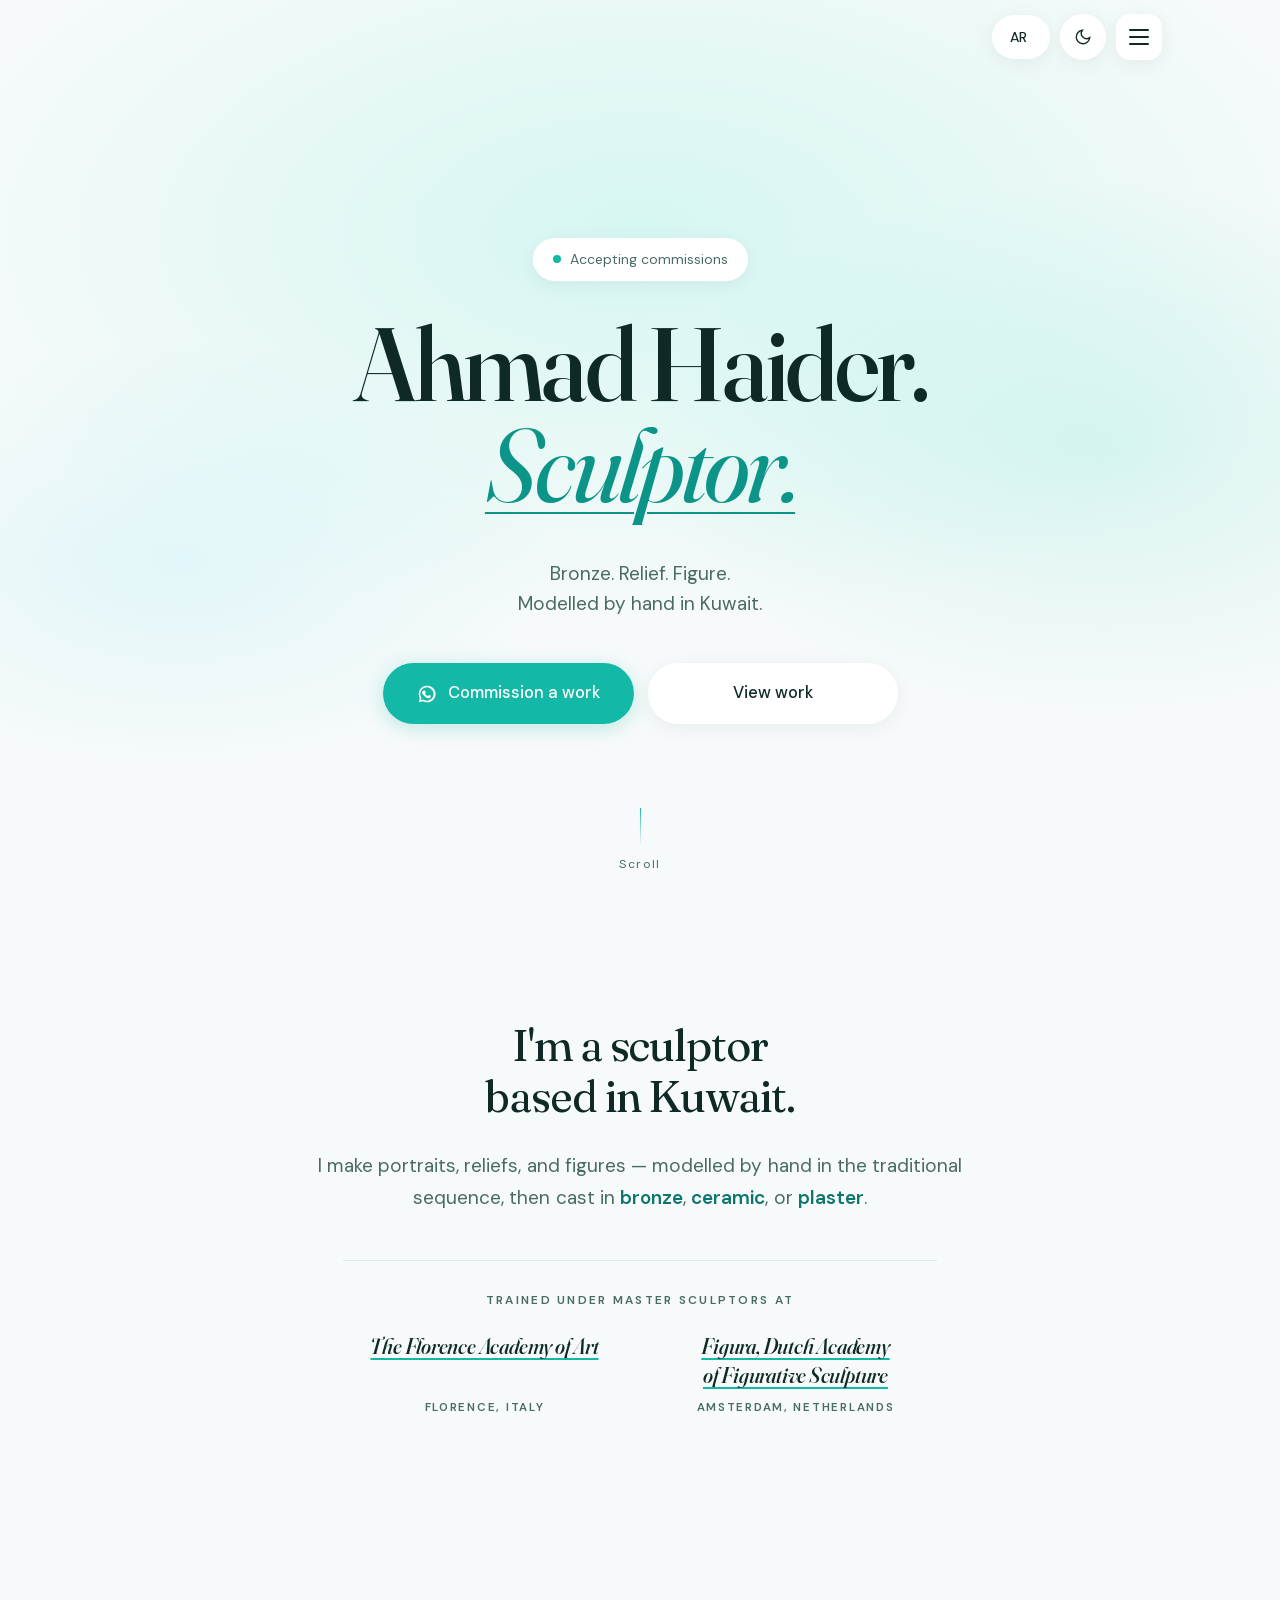
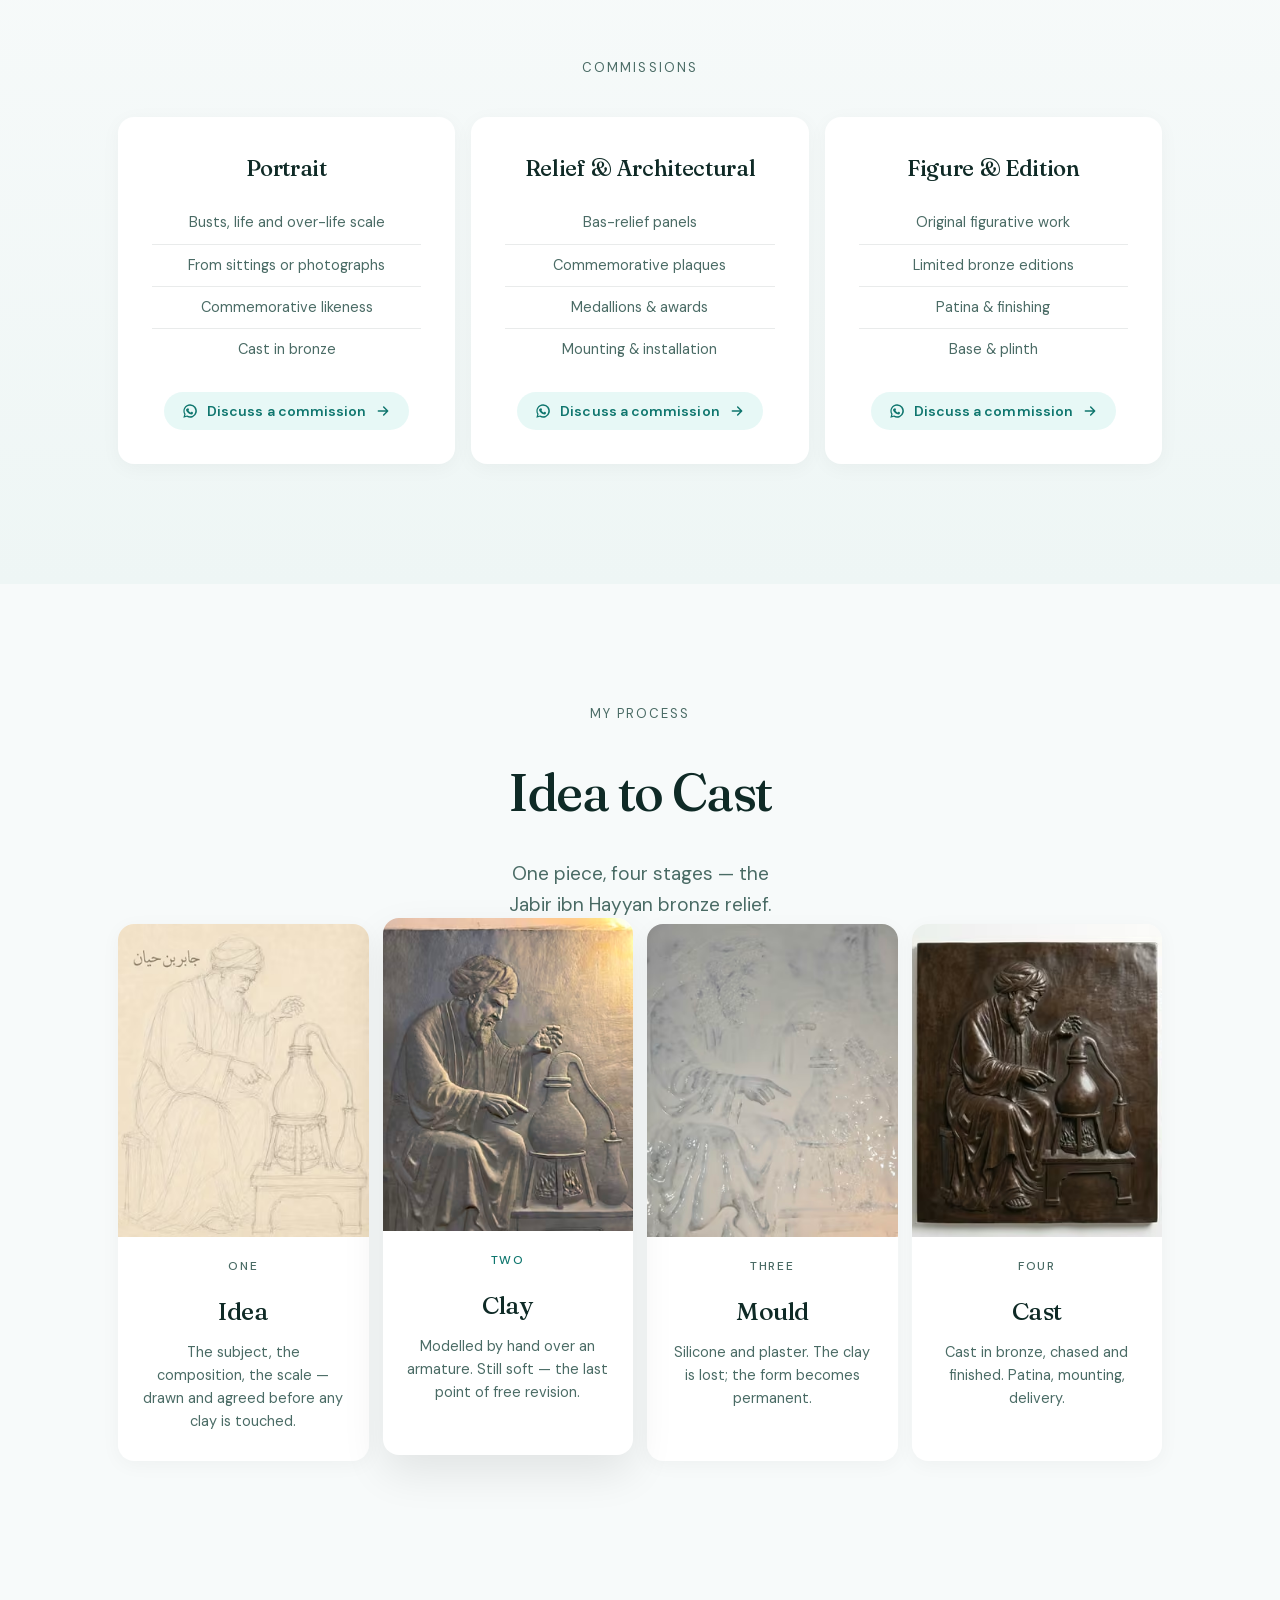
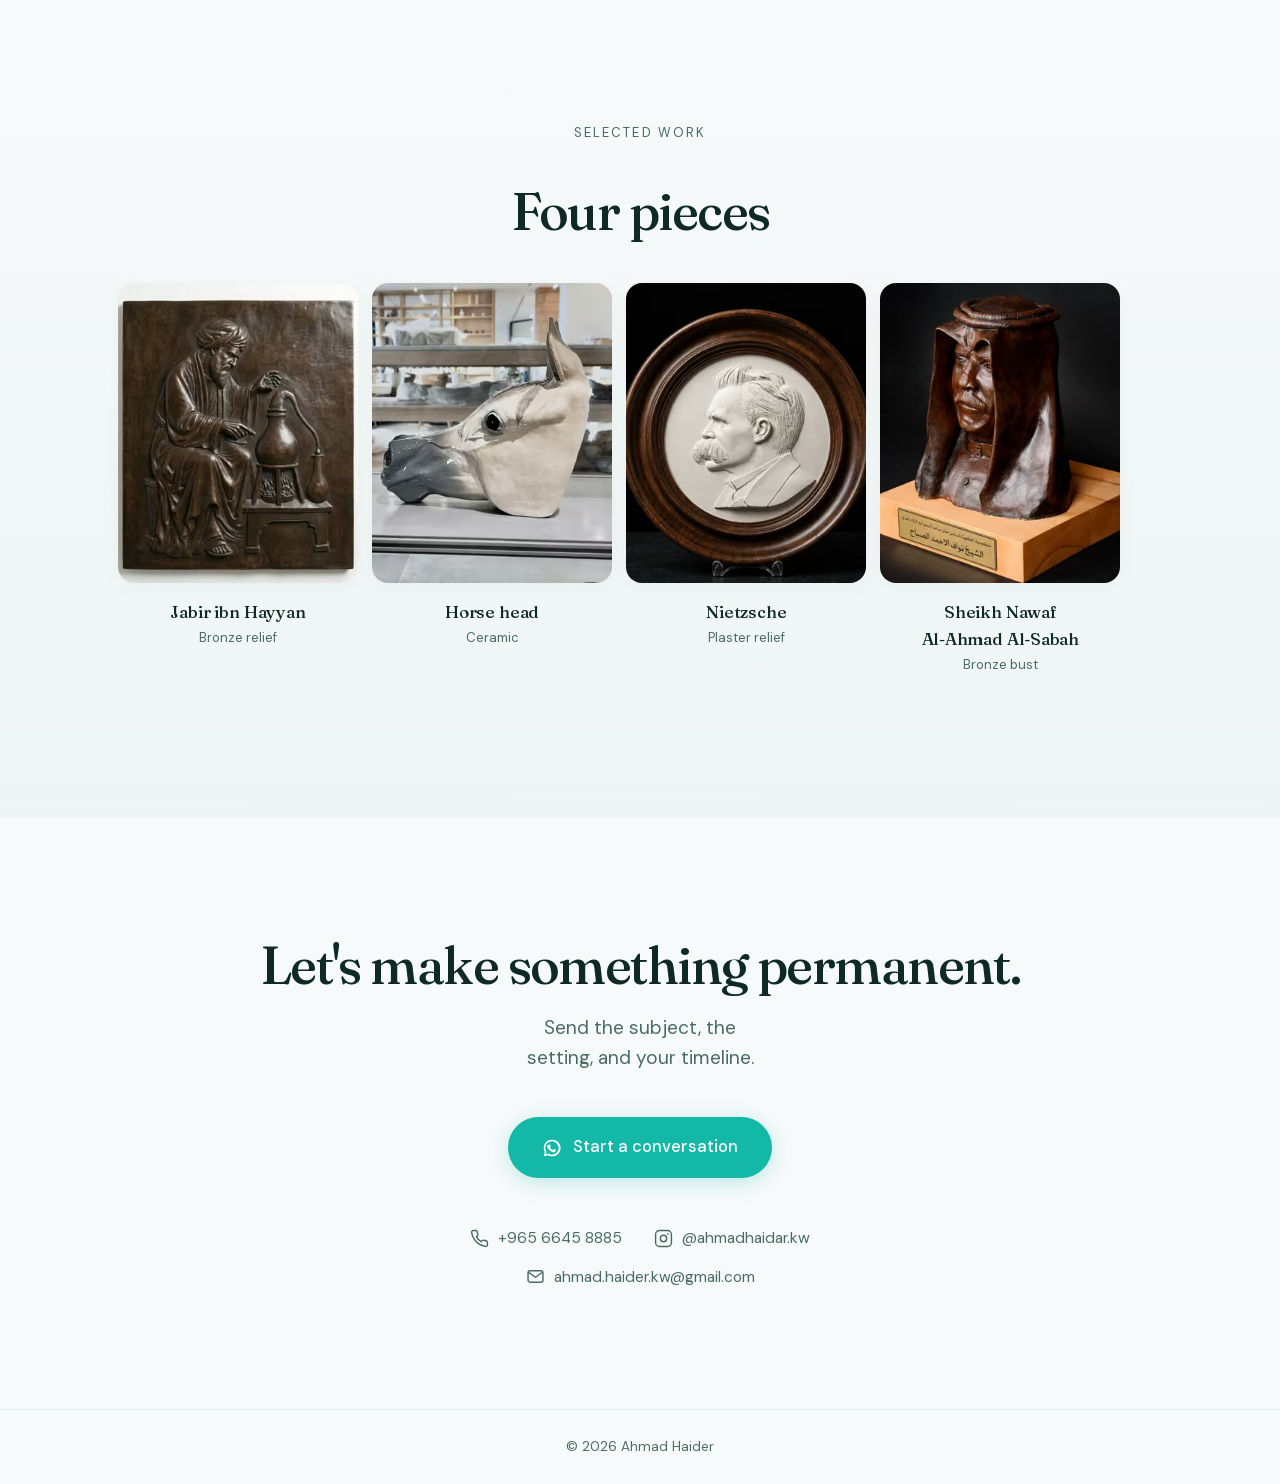
<file: index.html>
<!-- GENERATED FILE - do not edit.
     Source: src/index.html   Build: python3 build.py
     Edits made here are lost on the next build. -->
<!DOCTYPE html>

<html dir="ltr" lang="en">
<head>
<script>if(location.search.indexOf('lang=ar')>-1)location.replace('/ar/');</script>
<meta charset="utf-8"/>
<meta content="width=device-width,initial-scale=1,viewport-fit=cover" name="viewport"/>
<script>(function(){try{var t=localStorage.getItem('theme');if(t==='dark'||t==='light')document.documentElement.setAttribute('data-theme',t)}catch(e){}})();</script>
<title>Ahmad Haider — Sculptor | أحمد حيدر نحات الكويت</title>
<meta content="Ahmad Haider (أحمد حيدر) — sculptor in Kuwait. Commissioned portrait busts, reliefs and figures, cast in bronze, ceramic or plaster. نحات كويتي: بورتريه، نحت بارز، تماثيل برونزية." name="description"/>
<meta content="Ahmad Haider" name="author"/>
<link href="https://ahmadhaider.com/" rel="canonical"/><link href="https://ahmadhaider.com/" hreflang="x-default" rel="alternate"/><link href="https://ahmadhaider.com/ar/" hreflang="ar" rel="alternate"/><link href="https://ahmadhaider.com/" hreflang="en" rel="alternate"/>



<meta content="index,follow,max-image-preview:large" name="robots"/>
<meta content="KW" name="geo.region"/>
<meta content="Kuwait" name="geo.placename"/>
<meta content="#14b8a6" name="theme-color"/>
<meta content="profile" property="og:type"/>
<meta content="Ahmad Haider — Sculptor | أحمد حيدر نحات" property="og:title"/>
<meta content="Sculptor in Kuwait. Commissioned portrait busts, reliefs and figures, cast in bronze, ceramic or plaster." property="og:description"/>
<meta content="https://ahmadhaider.com/" property="og:url"/>
<meta content="https://ahmadhaider.com/og-image.jpg" property="og:image"/>
<meta content="1200" property="og:image:width"/>
<meta content="630" property="og:image:height"/>
<meta content="Ahmad Haider — figurative sculptor, Kuwait" property="og:image:alt"/>
<meta content="en_US" property="og:locale"/>
<meta content="ar_KW" property="og:locale:alternate"/>
<meta content="summary_large_image" name="twitter:card"/>
<meta content="https://ahmadhaider.com/og-image.jpg" name="twitter:image"/>
<link href="/favicon.ico" rel="icon" sizes="any"/>
<link href="/apple-touch-icon.png" rel="apple-touch-icon"/>
<link href="/site.webmanifest" rel="manifest"/>
<link as="font" crossorigin="" href="/fonts/fraunces-normal.woff2" rel="preload" type="font/woff2"/>
<link as="font" crossorigin="" href="/fonts/fraunces-italic.woff2" rel="preload" type="font/woff2"/>
<link as="font" crossorigin="" href="/fonts/dmsans-normal.woff2" rel="preload" type="font/woff2"/>
<style>
@font-face{font-family:'Fraunces';font-style:normal;font-weight:100 900;font-display:swap;src:url('/fonts/fraunces-normal.woff2') format('woff2')}
@font-face{font-family:'Fraunces';font-style:italic;font-weight:100 900;font-display:swap;src:url('/fonts/fraunces-italic.woff2') format('woff2')}
@font-face{font-family:'DM Sans';font-style:normal;font-weight:100 1000;font-display:swap;src:url('/fonts/dmsans-normal.woff2') format('woff2')}

/* ============================================================
   Ahmad Haider — Sculptor
   styles.css
   Palette, type and chrome carried over from the original build.
   ============================================================ */

:root{
  --teal-300:#5eead4;
  --teal-400:#2dd4bf;
  --teal-500:#14b8a6;
  --teal-600:#0d9488;

  --bg:#f7fafa;
  --bg-subtle:#eef6f5;
  --bg-elevated:#fff;
  --white:#fff;

  --text:#0f2a26;
  --text-secondary:#4a6b65;
  --accent:var(--teal-500);
  /* teal-500 as TEXT is 2.4:1 on --bg. These two pass AA; --accent stays for fills. */
  --accent-text:#0f766e;    /* 5.2:1 — small text */
  --accent-strong:#0d9488;  /* 3.6:1 — large text */
  --accent-light:rgba(20,184,166,.1);
  --line:rgba(15,42,38,.09);

  --font-display:'Fraunces',Georgia,serif;
  --font-body:'DM Sans',-apple-system,BlinkMacSystemFont,'Segoe UI',sans-serif;
  --font-arabic:'Noto Naskh Arabic',Georgia,serif;

  --ease-out:cubic-bezier(.16,1,.3,1);
  --ease-smooth:cubic-bezier(.4,0,.2,1);
  --gut:clamp(22px,6vw,48px);

  /* live values written by script.js */
  --mx:50%;
  --my:30%;
}

@media (prefers-color-scheme:dark){
  :root:not([data-theme="light"]){
    --bg:#0b1a18;--bg-subtle:#10221f;--bg-elevated:#152b27;--white:#152b27;
    --text:#e9f2f0;--text-secondary:#93b0ab;
    --line:rgba(233,242,240,.12);--accent:var(--teal-400);--accent-text:var(--teal-400);--accent-strong:var(--teal-400);
  }
}
:root[data-theme="dark"]{
  --bg:#0b1a18;--bg-subtle:#10221f;--bg-elevated:#152b27;--white:#152b27;
  --text:#e9f2f0;--text-secondary:#93b0ab;
  --line:rgba(233,242,240,.12);--accent:var(--teal-400);--accent-text:var(--teal-400);--accent-strong:var(--teal-400);
}

*,*::before,*::after{box-sizing:border-box}
html{-webkit-text-size-adjust:100%;scroll-behavior:smooth}
body{
  margin:0;background:var(--bg);color:var(--text);
  font-family:var(--font-body);font-size:16px;line-height:1.6;
  -webkit-font-smoothing:antialiased;overflow-x:hidden;
}
a{color:inherit}
:focus-visible{outline:2px solid var(--accent-text);outline-offset:3px;border-radius:6px}
html[dir="rtl"] body,
html[dir="rtl"] body,html[dir="rtl"] h1,html[dir="rtl"] h2,html[dir="rtl"] h3,
html[dir="rtl"] p,html[dir="rtl"] li,html[dir="rtl"] span,html[dir="rtl"] a,
html[dir="rtl"] button,html[dir="rtl"] figcaption{font-family:var(--font-arabic)}
/* the address, the number and the handle stay Latin wherever they appear */
html[dir="rtl"] [dir="ltr"]{font-family:var(--font-body)}

.wrap{width:100%;max-width:1140px;margin:0 auto;padding-inline:var(--gut)}
/* left:-9999px pushed the page 10,000px wide in RTL, where a negative left
   sits outside the RIGHT edge. Clip instead: costs no scroll width either way. */
.skip{position:absolute;width:1px;height:1px;margin:-1px;padding:0;border:0;
  overflow:hidden;clip:rect(0 0 0 0);clip-path:inset(50%);white-space:nowrap}
.skip:focus{position:fixed;width:auto;height:auto;margin:0;overflow:visible;
  clip:auto;clip-path:none;inset-inline-start:12px;top:12px;z-index:99;
  background:var(--white);color:var(--text);padding:10px 16px;border-radius:12px;
  box-shadow:0 10px 28px rgba(0,0,0,.16)}

/* ============ 01 · scroll progress hairline ============ */
.progress{
  position:fixed;top:0;left:0;height:2px;width:100%;z-index:60;transform-origin:0 50%;
  transform:scaleX(var(--p,0));
  background:linear-gradient(90deg,var(--teal-400),var(--teal-500));
  transition:transform .12s linear;pointer-events:none;
}
/* Arabic sets taller than Latin: hamza (أ) and shadda (ّ) rise above the
   Latin ascender. h1's reveal mask (overflow:hidden) was slicing them off,
   and the tight Latin leading elsewhere left no room for the marks. */
html[dir="rtl"] h1{line-height:1.55;letter-spacing:0}
html[dir="rtl"] h1 em{padding-bottom:.16em}
html[dir="rtl"] h2{line-height:1.38;letter-spacing:0}
html[dir="rtl"] .about-lead{line-height:1.55;letter-spacing:0}
html[dir="rtl"] .about-body{line-height:1.95}
html[dir="rtl"] .sub{line-height:1.85}
html[dir="rtl"] .training-label{line-height:1.9}
html[dir="rtl"] .school{line-height:1.62}
html[dir="rtl"] .step h3,html[dir="rtl"] .card h3{line-height:1.45;letter-spacing:0}
html[dir="rtl"] .eyebrow{line-height:1.8}
html[dir="rtl"] .progress{transform-origin:100% 50%}

/* ============ header ============ */
.hdr{
  position:fixed;top:0;left:0;right:0;z-index:50;padding:14px 0;
  transition:background .35s var(--ease-smooth),box-shadow .35s,transform .45s var(--ease-out);
}
.hdr.stuck{
  background:color-mix(in srgb,var(--bg) 86%,transparent);
  backdrop-filter:blur(16px);-webkit-backdrop-filter:blur(16px);
  box-shadow:0 2px 8px rgba(0,0,0,.04);
}
.hdr.hide{transform:translateY(-110%)}
.hdr-in{display:flex;align-items:center;justify-content:flex-end;gap:12px;
  max-width:1140px;margin:0 auto;padding-inline:var(--gut)}
/* keep the controls pinned to the right in both directions (flex-end is direction-aware, so RTL needs flex-start) */
html[dir="rtl"] .hdr-in{justify-content:flex-start}


.hdr-r{display:flex;align-items:center;gap:10px}
.pill{
  background:var(--white);border:0;border-radius:50px;color:var(--text);
  box-shadow:0 4px 20px rgba(0,0,0,.06);
  font-family:var(--font-body);font-size:14px;font-weight:500;cursor:pointer;
  padding:11px 18px;position:relative;overflow:hidden;
  transition:transform .35s var(--ease-out),box-shadow .35s var(--ease-out);
}
.pill:hover{box-shadow:0 8px 30px rgba(0,0,0,.08);transform:translateY(-1px)}
.pill:active{transform:scale(.94)}
#lang{min-width:58px}
#lang span{display:inline-block;transition:transform .32s var(--ease-out),opacity .2s}
#lang.flip span{transform:translateY(-110%);opacity:0}

.theme-toggle{width:46px;height:46px;padding:0;display:grid;place-content:center;border-radius:50%}
.theme-toggle svg{transition:opacity .25s var(--ease-out),transform .25s var(--ease-out)}
.theme-toggle .icon-sun,.theme-toggle .icon-moon{display:none}
.theme-toggle .icon-moon{display:block}
@media (prefers-color-scheme:dark){
  :root:not([data-theme="light"]) .theme-toggle .icon-moon{display:none}
  :root:not([data-theme="light"]) .theme-toggle .icon-sun{display:block}
}
:root[data-theme="dark"] .theme-toggle .icon-moon{display:none}
:root[data-theme="dark"] .theme-toggle .icon-sun{display:block}
:root[data-theme="light"] .theme-toggle .icon-moon{display:block}
:root[data-theme="light"] .theme-toggle .icon-sun{display:none}

.burger{width:46px;height:46px;padding:0;display:grid;place-content:center;gap:5px;border-radius:14px}
.burger i{display:block;width:20px;height:2.2px;background:var(--text);border-radius:2px;
  transition:transform .4s var(--ease-out),opacity .2s}
.burger.open i:nth-child(1){transform:translateY(7.2px) rotate(45deg)}
.burger.open i:nth-child(2){opacity:0;transform:scaleX(.2)}
.burger.open i:nth-child(3){transform:translateY(-7.2px) rotate(-45deg)}

/* ============ 02 · menu with staggered links ============ */
.menu{
  position:fixed;inset:0;z-index:45;background:var(--bg);
  display:grid;place-items:center;opacity:0;visibility:hidden;
  transition:opacity .4s var(--ease-out),visibility .4s;
}
.menu.open{opacity:1;visibility:visible}
.menu nav{display:grid;gap:6px;text-align:center}
.menu a{
  font-family:var(--font-display);font-size:clamp(30px,8vw,46px);font-weight:400;
  text-decoration:none;letter-spacing:-.025em;padding:6px 0;position:relative;
  opacity:0;transform:translateY(18px);
  transition:opacity .5s var(--ease-out),transform .5s var(--ease-out),color .25s;
}
.menu.open a{opacity:1;transform:none}
.menu.open a:nth-child(1){transition-delay:.06s}
.menu.open a:nth-child(2){transition-delay:.12s}
.menu.open a:nth-child(3){transition-delay:.18s}
.menu.open a:nth-child(4){transition-delay:.24s}
.menu.open a:nth-child(5){transition-delay:.30s}
.menu a::after{
  content:"";position:absolute;left:50%;bottom:4px;height:1.5px;width:0;
  background:var(--accent);transform:translateX(-50%);
  transition:width .4s var(--ease-out);
}
.menu a:hover{color:var(--accent-text)}
.menu a:hover::after{width:100%}

/* ============ hero ============ */
.hero{position:relative;min-height:100svh;display:grid;place-items:center;text-align:center;
  padding:110px 0 76px;overflow:hidden}
/* 03 · gradient field follows the pointer */
.hero::before{
  content:"";position:absolute;inset:-10%;pointer-events:none;
  background:
    radial-gradient(ellipse 80% 60% at var(--mx) var(--my),rgba(94,234,212,.22) 0%,transparent 60%),
    radial-gradient(ellipse 60% 50% at 80% 50%,rgba(45,212,191,.15) 0%,transparent 50%),
    radial-gradient(ellipse 50% 40% at 20% 60%,rgba(34,211,238,.10) 0%,transparent 50%);
  transition:background-position .6s var(--ease-out);
}
.hero .wrap{position:relative}

.badge{
  display:inline-flex;align-items:center;gap:9px;background:var(--white);border-radius:50px;
  padding:10px 20px;font-size:14px;color:var(--text-secondary);
  box-shadow:0 4px 20px rgba(0,0,0,.06);margin-bottom:clamp(30px,8vw,46px);
}
.dot{width:8px;height:8px;border-radius:50%;background:var(--accent);flex:none;
  box-shadow:0 0 0 0 rgba(20,184,166,.3);animation:pulse 2.4s var(--ease-out) infinite}
@keyframes pulse{50%{box-shadow:0 0 0 7px rgba(20,184,166,0)}}

h1{font-family:var(--font-display);font-weight:500;
  font-size:clamp(52px,15vw,104px);line-height:.98;letter-spacing:-.035em;margin:0}
/* 04 · masked line-by-line hero reveal */
h1 span,h1 em{display:block;overflow:hidden}
h1 span>i,h1 em>i{display:block;font-style:inherit;transform:translateY(105%);
  animation:lineUp 1.05s var(--ease-out) forwards}
h1 span>i{animation-delay:.12s}
h1 em>i{animation-delay:.24s}
h1 em{font-style:italic;font-weight:400;color:var(--accent-strong);padding-bottom:.08em}
h1 em>i{text-decoration:underline;text-decoration-thickness:2px;text-underline-offset:.1em}
@keyframes lineUp{to{transform:none}}

.sub{color:var(--text-secondary);font-size:clamp(16px,4.2vw,19px);line-height:1.6;
  max-width:30ch;margin:20px auto 0;text-align:center;text-wrap:balance}

.btns{display:grid;gap:14px;margin-top:clamp(32px,8vw,44px);justify-content:center}
@media(min-width:620px){.btns{grid-auto-flow:column}}

/* 05 · magnetic buttons */
.btn{
  display:inline-flex;align-items:center;justify-content:center;gap:11px;
  border-radius:60px;padding:17px 34px;font-size:16.5px;font-weight:500;
  text-decoration:none;min-width:250px;position:relative;overflow:hidden;
  transform:translate3d(var(--tx,0),var(--ty,0),0);
  transition:transform .5s var(--ease-out),box-shadow .4s var(--ease-out);
}
.btn>*{position:relative;z-index:1}
.btn-a{background:var(--accent);color:#fff;box-shadow:0 4px 20px rgba(20,184,166,.25)}
.btn-a:hover{box-shadow:0 14px 38px rgba(20,184,166,.38)}
.btn-b{background:var(--white);color:var(--text);box-shadow:0 4px 20px rgba(0,0,0,.06)}
.btn-b:hover{box-shadow:0 10px 32px rgba(0,0,0,.09)}
.btn:active{transform:translate3d(var(--tx,0),var(--ty,0),0) scale(.975)}
/* sheen that sweeps once on hover */
.btn::after{
  content:"";position:absolute;inset:0;z-index:0;
  background:linear-gradient(105deg,transparent 35%,rgba(255,255,255,.28) 50%,transparent 65%);
  transform:translateX(-120%);
}
.btn:hover::after{transform:translateX(120%);transition:transform .85s var(--ease-smooth)}
.btn svg{transition:transform .45s var(--ease-out)}
.btn-a:hover svg{transform:scale(1.14) rotate(-6deg)}

.scroll-c{position:absolute;bottom:26px;left:50%;transform:translateX(-50%);
  font-size:12px;letter-spacing:.14em;color:var(--text-secondary);
  display:grid;gap:9px;justify-items:center;opacity:0;animation:fadeIn .8s .9s forwards}
.scroll-c i{display:block;width:1px;height:38px;
  background:linear-gradient(to bottom,var(--accent),transparent);
  transform-origin:top;animation:drip 2.4s var(--ease-smooth) infinite}
@keyframes drip{0%{transform:scaleY(0);opacity:0}35%{opacity:1}100%{transform:scaleY(1);opacity:0}}
@keyframes fadeIn{to{opacity:1}}

/* ============ sections ============ */
section{scroll-margin-top:72px}
.band{padding-block:clamp(64px,14vw,120px)}
.band-s{background:linear-gradient(180deg,var(--bg) 0%,var(--bg-subtle) 100%)}
/* the commissions eyebrow IS that section's heading; keep it looking like the others */
h2.eyebrow{font-family:var(--font-body);font-weight:400;line-height:1.5}
.eyebrow{text-align:center;font-size:13px;letter-spacing:.16em;color:var(--text-secondary);
  margin:0 0 clamp(26px,6vw,40px)}
h2{font-family:var(--font-display);font-weight:500;font-size:clamp(32px,8vw,52px);
  line-height:1.05;letter-spacing:-.03em;margin:0 0 clamp(26px,6vw,40px);text-align:center}

/* ============ about — three tiers of hierarchy ============ */
.about-lead{font-family:var(--font-display);font-weight:400;
  font-size:clamp(29px,6.8vw,44px);line-height:1.16;letter-spacing:-.025em;
  text-align:center;max-width:17ch;margin:0 auto clamp(20px,4.4vw,28px);
  text-wrap:balance}

.about-body{font-family:var(--font-body);font-weight:400;
  font-size:clamp(16.5px,3.5vw,19px);line-height:1.68;letter-spacing:.002em;
  color:var(--text-secondary);text-align:center;max-width:52ch;margin:0 auto;
  text-wrap:pretty}
.about-body b{font-weight:600;color:var(--accent-text)}

.training{max-width:54ch;margin:clamp(32px,6.5vw,46px) auto 0;
  padding-top:clamp(22px,4.8vw,30px);border-top:1px solid var(--line)}
.training-label{font-family:var(--font-body);font-size:12px;font-weight:600;
  letter-spacing:.19em;text-transform:uppercase;color:var(--text-secondary);
  text-align:center;margin:0 0 clamp(16px,3.4vw,22px)}
.training-list{list-style:none;margin:0;padding:0;display:grid;gap:20px;align-items:stretch}
@media(min-width:720px){.training-list{grid-template-columns:1fr 1fr;gap:28px}}
.training-list li{display:flex;flex-direction:column;gap:8px;text-align:center}
.training-list .where{margin-top:auto;padding-top:2px}
.about b{font-weight:400;color:var(--accent-text)}

/* academies — display optical size, italic cut, accent rule beneath */
.school{
  font-family:var(--font-display);font-style:italic;font-weight:500;
  font-variation-settings:'opsz' 144;
  font-size:clamp(18.5px,4.1vw,22px);line-height:1.3;
  letter-spacing:-.01em;color:var(--text);
  text-decoration:underline;
  text-decoration-color:var(--accent);
  text-decoration-thickness:2px;
  text-underline-offset:.2em;
  text-decoration-skip-ink:none;
  text-wrap:balance;
}
.where{
  font-family:var(--font-body);font-style:normal;font-weight:600;
  font-size:11.5px;letter-spacing:.15em;text-transform:uppercase;
  color:var(--text-secondary);
}
[dir="rtl"] .school{font-style:normal;font-weight:700;font-family:var(--font-arabic);letter-spacing:0}
[dir="rtl"] .where{font-family:var(--font-arabic);letter-spacing:0}

/* 06 · scroll reveal */
.rv{opacity:0;transform:translateY(20px);
  transition:opacity .85s var(--ease-out),transform .85s var(--ease-out)}
.rv.in{opacity:1;transform:none}
.rv.d1{transition-delay:.08s}.rv.d2{transition-delay:.16s}.rv.d3{transition-delay:.24s}
.hero .rv{transform:translateY(14px)}

/* ============ cards ============ */
.cards{display:grid;gap:16px}
@media(min-width:800px){.cards{grid-template-columns:repeat(3,1fr)}}
.card{
  background:var(--bg-elevated);border-radius:16px;padding:clamp(26px,6vw,34px);
  box-shadow:0 4px 20px rgba(0,0,0,.04);text-align:center;position:relative;overflow:hidden;
  transition:transform .5s var(--ease-out),box-shadow .5s var(--ease-out);
}
@media(hover:hover){
  .card:hover{transform:translateY(-6px);box-shadow:0 18px 44px rgba(0,0,0,.09)}
  .card:hover h3{color:var(--accent-text)}
}
.card::before{
  content:"";position:absolute;left:0;right:0;top:0;height:2px;background:var(--accent);
  transform:scaleX(0);transform-origin:left;transition:transform .55s var(--ease-out);
}
.card:hover::before{transform:scaleX(1)}
.card h3{font-family:var(--font-display);font-weight:500;font-size:22px;
  margin:0 0 16px;letter-spacing:-.015em;transition:color .35s}
.card ul{list-style:none;margin:0;padding:0}
.card li{font-size:14.5px;color:var(--text-secondary);padding:9px 0;border-top:1px solid var(--line)}
.card li:first-child{border-top:0}


/* card CTA — pre-filled WhatsApp enquiry */
.card-cta{display:inline-flex;align-items:center;gap:9px;
  margin-top:clamp(18px,3.6vw,22px);padding:11px 18px;border-radius:50px;
  background:var(--accent-light);color:var(--accent-text);
  font-family:var(--font-body);font-size:14px;font-weight:600;
  letter-spacing:.005em;text-decoration:none;line-height:1;
  transition:background .35s var(--ease-smooth),color .35s var(--ease-smooth),
             box-shadow .4s var(--ease-out),transform .35s var(--ease-out)}
.card-cta svg{width:16px;height:16px;flex:0 0 auto}
.card-cta .arw{transition:transform .35s var(--ease-out)}
.card-cta:focus-visible{outline:2px solid var(--accent-text);outline-offset:3px}
@media(hover:hover){
  .card-cta:hover{background:var(--accent);color:#fff;
    box-shadow:0 10px 26px rgba(20,184,166,.3);transform:translateY(-1px)}
  .card-cta:hover .arw{transform:translateX(3px)}
}
[dir="rtl"] .card-cta{font-family:var(--font-arabic)}
[dir="rtl"] .card-cta .arw{transform:scaleX(-1)}
@media(hover:hover){[dir="rtl"] .card-cta:hover .arw{transform:scaleX(-1) translateX(3px)}}

/* ============ rails ============ */
.rail-wrap{position:relative}
.rail{
  display:flex;gap:14px;overflow-x:auto;scroll-snap-type:x mandatory;
  padding:4px var(--gut) 22px;margin-inline:calc(-1*var(--gut));
  -webkit-overflow-scrolling:touch;scrollbar-width:none;cursor:grab;
}
.rail::-webkit-scrollbar{display:none}
.rail.dragging{cursor:grabbing;scroll-snap-type:none;scroll-behavior:auto}
.rail.dragging *{pointer-events:none}

/* 07 · rail progress bar */
.step{
  flex:0 0 76%;max-width:290px;scroll-snap-align:center;
  background:var(--bg-elevated);border-radius:16px;padding:28px 24px;
  box-shadow:0 4px 20px rgba(0,0,0,.04);text-align:center;
  transition:transform .55s var(--ease-out),box-shadow .55s var(--ease-out),opacity .45s;
}
/* 08 · active step lifts as it centres */
.step.active{transform:translateY(-6px);box-shadow:0 18px 44px rgba(0,0,0,.09)}
.step.active b{color:var(--accent-text)}
.step-img{display:block;margin:-28px -24px 20px;border-radius:16px 16px 0 0;
  overflow:hidden;background:var(--bg-subtle)}
.step-img img{display:block;width:100%;height:auto;aspect-ratio:4/5;object-fit:cover;
  transition:transform .7s var(--ease-out)}
@media(hover:hover){.step:hover .step-img img{transform:scale(1.03)}}
@media(prefers-reduced-motion:reduce){.step-img img{transition:none}
  @media(hover:hover){.step:hover .step-img img{transform:none}}}
.step b{display:block;font-size:12px;letter-spacing:.14em;color:var(--text-secondary);
  margin-bottom:14px;font-weight:500;transition:color .35s}
.step h3{font-family:var(--font-display);font-weight:500;font-size:25px;margin:0 0 10px;letter-spacing:-.02em}
.step p{margin:0;font-size:14.5px;color:var(--text-secondary)}
@media(min-width:960px){
  .rail.steps{display:grid;grid-template-columns:repeat(4,1fr);overflow:visible;
    padding-inline:0;margin-inline:0;cursor:default}
  .rail.steps .step{flex:none;max-width:none}
}

/* ============ work plates ============ */
.work{flex:0 0 64%;max-width:250px;scroll-snap-align:center;margin:0;perspective:900px}
@media(min-width:1000px){.work{flex-basis:23%}}
/* 09 · plate tilts toward the pointer */
.plate{
  aspect-ratio:4/5;border-radius:16px;display:grid;place-items:center;overflow:hidden;
  box-shadow:0 4px 20px rgba(0,0,0,.04);
  background:linear-gradient(145deg,var(--bg-subtle),var(--bg));
  transform:rotateX(var(--rx,0deg)) rotateY(var(--ry,0deg));
  transition:transform .6s var(--ease-out),box-shadow .5s var(--ease-out);
}
.plate img{width:100%;height:100%;object-fit:cover;display:block}
@media(hover:hover){.work:hover .plate{box-shadow:0 20px 48px rgba(0,0,0,.12)}}
.work h3{font-family:var(--font-display);font-weight:500;font-size:17px;
  margin:15px 0 3px;text-align:center;letter-spacing:-.01em;text-wrap:balance}
.work p{margin:0;text-align:center;font-size:13px;color:var(--text-secondary)}

/* ============ contact ============ */
.contact{text-align:center}
.contact h2{margin-bottom:14px}
.links{display:flex;flex-wrap:wrap;gap:12px 32px;justify-content:center;
  margin-top:clamp(34px,8vw,48px);font-size:15.5px;color:var(--text-secondary)}
.links a,.links button{
  background:none;border:0;padding:0;font:inherit;color:inherit;cursor:pointer;
  text-decoration:none;display:inline-flex;align-items:center;gap:9px;position:relative;
  transition:color .3s;
}
.links a:hover,.links button:hover{color:var(--accent-text)}
a.pill{text-decoration:none}
.links .mail-row{flex:0 0 100%;display:flex;justify-content:center;margin-top:2px}
.links svg{width:19px;height:19px;flex:none;transition:transform .45s var(--ease-out)}
.links a:hover svg,.links button:hover svg{transform:scale(1.15)}
/* 10 · copy-to-clipboard confirmation */
.copied::after{
  content:attr(data-copied);position:absolute;left:50%;top:-30px;transform:translate(-50%,6px);
  background:var(--text);color:var(--bg);font-size:12px;padding:5px 11px;border-radius:50px;
  opacity:0;pointer-events:none;white-space:nowrap;
  transition:opacity .3s,transform .3s var(--ease-out);
}
.copied.show::after{opacity:1;transform:translate(-50%,0)}

footer{border-top:1px solid var(--line);padding:26px 0;text-align:center;
  font-size:13.5px;color:var(--text-secondary)}

/* 11 · FAB appears once the hero is behind you */
.fab{
  position:fixed;right:18px;bottom:18px;z-index:44;width:58px;height:58px;border-radius:50%;
  background:#25d366;display:grid;place-items:center;
  box-shadow:0 4px 20px rgba(37,211,102,.3);
  opacity:0;transform:translateY(20px) scale(.8);pointer-events:none;
  transition:opacity .45s var(--ease-out),transform .45s var(--ease-out),box-shadow .35s;
}
html[dir="rtl"] .fab{right:auto;left:18px}
.fab.show{opacity:1;transform:none;pointer-events:auto}
.fab:hover{box-shadow:0 14px 38px rgba(37,211,102,.42)}
.fab:active{transform:scale(.92)}
.fab svg{width:30px;height:30px;fill:#fff}


/* ============ reduced motion ============ */
@media (prefers-reduced-motion:reduce){
  html{scroll-behavior:auto}
  *,*::before,*::after{
    animation-duration:.001ms!important;animation-iteration-count:1!important;
    transition-duration:.001ms!important}
  h1 span>i,h1 em>i{transform:none}
  .rv{opacity:1;transform:none}
  .scroll-c{opacity:1}
  .fab{opacity:1;transform:none;pointer-events:auto}
}
</style>
<script type="application/ld+json">{"@context":"https://schema.org","@graph":[{"@type":"Person","@id":"https://ahmadhaider.com/#p","name":"Ahmad Haider","alternateName":["أحمد حيدر","احمد حيدر","Ahmad Haidar","أحمد حيدر النحات"],"jobTitle":"Sculptor","url":"https://ahmadhaider.com/","telephone":"+96566458885","email":"ahmad.haider.kw@gmail.com","description":"Sculptor in Kuwait. Commissioned portrait busts, reliefs and figures, cast in bronze, ceramic or plaster.","knowsLanguage":["ar","en"],"knowsAbout":["Sculpture","النحت","Portrait sculpture","Bas-relief","النحت البارز","Bronze casting","Figurative sculpture","تماثيل برونزية"],"address":{"@type":"PostalAddress","addressCountry":"KW","addressLocality":"Kuwait"},"sameAs":["https://instagram.com/ahmadhaidar.kw"],"alumniOf":[{"@type":"EducationalOrganization","name":"The Florence Academy of Art","sameAs":"https://www.florenceacademyofart.edu/"},{"@type":"EducationalOrganization","name":"Figura, Dutch Academy of Figurative Sculpture","sameAs":"https://www.figura-sculpture.com/"}]},{"@type":"ProfessionalService","name":"Ahmad Haider — Sculpture Studio","alternateName":"أحمد حيدر للنحت","founder":{"@id":"https://ahmadhaider.com/#p"},"url":"https://ahmadhaider.com/","telephone":"+96566458885","email":"ahmad.haider.kw@gmail.com","areaServed":["KW","GCC"],"address":{"@type":"PostalAddress","addressCountry":"KW"},"hasOfferCatalog":{"@type":"OfferCatalog","name":"Commissions","itemListElement":[{"@type":"Offer","itemOffered":{"@type":"Service","name":"Portrait — commissioned busts"}},{"@type":"Offer","itemOffered":{"@type":"Service","name":"Relief & Architectural"}},{"@type":"Offer","itemOffered":{"@type":"Service","name":"Figure & Edition"}}]}},{"@type":"VisualArtwork","@id":"https://ahmadhaider.com/#jabir","name":"Jabir ibn Hayyan","alternateName":"جابر بن حيان","creator":{"@id":"https://ahmadhaider.com/#p"},"artform":"Relief","artMedium":"Bronze","artworkSurface":"Bronze","image":"https://ahmadhaider.com/works/jabir-520.jpg","isFamilyFriendly":true},{"@type":"VisualArtwork","@id":"https://ahmadhaider.com/#horse","name":"Horse head","alternateName":"رأس حصان","creator":{"@id":"https://ahmadhaider.com/#p"},"artform":"Sculpture","artMedium":"Ceramic","artworkSurface":"Ceramic","image":"https://ahmadhaider.com/works/horse-520.jpg","isFamilyFriendly":true},{"@type":"VisualArtwork","@id":"https://ahmadhaider.com/#nietzsche","name":"Nietzsche","alternateName":"نيتشه","creator":{"@id":"https://ahmadhaider.com/#p"},"artform":"Relief","artMedium":"Plaster","artworkSurface":"Plaster","image":"https://ahmadhaider.com/works/nietzsche-520.jpg","isFamilyFriendly":true},{"@type":"VisualArtwork","@id":"https://ahmadhaider.com/#nawaf","name":"Sheikh Nawaf Al-Ahmad Al-Sabah","alternateName":"الشيخ نواف الأحمد الصباح","creator":{"@id":"https://ahmadhaider.com/#p"},"artform":"Bust","artMedium":"Bronze","artworkSurface":"Bronze","image":"https://ahmadhaider.com/works/nawaf-520.jpg","isFamilyFriendly":true},{"@type":"WebPage","@id":"https://ahmadhaider.com/#page","url":"https://ahmadhaider.com/","name":"Ahmad Haider — Sculptor","inLanguage":"en","description":"Sculptor in Kuwait. Commissioned portrait busts, reliefs and figures, cast in bronze, ceramic or plaster.","about":{"@id":"https://ahmadhaider.com/#p"},"isPartOf":{"@id":"https://ahmadhaider.com/#site"}}]}</script>
</head>
<body>
<a class="skip" href="#main">Skip to content</a>
<div class="progress" id="progress"></div>
<header class="hdr" id="hdr">
<div class="hdr-in">
<div class="hdr-r">
<a aria-label="عرض الصفحة بالعربية" class="pill" href="/ar/" hreflang="ar" id="lang" lang="ar"><span dir="ltr" id="langLabel">AR</span></a>
<button aria-label="Toggle dark mode" class="pill theme-toggle" id="themeToggle">
<svg aria-hidden="true" class="icon-sun" fill="none" height="18" stroke="currentColor" stroke-width="1.8" viewbox="0 0 24 24" width="18"><circle cx="12" cy="12" r="4"></circle><path d="M12 2v2M12 20v2M4.93 4.93l1.41 1.41M17.66 17.66l1.41 1.41M2 12h2M20 12h2M4.93 19.07l1.41-1.41M17.66 6.34l1.41-1.41"></path></svg>
<svg aria-hidden="true" class="icon-moon" fill="none" height="18" stroke="currentColor" stroke-width="1.8" viewbox="0 0 24 24" width="18"><path d="M21 12.79A9 9 0 1111.21 3 7 7 0 0021 12.79z"></path></svg>
</button>
<button aria-expanded="false" aria-label="Menu" class="pill burger" id="burger"><i></i><i></i><i></i></button>
</div>
</div>
</header>
<div class="menu" id="menu">
<nav>
<a href="#about">About</a>
<a href="#commissions">Commissions</a>
<a href="#process">Process</a>
<a href="#work">Work</a>
<a href="#contact">Contact</a>
</nav>
</div>
<main id="main">
<!-- ================= HERO ================= -->
<section class="hero" id="top">
<div class="wrap">
<div class="badge rv"><span class="dot"></span><span>Accepting commissions</span></div>
<h1>
<span><i>Ahmad Haider.</i></span>
<em><i>Sculptor.</i></em>
</h1>
<p class="sub rv d1">Bronze. Relief. Figure. Modelled by hand in Kuwait.</p>
<div class="btns rv d2">
<a class="btn btn-a" href="https://wa.me/96566458885">
<svg aria-hidden="true" fill="currentColor" height="20" viewbox="0 0 24 24" width="20"><path d="M12 2a10 10 0 00-8.6 15L2 22l5.2-1.4A10 10 0 1012 2zm0 18a8 8 0 01-4.1-1.1l-.3-.2-3 .8.8-2.9-.2-.3A8 8 0 1112 20zm4.4-6c-.2-.1-1.4-.7-1.7-.8s-.4-.1-.5.1-.6.8-.7 1-.3.2-.5.1a6.6 6.6 0 01-3.2-2.8c-.2-.4.2-.4.6-1.2.1-.2 0-.3 0-.5l-.7-1.6c-.2-.4-.4-.4-.5-.4h-.5a1 1 0 00-.7.3A2.9 2.9 0 006 10a5 5 0 001.1 2.7 11.5 11.5 0 004.4 3.9c1.6.6 2.2.7 3 .6a2.6 2.6 0 001.7-1.2 2.1 2.1 0 00.1-1.2z"></path></svg>
<span>Commission a work</span></a>
<a class="btn btn-b" href="#work">View work</a>
</div>
</div>
<div class="scroll-c"><i></i><span>Scroll</span></div>
</section>
<!-- ================= ABOUT ================= -->
<section class="band" id="about">
<div class="wrap">
<h2 class="about-lead rv">I'm a sculptor based in Kuwait.</h2>
<p class="about-body rv d1">I make portraits, reliefs, and figures — modelled by hand in the traditional sequence, then cast in <b>bronze</b>, <b>ceramic</b>, or <b>plaster</b>.</p>
<div class="training rv d2">
<p class="training-label">Trained under master sculptors at</p>
<ul class="training-list">
<li>
<span class="school">The Florence Academy of Art</span>
<span class="where">Florence, Italy</span>
</li>
<li>
<span class="school">Figura, Dutch Academy of Figurative Sculpture</span>
<span class="where">Amsterdam, Netherlands</span>
</li>
</ul>
</div>
</div>
</section>
<!-- ================= COMMISSIONS ================= -->
<section class="band band-s" id="commissions">
<div class="wrap">
<h2 class="eyebrow rv">COMMISSIONS</h2>
<div class="cards">
<div class="card rv">
<h3>Portrait</h3>
<ul>
<li>Busts, life and over-life scale</li>
<li>From sittings or photographs</li>
<li>Commemorative likeness</li>
<li>Cast in bronze</li>
</ul>
<a aria-label="Discuss a commission on WhatsApp" class="card-cta" href="https://wa.me/96566458885?text=Hi%20Ahmad%20%E2%80%94%20I%27d%20like%20to%20discuss%20a%20commissioned%20portrait."><svg aria-hidden="true" fill="currentColor" viewbox="0 0 24 24"><path d="M12 2a10 10 0 00-8.6 15L2 22l5.2-1.4A10 10 0 1012 2zm0 18a8 8 0 01-4.1-1.1l-.3-.2-3 .8.8-2.9-.2-.3A8 8 0 1112 20zm4.4-6c-.2-.1-1.4-.7-1.7-.8s-.4-.1-.5.1-.6.8-.7 1-.3.2-.5.1a6.6 6.6 0 01-3.2-2.8c-.2-.4.2-.4.6-1.2.1-.2 0-.3 0-.5l-.7-1.6c-.2-.4-.4-.4-.5-.4h-.5a1 1 0 00-.7.3A2.9 2.9 0 006 10a5 5 0 001.1 2.7 11.5 11.5 0 004.4 3.9c1.6.6 2.2.7 3 .6a2.6 2.6 0 001.7-1.2 2.1 2.1 0 00.1-1.2z"></path></svg><span>Discuss a commission</span><svg aria-hidden="true" class="arw" fill="none" stroke="currentColor" stroke-linecap="round" stroke-linejoin="round" stroke-width="2.2" viewbox="0 0 24 24"><path d="M5 12h13M13 6l6 6-6 6"></path></svg></a>
</div>
<div class="card rv d1">
<h3>Relief &amp; Architectural</h3>
<ul>
<li>Bas-relief panels</li>
<li>Commemorative plaques</li>
<li>Medallions &amp; awards</li>
<li>Mounting &amp; installation</li>
</ul>
<a aria-label="Discuss a commission on WhatsApp" class="card-cta" href="https://wa.me/96566458885?text=Hi%20Ahmad%20%E2%80%94%20I%27d%20like%20to%20discuss%20a%20commissioned%20relief."><svg aria-hidden="true" fill="currentColor" viewbox="0 0 24 24"><path d="M12 2a10 10 0 00-8.6 15L2 22l5.2-1.4A10 10 0 1012 2zm0 18a8 8 0 01-4.1-1.1l-.3-.2-3 .8.8-2.9-.2-.3A8 8 0 1112 20zm4.4-6c-.2-.1-1.4-.7-1.7-.8s-.4-.1-.5.1-.6.8-.7 1-.3.2-.5.1a6.6 6.6 0 01-3.2-2.8c-.2-.4.2-.4.6-1.2.1-.2 0-.3 0-.5l-.7-1.6c-.2-.4-.4-.4-.5-.4h-.5a1 1 0 00-.7.3A2.9 2.9 0 006 10a5 5 0 001.1 2.7 11.5 11.5 0 004.4 3.9c1.6.6 2.2.7 3 .6a2.6 2.6 0 001.7-1.2 2.1 2.1 0 00.1-1.2z"></path></svg><span>Discuss a commission</span><svg aria-hidden="true" class="arw" fill="none" stroke="currentColor" stroke-linecap="round" stroke-linejoin="round" stroke-width="2.2" viewbox="0 0 24 24"><path d="M5 12h13M13 6l6 6-6 6"></path></svg></a>
</div>
<div class="card rv d2">
<h3>Figure &amp; Edition</h3>
<ul>
<li>Original figurative work</li>
<li>Limited bronze editions</li>
<li>Patina &amp; finishing</li>
<li>Base &amp; plinth</li>
</ul>
<a aria-label="Discuss a commission on WhatsApp" class="card-cta" href="https://wa.me/96566458885?text=Hi%20Ahmad%20%E2%80%94%20I%27d%20like%20to%20discuss%20a%20commissioned%20figure."><svg aria-hidden="true" fill="currentColor" viewbox="0 0 24 24"><path d="M12 2a10 10 0 00-8.6 15L2 22l5.2-1.4A10 10 0 1012 2zm0 18a8 8 0 01-4.1-1.1l-.3-.2-3 .8.8-2.9-.2-.3A8 8 0 1112 20zm4.4-6c-.2-.1-1.4-.7-1.7-.8s-.4-.1-.5.1-.6.8-.7 1-.3.2-.5.1a6.6 6.6 0 01-3.2-2.8c-.2-.4.2-.4.6-1.2.1-.2 0-.3 0-.5l-.7-1.6c-.2-.4-.4-.4-.5-.4h-.5a1 1 0 00-.7.3A2.9 2.9 0 006 10a5 5 0 001.1 2.7 11.5 11.5 0 004.4 3.9c1.6.6 2.2.7 3 .6a2.6 2.6 0 001.7-1.2 2.1 2.1 0 00.1-1.2z"></path></svg><span>Discuss a commission</span><svg aria-hidden="true" class="arw" fill="none" stroke="currentColor" stroke-linecap="round" stroke-linejoin="round" stroke-width="2.2" viewbox="0 0 24 24"><path d="M5 12h13M13 6l6 6-6 6"></path></svg></a>
</div>
</div>
</div>
</section>
<!-- ================= PROCESS ================= -->
<section class="band" id="process">
<div class="wrap">
<p class="eyebrow rv">MY PROCESS</p>
<h2 class="rv">Idea to Cast</h2>
<p class="sub rv d1">One piece, four stages — the Jabir ibn Hayyan bronze relief.</p>
<div class="rail-wrap rv">
<div class="rail steps">
<div class="step">
<picture class="step-img">
<source sizes="(min-width:960px) 250px, min(76vw, 290px)" srcset="/process/idea-320.avif 320w, /process/idea-600.avif 600w, /process/idea-900.avif 900w" type="image/avif"/>
<source sizes="(min-width:960px) 250px, min(76vw, 290px)" srcset="/process/idea-320.webp 320w, /process/idea-600.webp 600w, /process/idea-900.webp 900w" type="image/webp"/>
<img alt="Preparatory drawing for the Jabir ibn Hayyan relief" decoding="async" height="750" loading="lazy" src="/process/idea-600.jpg" width="600"/>
</picture>
<b>ONE</b>
<h3>Idea</h3>
<p>The subject, the composition, the scale — drawn and agreed before any clay is touched.</p></div>
<div class="step">
<picture class="step-img">
<source sizes="(min-width:960px) 250px, min(76vw, 290px)" srcset="/process/clay-320.avif 320w, /process/clay-600.avif 600w, /process/clay-900.avif 900w" type="image/avif"/>
<source sizes="(min-width:960px) 250px, min(76vw, 290px)" srcset="/process/clay-320.webp 320w, /process/clay-600.webp 600w, /process/clay-900.webp 900w" type="image/webp"/>
<img alt="The relief modelled in clay in the studio" decoding="async" height="750" loading="lazy" src="/process/clay-600.jpg" width="600"/>
</picture>
<b>TWO</b>
<h3>Clay</h3>
<p>Modelled by hand over an armature. Still soft — the last point of free revision.</p></div>
<div class="step">
<picture class="step-img">
<source sizes="(min-width:960px) 250px, min(76vw, 290px)" srcset="/process/mould-320.avif 320w, /process/mould-600.avif 600w, /process/mould-900.avif 900w" type="image/avif"/>
<source sizes="(min-width:960px) 250px, min(76vw, 290px)" srcset="/process/mould-320.webp 320w, /process/mould-600.webp 600w, /process/mould-900.webp 900w" type="image/webp"/>
<img alt="Silicone mould taken from the finished clay" decoding="async" height="750" loading="lazy" src="/process/mould-600.jpg" width="600"/>
</picture>
<b>THREE</b>
<h3>Mould</h3>
<p>Silicone and plaster. The clay is lost; the form becomes permanent.</p></div>
<div class="step">
<picture class="step-img">
<source sizes="(min-width:960px) 250px, min(76vw, 290px)" srcset="/process/cast-320.avif 320w, /process/cast-600.avif 600w, /process/cast-900.avif 900w" type="image/avif"/>
<source sizes="(min-width:960px) 250px, min(76vw, 290px)" srcset="/process/cast-320.webp 320w, /process/cast-600.webp 600w, /process/cast-900.webp 900w" type="image/webp"/>
<img alt="The finished relief cast in bronze" decoding="async" height="750" loading="lazy" src="/process/cast-600.jpg" width="600"/>
</picture>
<b>FOUR</b>
<h3>Cast</h3>
<p>Cast in bronze, chased and finished. Patina, mounting, delivery.</p></div>
</div>
</div>
</div>
</section>
<!-- ================= WORK ================= -->
<section class="band band-s" id="work">
<div class="wrap">
<p class="eyebrow rv">SELECTED WORK</p>
<h2 class="rv">Four pieces</h2>
<div class="rail-wrap rv">
<div class="rail">
<figure class="work">
<div class="plate">
<picture>
<source sizes="min(64vw, 250px)" srcset="/works/jabir-320.avif 320w, /works/jabir-520.avif 520w, /works/jabir-780.avif 780w" type="image/avif"/>
<source sizes="min(64vw, 250px)" srcset="/works/jabir-320.webp 320w, /works/jabir-520.webp 520w, /works/jabir-780.webp 780w" type="image/webp"/>
<img alt="Bronze relief of Jabir ibn Hayyan at his distillation apparatus" decoding="async" height="650" loading="lazy" src="/works/jabir-520.jpg" width="520"/>
</picture>
</div>
<h3>Jabir ibn Hayyan</h3>
<p>Bronze relief</p></figure>
<figure class="work">
<div class="plate">
<picture>
<source sizes="min(64vw, 250px)" srcset="/works/horse-320.avif 320w, /works/horse-520.avif 520w, /works/horse-780.avif 780w" type="image/avif"/>
<source sizes="min(64vw, 250px)" srcset="/works/horse-320.webp 320w, /works/horse-520.webp 520w, /works/horse-780.webp 780w" type="image/webp"/>
<img alt="Glazed ceramic horse head" decoding="async" height="650" loading="lazy" src="/works/horse-520.jpg" width="520"/>
</picture>
</div>
<h3>Horse head</h3>
<p>Ceramic</p></figure>
<figure class="work">
<div class="plate">
<picture>
<source sizes="min(64vw, 250px)" srcset="/works/nietzsche-320.avif 320w, /works/nietzsche-520.avif 520w, /works/nietzsche-780.avif 780w" type="image/avif"/>
<source sizes="min(64vw, 250px)" srcset="/works/nietzsche-320.webp 320w, /works/nietzsche-520.webp 520w, /works/nietzsche-780.webp 780w" type="image/webp"/>
<img alt="Plaster relief portrait of Friedrich Nietzsche in a turned wood frame" decoding="async" height="650" loading="lazy" src="/works/nietzsche-520.jpg" width="520"/>
</picture>
</div>
<h3>Nietzsche</h3>
<p>Plaster relief</p></figure>
<figure class="work">
<div class="plate">
<picture>
<source sizes="min(64vw, 250px)" srcset="/works/nawaf-320.avif 320w, /works/nawaf-520.avif 520w, /works/nawaf-780.avif 780w" type="image/avif"/>
<source sizes="min(64vw, 250px)" srcset="/works/nawaf-320.webp 320w, /works/nawaf-520.webp 520w, /works/nawaf-780.webp 780w" type="image/webp"/>
<img alt="Bronze bust of Sheikh Nawaf Al-Ahmad Al-Sabah on a wooden plinth" decoding="async" height="650" loading="lazy" src="/works/nawaf-520.jpg" width="520"/>
</picture>
</div>
<h3>Sheikh Nawaf Al‑Ahmad Al‑Sabah</h3>
<p>Bronze bust</p></figure>
</div>
</div>
</div>
</section>
<!-- ================= CONTACT ================= -->
<section class="band contact" id="contact">
<div class="wrap">
<h2 class="rv">Let's make something permanent.</h2>
<p class="sub rv d1">Send the subject, the setting, and your timeline.</p>
<div class="btns rv d2">
<a class="btn btn-a" href="https://wa.me/96566458885">
<svg aria-hidden="true" fill="currentColor" height="20" viewbox="0 0 24 24" width="20"><path d="M12 2a10 10 0 00-8.6 15L2 22l5.2-1.4A10 10 0 1012 2zm0 18a8 8 0 01-4.1-1.1l-.3-.2-3 .8.8-2.9-.2-.3A8 8 0 1112 20zm4.4-6c-.2-.1-1.4-.7-1.7-.8s-.4-.1-.5.1-.6.8-.7 1-.3.2-.5.1a6.6 6.6 0 01-3.2-2.8c-.2-.4.2-.4.6-1.2.1-.2 0-.3 0-.5l-.7-1.6c-.2-.4-.4-.4-.5-.4h-.5a1 1 0 00-.7.3A2.9 2.9 0 006 10a5 5 0 001.1 2.7 11.5 11.5 0 004.4 3.9c1.6.6 2.2.7 3 .6a2.6 2.6 0 001.7-1.2 2.1 2.1 0 00.1-1.2z"></path></svg>
<span>Start a conversation</span></a>
</div>
<div class="links rv d3">
<button class="copied" data-copied="Copied" data-tel="+96566458885" id="copyTel">
<svg aria-hidden="true" fill="none" stroke="currentColor" stroke-width="1.8" viewbox="0 0 24 24"><path d="M22 16.9v3a2 2 0 01-2.2 2 19.8 19.8 0 01-8.6-3.1 19.5 19.5 0 01-6-6A19.8 19.8 0 012.1 4.2 2 2 0 014.1 2h3a2 2 0 012 1.7c.1 1 .4 1.9.7 2.8a2 2 0 01-.5 2.1L8.1 9.9a16 16 0 006 6l1.3-1.3a2 2 0 012.1-.4c.9.3 1.8.6 2.8.7a2 2 0 011.7 2z"></path></svg>
<span dir="ltr">+965 6645 8885</span>
</button>
<a href="https://instagram.com/ahmadhaidar.kw">
<svg aria-hidden="true" fill="none" stroke="currentColor" stroke-width="1.8" viewbox="0 0 24 24"><rect height="20" rx="5" width="20" x="2" y="2"></rect><circle cx="12" cy="12" r="4"></circle><circle cx="17.5" cy="6.5" fill="currentColor" r="1" stroke="none"></circle></svg>
<span dir="ltr">@ahmadhaidar.kw</span>
</a>
<div class="mail-row"><a aria-label="Email Ahmad Haider" class="mail" href="mailto:ahmad.haider.kw@gmail.com?subject=Sculpture%20commission">
<svg aria-hidden="true" fill="none" stroke="currentColor" stroke-linecap="round" stroke-linejoin="round" stroke-width="1.8" viewbox="0 0 24 24"><rect height="14.4" rx="2.6" width="18.8" x="2.6" y="4.8"></rect><path d="M3.2 6.6 12 13l8.8-6.4"></path></svg>
<span dir="ltr">ahmad.haider.kw@gmail.com</span>
</a></div>
</div>
</div>
</section>
</main>
<footer><div class="wrap">© 2026 Ahmad Haider</div></footer>
<a aria-label="WhatsApp" class="fab" href="https://wa.me/96566458885" id="fab">
<svg aria-hidden="true" viewbox="0 0 24 24"><path d="M12 2a10 10 0 00-8.6 15L2 22l5.2-1.4A10 10 0 1012 2zm0 18a8 8 0 01-4.1-1.1l-.3-.2-3 .8.8-2.9-.2-.3A8 8 0 1112 20zm4.4-6c-.2-.1-1.4-.7-1.7-.8s-.4-.1-.5.1-.6.8-.7 1-.3.2-.5.1a6.6 6.6 0 01-3.2-2.8c-.2-.4.2-.4.6-1.2.1-.2 0-.3 0-.5l-.7-1.6c-.2-.4-.4-.4-.5-.4h-.5a1 1 0 00-.7.3A2.9 2.9 0 006 10a5 5 0 001.1 2.7 11.5 11.5 0 004.4 3.9c1.6.6 2.2.7 3 .6a2.6 2.6 0 001.7-1.2 2.1 2.1 0 00.1-1.2z"></path></svg>
</a>
<script>
/* ============================================================
   Ahmad Haider — Sculptor
   script.js  ·  vanilla, no dependencies
   ============================================================ */
(function () {
  'use strict';

  var reduced = matchMedia('(prefers-reduced-motion: reduce)').matches;
  var fine = matchMedia('(hover: hover) and (pointer: fine)').matches;
  var $ = function (s, c) { return (c || document).querySelector(s); };
  var $$ = function (s, c) { return Array.prototype.slice.call((c || document).querySelectorAll(s)); };

  /* ---------- 01 · scroll progress + header behaviour ---------- */
  var hdr = $('#hdr');
  var bar = $('#progress');
  var last = 0, ticking = false;

  var maxScroll = 0;
  function measure() { maxScroll = document.documentElement.scrollHeight - innerHeight; }
  measure();
  addEventListener('resize', measure);
  addEventListener('load', measure);

  function onScroll() {
    var y = window.scrollY;
    var max = maxScroll;
    bar.style.setProperty('--p', max > 0 ? (y / max).toFixed(4) : 0);

    hdr.classList.toggle('stuck', y > 20);
    // hide going down, reveal going up — but never over the hero
    if (y > 260 && y > last + 4) hdr.classList.add('hide');
    else if (y < last - 4 || y < 260) hdr.classList.remove('hide');
    last = y;

    $('#fab').classList.toggle('show', y > innerHeight * 0.6);
    ticking = false;
  }
  addEventListener('scroll', function () {
    if (!ticking) { ticking = true; requestAnimationFrame(onScroll); }
  }, { passive: true });
  onScroll();

  /* ---------- 02 · menu ---------- */
  var burger = $('#burger'), menu = $('#menu'), opener = null;
  function setMenu(open, restore) {
    burger.classList.toggle('open', open);
    menu.classList.toggle('open', open);
    burger.setAttribute('aria-expanded', open);
    document.body.style.overflow = open ? 'hidden' : '';
    if (open) {
      opener = document.activeElement;
      var first = menu.querySelector('a[href]');
      if (first) first.focus();
    } else if (restore && opener) {
      opener.focus();
      opener = null;
    }
  }
  burger.addEventListener('click', function () { setMenu(!menu.classList.contains('open'), true); });
  // a nav link should land you at the section, so don't drag focus back here
  menu.addEventListener('click', function (e) { if (e.target.tagName === 'A') setMenu(false, false); });
  addEventListener('keydown', function (e) { if (e.key === 'Escape') setMenu(false, true); });
  // the overlay covers the page: without this, Tab walks into what it hides
  addEventListener('keydown', function (e) {
    if (e.key !== 'Tab' || !menu.classList.contains('open')) return;
    var items = menu.querySelectorAll('a[href]');
    if (!items.length) return;
    var first = items[0], last = items[items.length - 1];
    if (e.shiftKey && document.activeElement === first) { e.preventDefault(); last.focus(); }
    else if (!e.shiftKey && document.activeElement === last) { e.preventDefault(); first.focus(); }
  });

  /* ---------- 03 · hero gradient follows the pointer ---------- */
  var hero = $('.hero');
  if (fine && !reduced && hero) {
    var hx = 50, hy = 30, tx = 50, ty = 30, raf = null;
    hero.addEventListener('pointermove', function (e) {
      var r = hero.getBoundingClientRect();
      tx = ((e.clientX - r.left) / r.width) * 100;
      ty = ((e.clientY - r.top) / r.height) * 100;
      if (!raf) raf = requestAnimationFrame(drift);
    });
    function drift() {
      hx += (tx - hx) * 0.06;
      hy += (ty - hy) * 0.06;
      hero.style.setProperty('--mx', hx.toFixed(2) + '%');
      hero.style.setProperty('--my', hy.toFixed(2) + '%');
      raf = (Math.abs(tx - hx) > 0.2 || Math.abs(ty - hy) > 0.2)
        ? requestAnimationFrame(drift) : null;
    }
  }

  /* ---------- 04 · scroll reveal ---------- */
  var targets = $$('.rv').filter(function(n){return !n.closest('.hero');});
  if (reduced || !('IntersectionObserver' in window)) {
    $$('.rv').forEach(function (n) { n.classList.add('in'); });
  } else {
    $$('.hero .rv').forEach(function (n, i) {
      setTimeout(function () { n.classList.add('in'); }, 80 + i * 90);
    });
    var io = new IntersectionObserver(function (entries) {
      entries.forEach(function (en) {
        if (en.isIntersecting) { en.target.classList.add('in'); io.unobserve(en.target); }
      });
    }, { rootMargin: '0px 0px -12% 0px', threshold: 0.15 });
    targets.forEach(function (n) { io.observe(n); });
  }

  /* ---------- 05 · magnetic buttons ---------- */
  if (fine && !reduced) {
    $$('.btn').forEach(function (b) {
      b.addEventListener('pointermove', function (e) {
        var r = b.getBoundingClientRect();
        b.style.setProperty('--tx', ((e.clientX - r.left - r.width / 2) * 0.16).toFixed(2) + 'px');
        b.style.setProperty('--ty', ((e.clientY - r.top - r.height / 2) * 0.28).toFixed(2) + 'px');
      });
      b.addEventListener('pointerleave', function () {
        b.style.setProperty('--tx', '0px'); b.style.setProperty('--ty', '0px');
      });
    });
  }

  /* ---------- 06 · plates tilt toward the pointer ---------- */
  if (fine && !reduced) {
    $$('.work').forEach(function (w) {
      var p = $('.plate', w);
      w.addEventListener('pointermove', function (e) {
        var r = w.getBoundingClientRect();
        var x = (e.clientX - r.left) / r.width - 0.5;
        var y = (e.clientY - r.top) / r.height - 0.5;
        p.style.setProperty('--ry', (x * 9).toFixed(2) + 'deg');
        p.style.setProperty('--rx', (-y * 9).toFixed(2) + 'deg');
      });
      w.addEventListener('pointerleave', function () {
        p.style.setProperty('--ry', '0deg'); p.style.setProperty('--rx', '0deg');
      });
    });
  }

  /* ---------- 07 · rails: drag to scroll, progress, active step ---------- */
  $$('.rail').forEach(function (rail) {
    var steps = $$('.step', rail);

    function update() {
      if (steps.length) {
        var mid = rail.getBoundingClientRect().left + rail.clientWidth / 2;
        var best = null, bestD = Infinity;
        steps.forEach(function (s) {
          var r = s.getBoundingClientRect();
          var d = Math.abs(r.left + r.width / 2 - mid);
          if (d < bestD) { bestD = d; best = s; }
        });
        steps.forEach(function (s) { s.classList.toggle('active', s === best); });
      }
    }
    rail.addEventListener('scroll', function () { requestAnimationFrame(update); }, { passive: true });
    addEventListener('resize', update);
    update();

    // pointer drag, desktop only — touch already scrolls natively
    if (!fine) return;
    var down = false, startX = 0, startL = 0, moved = 0;
    rail.addEventListener('pointerdown', function (e) {
      if (e.button !== 0) return;
      down = true; moved = 0; startX = e.clientX; startL = rail.scrollLeft;
      rail.classList.add('dragging');
    });
    addEventListener('pointermove', function (e) {
      if (!down) return;
      var dx = e.clientX - startX;
      moved = Math.abs(dx);
      rail.scrollLeft = startL - dx;
    });
    addEventListener('pointerup', function () {
      if (!down) return;
      down = false; rail.classList.remove('dragging');
    });
  });

  /* ---------- 08 · copy the number ---------- */
  var copyBtn = $('#copyTel');
  if (copyBtn) {
    copyBtn.addEventListener('click', function () {
      var n = copyBtn.getAttribute('data-tel');
      var done = function () {
        copyBtn.classList.add('show');
        setTimeout(function () { copyBtn.classList.remove('show'); }, 1600);
      };
      if (navigator.clipboard) navigator.clipboard.writeText(n).then(done, done);
      else done();
    });
  }

  /* ---------- 09b · theme toggle (manual override; automatic stays system-driven) ---------- */
  var themeBtn = $('#themeToggle');
  if (themeBtn) {
    themeBtn.addEventListener('click', function () {
      var current = document.documentElement.getAttribute('data-theme');
      if (current !== 'dark' && current !== 'light') {
        current = matchMedia('(prefers-color-scheme: dark)').matches ? 'dark' : 'light';
      }
      var next = current === 'dark' ? 'light' : 'dark';
      document.documentElement.setAttribute('data-theme', next);
      try { localStorage.setItem('theme', next); } catch (e) {}
    });
  }

  /* ---------- 09a · Arabic webfont, loaded on demand ---------- */

  /* ---------- 09 · rails open on the first card ---------- */
  // WebKit keeps a pixel offset from the LEFT edge, which in RTL is the last
  // card. scrollLeft = 0 is the logical start in both engines and directions.
  $$('.rail').forEach(function (r) { r.scrollLeft = 0; });
})();
</script>
<!-- Cloudflare Web Analytics --><script data-cf-beacon='{"token": "b2b15877e6084dceb1fbe29e4519a4da"}' src="https://static.cloudflareinsights.com/beacon.min.js" type="module"></script><!-- End Cloudflare Web Analytics -->
</body>
</html>
</file>
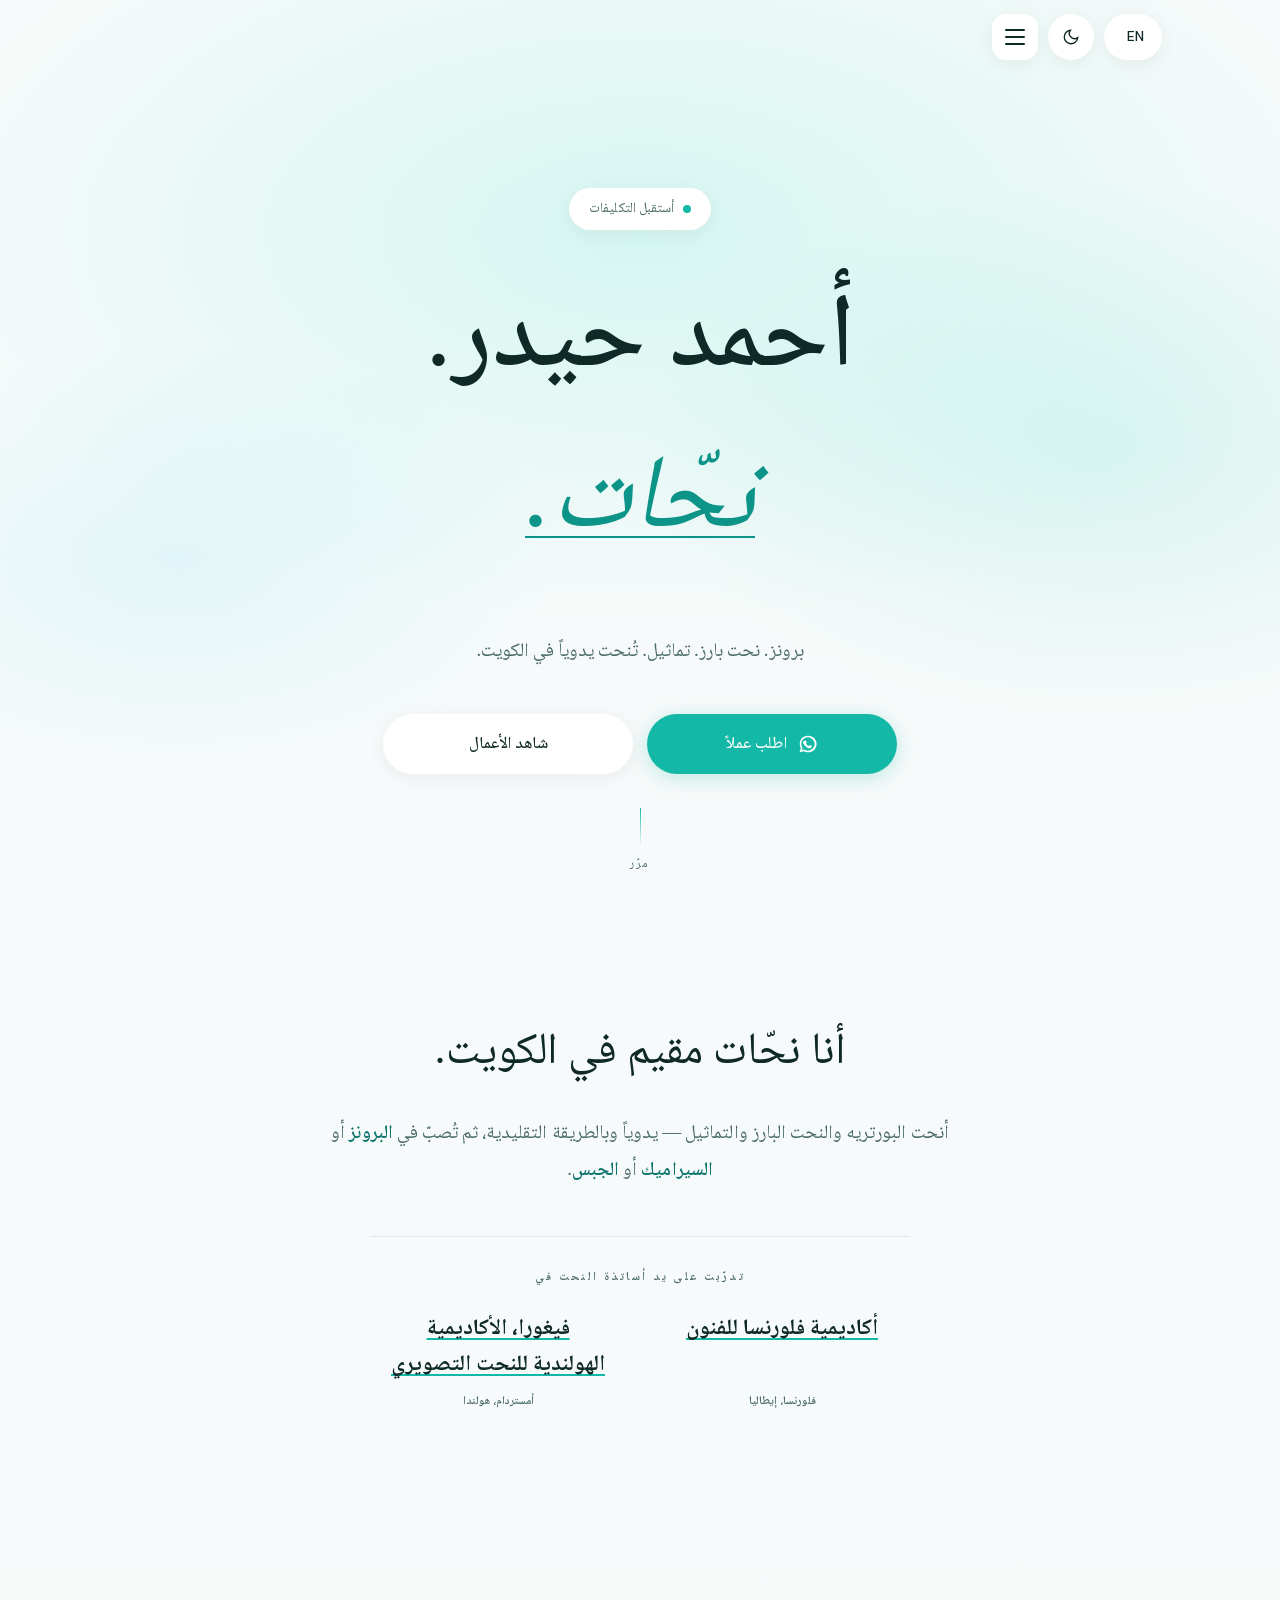
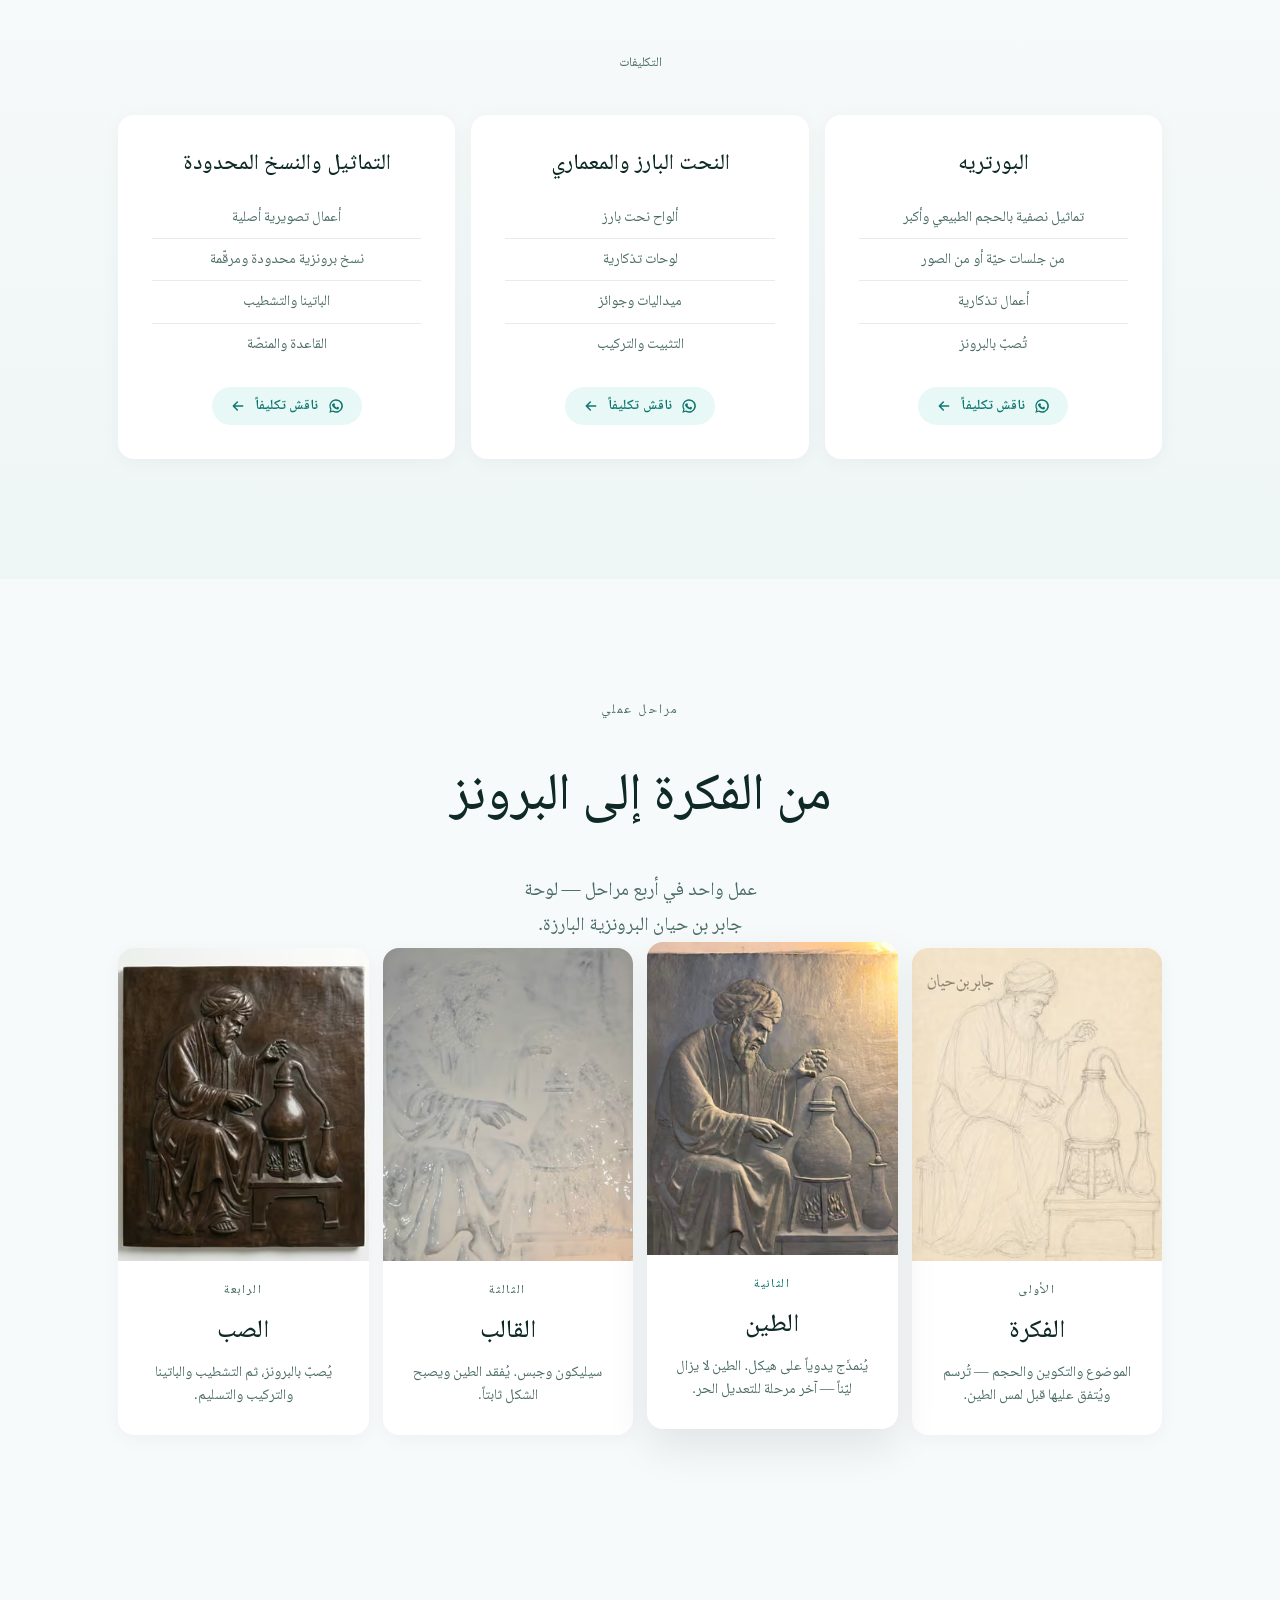
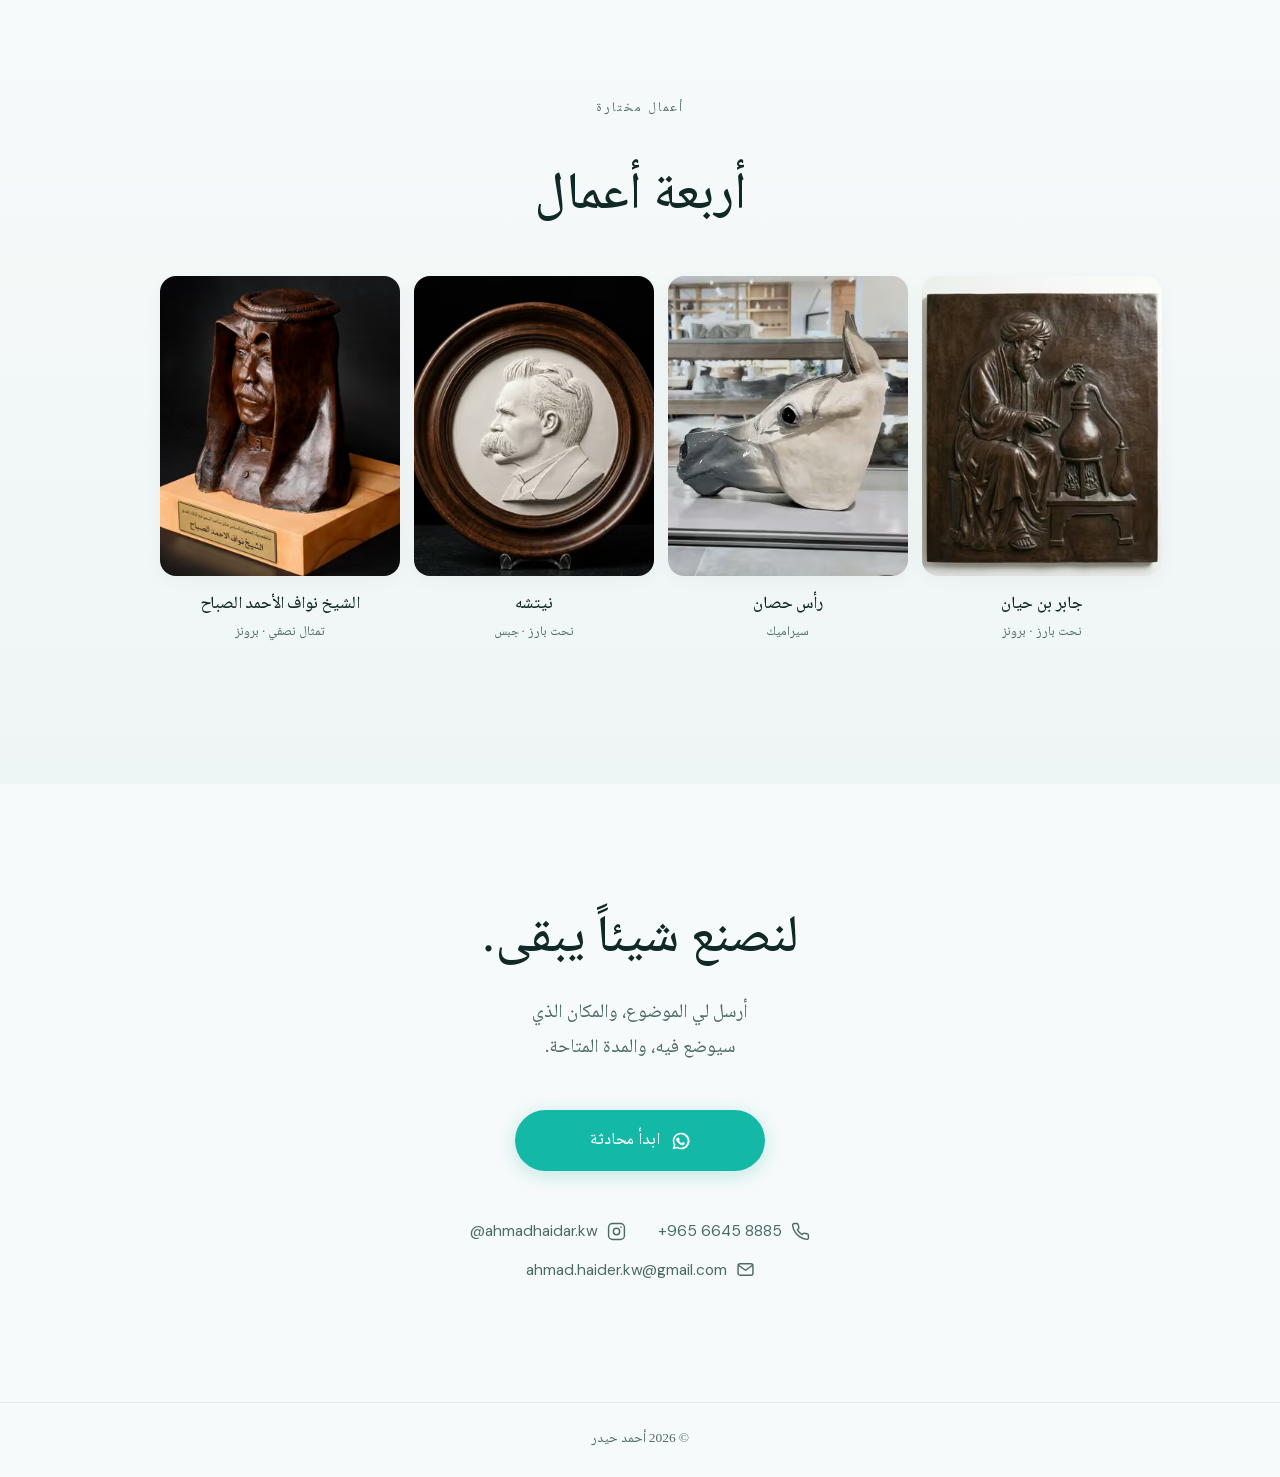
<file: ar/index.html>
<!-- GENERATED FILE - do not edit.
     Source: src/index.html   Build: python3 build.py
     Edits made here are lost on the next build. -->
<!DOCTYPE html>

<html dir="rtl" lang="ar">
<head>
<meta charset="utf-8"/>
<meta content="width=device-width,initial-scale=1,viewport-fit=cover" name="viewport"/>
<script>(function(){try{var t=localStorage.getItem('theme');if(t==='dark'||t==='light')document.documentElement.setAttribute('data-theme',t)}catch(e){}})();</script>
<title>أحمد حيدر — نحّات كويتي | Ahmad Haider, Sculptor</title>
<meta content="أحمد حيدر، نحّات مقيم في الكويت. تماثيل نصفية وبورتريه ونحت بارز ونسخ محدودة، تُصبّ بالبرونز أو السيراميك أو الجبس." name="description"/>
<meta content="Ahmad Haider" name="author"/>
<link href="https://ahmadhaider.com/ar/" rel="canonical"/><link href="https://ahmadhaider.com/" hreflang="x-default" rel="alternate"/><link href="https://ahmadhaider.com/ar/" hreflang="ar" rel="alternate"/><link href="https://ahmadhaider.com/" hreflang="en" rel="alternate"/>



<meta content="index,follow,max-image-preview:large" name="robots"/>
<meta content="KW" name="geo.region"/>
<meta content="Kuwait" name="geo.placename"/>
<meta content="#14b8a6" name="theme-color"/>
<meta content="profile" property="og:type"/>
<meta content="أحمد حيدر — نحّات كويتي" property="og:title"/>
<meta content="نحّات مقيم في الكويت. تماثيل نصفية وبورتريه ونحت بارز، تُصبّ بالبرونز أو السيراميك أو الجبس." property="og:description"/>
<meta content="https://ahmadhaider.com/ar/" property="og:url"/>
<meta content="https://ahmadhaider.com/og-image.jpg" property="og:image"/>
<meta content="1200" property="og:image:width"/>
<meta content="630" property="og:image:height"/>
<meta content="Ahmad Haider — figurative sculptor, Kuwait" property="og:image:alt"/>
<meta content="ar_KW" property="og:locale"/>
<meta content="en_US" property="og:locale:alternate"/>
<meta content="summary_large_image" name="twitter:card"/>
<meta content="https://ahmadhaider.com/og-image.jpg" name="twitter:image"/>
<link href="/favicon.ico" rel="icon" sizes="any"/>
<link href="/apple-touch-icon.png" rel="apple-touch-icon"/>
<link href="/site.webmanifest" rel="manifest"/>
<link as="font" crossorigin="" href="/fonts/naskh-arabic.woff2" rel="preload" type="font/woff2"/><link as="font" crossorigin="" href="/fonts/fraunces-normal.woff2" rel="preload" type="font/woff2"/>

<link as="font" crossorigin="" href="/fonts/dmsans-normal.woff2" rel="preload" type="font/woff2"/>
<style>
@font-face{font-family:'Noto Naskh Arabic';font-style:normal;font-weight:400 700;font-display:swap;src:url('/fonts/naskh-arabic.woff2') format('woff2')}
@font-face{font-family:'Fraunces';font-style:normal;font-weight:100 900;font-display:swap;src:url('/fonts/fraunces-normal.woff2') format('woff2')}
@font-face{font-family:'Fraunces';font-style:italic;font-weight:100 900;font-display:swap;src:url('/fonts/fraunces-italic.woff2') format('woff2')}
@font-face{font-family:'DM Sans';font-style:normal;font-weight:100 1000;font-display:swap;src:url('/fonts/dmsans-normal.woff2') format('woff2')}

/* ============================================================
   Ahmad Haider — Sculptor
   styles.css
   Palette, type and chrome carried over from the original build.
   ============================================================ */

:root{
  --teal-300:#5eead4;
  --teal-400:#2dd4bf;
  --teal-500:#14b8a6;
  --teal-600:#0d9488;

  --bg:#f7fafa;
  --bg-subtle:#eef6f5;
  --bg-elevated:#fff;
  --white:#fff;

  --text:#0f2a26;
  --text-secondary:#4a6b65;
  --accent:var(--teal-500);
  /* teal-500 as TEXT is 2.4:1 on --bg. These two pass AA; --accent stays for fills. */
  --accent-text:#0f766e;    /* 5.2:1 — small text */
  --accent-strong:#0d9488;  /* 3.6:1 — large text */
  --accent-light:rgba(20,184,166,.1);
  --line:rgba(15,42,38,.09);

  --font-display:'Fraunces',Georgia,serif;
  --font-body:'DM Sans',-apple-system,BlinkMacSystemFont,'Segoe UI',sans-serif;
  --font-arabic:'Noto Naskh Arabic',Georgia,serif;

  --ease-out:cubic-bezier(.16,1,.3,1);
  --ease-smooth:cubic-bezier(.4,0,.2,1);
  --gut:clamp(22px,6vw,48px);

  /* live values written by script.js */
  --mx:50%;
  --my:30%;
}

@media (prefers-color-scheme:dark){
  :root:not([data-theme="light"]){
    --bg:#0b1a18;--bg-subtle:#10221f;--bg-elevated:#152b27;--white:#152b27;
    --text:#e9f2f0;--text-secondary:#93b0ab;
    --line:rgba(233,242,240,.12);--accent:var(--teal-400);--accent-text:var(--teal-400);--accent-strong:var(--teal-400);
  }
}
:root[data-theme="dark"]{
  --bg:#0b1a18;--bg-subtle:#10221f;--bg-elevated:#152b27;--white:#152b27;
  --text:#e9f2f0;--text-secondary:#93b0ab;
  --line:rgba(233,242,240,.12);--accent:var(--teal-400);--accent-text:var(--teal-400);--accent-strong:var(--teal-400);
}

*,*::before,*::after{box-sizing:border-box}
html{-webkit-text-size-adjust:100%;scroll-behavior:smooth}
body{
  margin:0;background:var(--bg);color:var(--text);
  font-family:var(--font-body);font-size:16px;line-height:1.6;
  -webkit-font-smoothing:antialiased;overflow-x:hidden;
}
a{color:inherit}
:focus-visible{outline:2px solid var(--accent-text);outline-offset:3px;border-radius:6px}
html[dir="rtl"] body,
html[dir="rtl"] body,html[dir="rtl"] h1,html[dir="rtl"] h2,html[dir="rtl"] h3,
html[dir="rtl"] p,html[dir="rtl"] li,html[dir="rtl"] span,html[dir="rtl"] a,
html[dir="rtl"] button,html[dir="rtl"] figcaption{font-family:var(--font-arabic)}
/* the address, the number and the handle stay Latin wherever they appear */
html[dir="rtl"] [dir="ltr"]{font-family:var(--font-body)}

.wrap{width:100%;max-width:1140px;margin:0 auto;padding-inline:var(--gut)}
/* left:-9999px pushed the page 10,000px wide in RTL, where a negative left
   sits outside the RIGHT edge. Clip instead: costs no scroll width either way. */
.skip{position:absolute;width:1px;height:1px;margin:-1px;padding:0;border:0;
  overflow:hidden;clip:rect(0 0 0 0);clip-path:inset(50%);white-space:nowrap}
.skip:focus{position:fixed;width:auto;height:auto;margin:0;overflow:visible;
  clip:auto;clip-path:none;inset-inline-start:12px;top:12px;z-index:99;
  background:var(--white);color:var(--text);padding:10px 16px;border-radius:12px;
  box-shadow:0 10px 28px rgba(0,0,0,.16)}

/* ============ 01 · scroll progress hairline ============ */
.progress{
  position:fixed;top:0;left:0;height:2px;width:100%;z-index:60;transform-origin:0 50%;
  transform:scaleX(var(--p,0));
  background:linear-gradient(90deg,var(--teal-400),var(--teal-500));
  transition:transform .12s linear;pointer-events:none;
}
/* Arabic sets taller than Latin: hamza (أ) and shadda (ّ) rise above the
   Latin ascender. h1's reveal mask (overflow:hidden) was slicing them off,
   and the tight Latin leading elsewhere left no room for the marks. */
html[dir="rtl"] h1{line-height:1.55;letter-spacing:0}
html[dir="rtl"] h1 em{padding-bottom:.16em}
html[dir="rtl"] h2{line-height:1.38;letter-spacing:0}
html[dir="rtl"] .about-lead{line-height:1.55;letter-spacing:0}
html[dir="rtl"] .about-body{line-height:1.95}
html[dir="rtl"] .sub{line-height:1.85}
html[dir="rtl"] .training-label{line-height:1.9}
html[dir="rtl"] .school{line-height:1.62}
html[dir="rtl"] .step h3,html[dir="rtl"] .card h3{line-height:1.45;letter-spacing:0}
html[dir="rtl"] .eyebrow{line-height:1.8}
html[dir="rtl"] .progress{transform-origin:100% 50%}

/* ============ header ============ */
.hdr{
  position:fixed;top:0;left:0;right:0;z-index:50;padding:14px 0;
  transition:background .35s var(--ease-smooth),box-shadow .35s,transform .45s var(--ease-out);
}
.hdr.stuck{
  background:color-mix(in srgb,var(--bg) 86%,transparent);
  backdrop-filter:blur(16px);-webkit-backdrop-filter:blur(16px);
  box-shadow:0 2px 8px rgba(0,0,0,.04);
}
.hdr.hide{transform:translateY(-110%)}
.hdr-in{display:flex;align-items:center;justify-content:flex-end;gap:12px;
  max-width:1140px;margin:0 auto;padding-inline:var(--gut)}
/* keep the controls pinned to the right in both directions (flex-end is direction-aware, so RTL needs flex-start) */
html[dir="rtl"] .hdr-in{justify-content:flex-start}


.hdr-r{display:flex;align-items:center;gap:10px}
.pill{
  background:var(--white);border:0;border-radius:50px;color:var(--text);
  box-shadow:0 4px 20px rgba(0,0,0,.06);
  font-family:var(--font-body);font-size:14px;font-weight:500;cursor:pointer;
  padding:11px 18px;position:relative;overflow:hidden;
  transition:transform .35s var(--ease-out),box-shadow .35s var(--ease-out);
}
.pill:hover{box-shadow:0 8px 30px rgba(0,0,0,.08);transform:translateY(-1px)}
.pill:active{transform:scale(.94)}
#lang{min-width:58px}
#lang span{display:inline-block;transition:transform .32s var(--ease-out),opacity .2s}
#lang.flip span{transform:translateY(-110%);opacity:0}

.theme-toggle{width:46px;height:46px;padding:0;display:grid;place-content:center;border-radius:50%}
.theme-toggle svg{transition:opacity .25s var(--ease-out),transform .25s var(--ease-out)}
.theme-toggle .icon-sun,.theme-toggle .icon-moon{display:none}
.theme-toggle .icon-moon{display:block}
@media (prefers-color-scheme:dark){
  :root:not([data-theme="light"]) .theme-toggle .icon-moon{display:none}
  :root:not([data-theme="light"]) .theme-toggle .icon-sun{display:block}
}
:root[data-theme="dark"] .theme-toggle .icon-moon{display:none}
:root[data-theme="dark"] .theme-toggle .icon-sun{display:block}
:root[data-theme="light"] .theme-toggle .icon-moon{display:block}
:root[data-theme="light"] .theme-toggle .icon-sun{display:none}

.burger{width:46px;height:46px;padding:0;display:grid;place-content:center;gap:5px;border-radius:14px}
.burger i{display:block;width:20px;height:2.2px;background:var(--text);border-radius:2px;
  transition:transform .4s var(--ease-out),opacity .2s}
.burger.open i:nth-child(1){transform:translateY(7.2px) rotate(45deg)}
.burger.open i:nth-child(2){opacity:0;transform:scaleX(.2)}
.burger.open i:nth-child(3){transform:translateY(-7.2px) rotate(-45deg)}

/* ============ 02 · menu with staggered links ============ */
.menu{
  position:fixed;inset:0;z-index:45;background:var(--bg);
  display:grid;place-items:center;opacity:0;visibility:hidden;
  transition:opacity .4s var(--ease-out),visibility .4s;
}
.menu.open{opacity:1;visibility:visible}
.menu nav{display:grid;gap:6px;text-align:center}
.menu a{
  font-family:var(--font-display);font-size:clamp(30px,8vw,46px);font-weight:400;
  text-decoration:none;letter-spacing:-.025em;padding:6px 0;position:relative;
  opacity:0;transform:translateY(18px);
  transition:opacity .5s var(--ease-out),transform .5s var(--ease-out),color .25s;
}
.menu.open a{opacity:1;transform:none}
.menu.open a:nth-child(1){transition-delay:.06s}
.menu.open a:nth-child(2){transition-delay:.12s}
.menu.open a:nth-child(3){transition-delay:.18s}
.menu.open a:nth-child(4){transition-delay:.24s}
.menu.open a:nth-child(5){transition-delay:.30s}
.menu a::after{
  content:"";position:absolute;left:50%;bottom:4px;height:1.5px;width:0;
  background:var(--accent);transform:translateX(-50%);
  transition:width .4s var(--ease-out);
}
.menu a:hover{color:var(--accent-text)}
.menu a:hover::after{width:100%}

/* ============ hero ============ */
.hero{position:relative;min-height:100svh;display:grid;place-items:center;text-align:center;
  padding:110px 0 76px;overflow:hidden}
/* 03 · gradient field follows the pointer */
.hero::before{
  content:"";position:absolute;inset:-10%;pointer-events:none;
  background:
    radial-gradient(ellipse 80% 60% at var(--mx) var(--my),rgba(94,234,212,.22) 0%,transparent 60%),
    radial-gradient(ellipse 60% 50% at 80% 50%,rgba(45,212,191,.15) 0%,transparent 50%),
    radial-gradient(ellipse 50% 40% at 20% 60%,rgba(34,211,238,.10) 0%,transparent 50%);
  transition:background-position .6s var(--ease-out);
}
.hero .wrap{position:relative}

.badge{
  display:inline-flex;align-items:center;gap:9px;background:var(--white);border-radius:50px;
  padding:10px 20px;font-size:14px;color:var(--text-secondary);
  box-shadow:0 4px 20px rgba(0,0,0,.06);margin-bottom:clamp(30px,8vw,46px);
}
.dot{width:8px;height:8px;border-radius:50%;background:var(--accent);flex:none;
  box-shadow:0 0 0 0 rgba(20,184,166,.3);animation:pulse 2.4s var(--ease-out) infinite}
@keyframes pulse{50%{box-shadow:0 0 0 7px rgba(20,184,166,0)}}

h1{font-family:var(--font-display);font-weight:500;
  font-size:clamp(52px,15vw,104px);line-height:.98;letter-spacing:-.035em;margin:0}
/* 04 · masked line-by-line hero reveal */
h1 span,h1 em{display:block;overflow:hidden}
h1 span>i,h1 em>i{display:block;font-style:inherit;transform:translateY(105%);
  animation:lineUp 1.05s var(--ease-out) forwards}
h1 span>i{animation-delay:.12s}
h1 em>i{animation-delay:.24s}
h1 em{font-style:italic;font-weight:400;color:var(--accent-strong);padding-bottom:.08em}
h1 em>i{text-decoration:underline;text-decoration-thickness:2px;text-underline-offset:.1em}
@keyframes lineUp{to{transform:none}}

.sub{color:var(--text-secondary);font-size:clamp(16px,4.2vw,19px);line-height:1.6;
  max-width:30ch;margin:20px auto 0;text-align:center;text-wrap:balance}

.btns{display:grid;gap:14px;margin-top:clamp(32px,8vw,44px);justify-content:center}
@media(min-width:620px){.btns{grid-auto-flow:column}}

/* 05 · magnetic buttons */
.btn{
  display:inline-flex;align-items:center;justify-content:center;gap:11px;
  border-radius:60px;padding:17px 34px;font-size:16.5px;font-weight:500;
  text-decoration:none;min-width:250px;position:relative;overflow:hidden;
  transform:translate3d(var(--tx,0),var(--ty,0),0);
  transition:transform .5s var(--ease-out),box-shadow .4s var(--ease-out);
}
.btn>*{position:relative;z-index:1}
.btn-a{background:var(--accent);color:#fff;box-shadow:0 4px 20px rgba(20,184,166,.25)}
.btn-a:hover{box-shadow:0 14px 38px rgba(20,184,166,.38)}
.btn-b{background:var(--white);color:var(--text);box-shadow:0 4px 20px rgba(0,0,0,.06)}
.btn-b:hover{box-shadow:0 10px 32px rgba(0,0,0,.09)}
.btn:active{transform:translate3d(var(--tx,0),var(--ty,0),0) scale(.975)}
/* sheen that sweeps once on hover */
.btn::after{
  content:"";position:absolute;inset:0;z-index:0;
  background:linear-gradient(105deg,transparent 35%,rgba(255,255,255,.28) 50%,transparent 65%);
  transform:translateX(-120%);
}
.btn:hover::after{transform:translateX(120%);transition:transform .85s var(--ease-smooth)}
.btn svg{transition:transform .45s var(--ease-out)}
.btn-a:hover svg{transform:scale(1.14) rotate(-6deg)}

.scroll-c{position:absolute;bottom:26px;left:50%;transform:translateX(-50%);
  font-size:12px;letter-spacing:.14em;color:var(--text-secondary);
  display:grid;gap:9px;justify-items:center;opacity:0;animation:fadeIn .8s .9s forwards}
.scroll-c i{display:block;width:1px;height:38px;
  background:linear-gradient(to bottom,var(--accent),transparent);
  transform-origin:top;animation:drip 2.4s var(--ease-smooth) infinite}
@keyframes drip{0%{transform:scaleY(0);opacity:0}35%{opacity:1}100%{transform:scaleY(1);opacity:0}}
@keyframes fadeIn{to{opacity:1}}

/* ============ sections ============ */
section{scroll-margin-top:72px}
.band{padding-block:clamp(64px,14vw,120px)}
.band-s{background:linear-gradient(180deg,var(--bg) 0%,var(--bg-subtle) 100%)}
/* the commissions eyebrow IS that section's heading; keep it looking like the others */
h2.eyebrow{font-family:var(--font-body);font-weight:400;line-height:1.5}
.eyebrow{text-align:center;font-size:13px;letter-spacing:.16em;color:var(--text-secondary);
  margin:0 0 clamp(26px,6vw,40px)}
h2{font-family:var(--font-display);font-weight:500;font-size:clamp(32px,8vw,52px);
  line-height:1.05;letter-spacing:-.03em;margin:0 0 clamp(26px,6vw,40px);text-align:center}

/* ============ about — three tiers of hierarchy ============ */
.about-lead{font-family:var(--font-display);font-weight:400;
  font-size:clamp(29px,6.8vw,44px);line-height:1.16;letter-spacing:-.025em;
  text-align:center;max-width:17ch;margin:0 auto clamp(20px,4.4vw,28px);
  text-wrap:balance}

.about-body{font-family:var(--font-body);font-weight:400;
  font-size:clamp(16.5px,3.5vw,19px);line-height:1.68;letter-spacing:.002em;
  color:var(--text-secondary);text-align:center;max-width:52ch;margin:0 auto;
  text-wrap:pretty}
.about-body b{font-weight:600;color:var(--accent-text)}

.training{max-width:54ch;margin:clamp(32px,6.5vw,46px) auto 0;
  padding-top:clamp(22px,4.8vw,30px);border-top:1px solid var(--line)}
.training-label{font-family:var(--font-body);font-size:12px;font-weight:600;
  letter-spacing:.19em;text-transform:uppercase;color:var(--text-secondary);
  text-align:center;margin:0 0 clamp(16px,3.4vw,22px)}
.training-list{list-style:none;margin:0;padding:0;display:grid;gap:20px;align-items:stretch}
@media(min-width:720px){.training-list{grid-template-columns:1fr 1fr;gap:28px}}
.training-list li{display:flex;flex-direction:column;gap:8px;text-align:center}
.training-list .where{margin-top:auto;padding-top:2px}
.about b{font-weight:400;color:var(--accent-text)}

/* academies — display optical size, italic cut, accent rule beneath */
.school{
  font-family:var(--font-display);font-style:italic;font-weight:500;
  font-variation-settings:'opsz' 144;
  font-size:clamp(18.5px,4.1vw,22px);line-height:1.3;
  letter-spacing:-.01em;color:var(--text);
  text-decoration:underline;
  text-decoration-color:var(--accent);
  text-decoration-thickness:2px;
  text-underline-offset:.2em;
  text-decoration-skip-ink:none;
  text-wrap:balance;
}
.where{
  font-family:var(--font-body);font-style:normal;font-weight:600;
  font-size:11.5px;letter-spacing:.15em;text-transform:uppercase;
  color:var(--text-secondary);
}
[dir="rtl"] .school{font-style:normal;font-weight:700;font-family:var(--font-arabic);letter-spacing:0}
[dir="rtl"] .where{font-family:var(--font-arabic);letter-spacing:0}

/* 06 · scroll reveal */
.rv{opacity:0;transform:translateY(20px);
  transition:opacity .85s var(--ease-out),transform .85s var(--ease-out)}
.rv.in{opacity:1;transform:none}
.rv.d1{transition-delay:.08s}.rv.d2{transition-delay:.16s}.rv.d3{transition-delay:.24s}
.hero .rv{transform:translateY(14px)}

/* ============ cards ============ */
.cards{display:grid;gap:16px}
@media(min-width:800px){.cards{grid-template-columns:repeat(3,1fr)}}
.card{
  background:var(--bg-elevated);border-radius:16px;padding:clamp(26px,6vw,34px);
  box-shadow:0 4px 20px rgba(0,0,0,.04);text-align:center;position:relative;overflow:hidden;
  transition:transform .5s var(--ease-out),box-shadow .5s var(--ease-out);
}
@media(hover:hover){
  .card:hover{transform:translateY(-6px);box-shadow:0 18px 44px rgba(0,0,0,.09)}
  .card:hover h3{color:var(--accent-text)}
}
.card::before{
  content:"";position:absolute;left:0;right:0;top:0;height:2px;background:var(--accent);
  transform:scaleX(0);transform-origin:left;transition:transform .55s var(--ease-out);
}
.card:hover::before{transform:scaleX(1)}
.card h3{font-family:var(--font-display);font-weight:500;font-size:22px;
  margin:0 0 16px;letter-spacing:-.015em;transition:color .35s}
.card ul{list-style:none;margin:0;padding:0}
.card li{font-size:14.5px;color:var(--text-secondary);padding:9px 0;border-top:1px solid var(--line)}
.card li:first-child{border-top:0}


/* card CTA — pre-filled WhatsApp enquiry */
.card-cta{display:inline-flex;align-items:center;gap:9px;
  margin-top:clamp(18px,3.6vw,22px);padding:11px 18px;border-radius:50px;
  background:var(--accent-light);color:var(--accent-text);
  font-family:var(--font-body);font-size:14px;font-weight:600;
  letter-spacing:.005em;text-decoration:none;line-height:1;
  transition:background .35s var(--ease-smooth),color .35s var(--ease-smooth),
             box-shadow .4s var(--ease-out),transform .35s var(--ease-out)}
.card-cta svg{width:16px;height:16px;flex:0 0 auto}
.card-cta .arw{transition:transform .35s var(--ease-out)}
.card-cta:focus-visible{outline:2px solid var(--accent-text);outline-offset:3px}
@media(hover:hover){
  .card-cta:hover{background:var(--accent);color:#fff;
    box-shadow:0 10px 26px rgba(20,184,166,.3);transform:translateY(-1px)}
  .card-cta:hover .arw{transform:translateX(3px)}
}
[dir="rtl"] .card-cta{font-family:var(--font-arabic)}
[dir="rtl"] .card-cta .arw{transform:scaleX(-1)}
@media(hover:hover){[dir="rtl"] .card-cta:hover .arw{transform:scaleX(-1) translateX(3px)}}

/* ============ rails ============ */
.rail-wrap{position:relative}
.rail{
  display:flex;gap:14px;overflow-x:auto;scroll-snap-type:x mandatory;
  padding:4px var(--gut) 22px;margin-inline:calc(-1*var(--gut));
  -webkit-overflow-scrolling:touch;scrollbar-width:none;cursor:grab;
}
.rail::-webkit-scrollbar{display:none}
.rail.dragging{cursor:grabbing;scroll-snap-type:none;scroll-behavior:auto}
.rail.dragging *{pointer-events:none}

/* 07 · rail progress bar */
.step{
  flex:0 0 76%;max-width:290px;scroll-snap-align:center;
  background:var(--bg-elevated);border-radius:16px;padding:28px 24px;
  box-shadow:0 4px 20px rgba(0,0,0,.04);text-align:center;
  transition:transform .55s var(--ease-out),box-shadow .55s var(--ease-out),opacity .45s;
}
/* 08 · active step lifts as it centres */
.step.active{transform:translateY(-6px);box-shadow:0 18px 44px rgba(0,0,0,.09)}
.step.active b{color:var(--accent-text)}
.step-img{display:block;margin:-28px -24px 20px;border-radius:16px 16px 0 0;
  overflow:hidden;background:var(--bg-subtle)}
.step-img img{display:block;width:100%;height:auto;aspect-ratio:4/5;object-fit:cover;
  transition:transform .7s var(--ease-out)}
@media(hover:hover){.step:hover .step-img img{transform:scale(1.03)}}
@media(prefers-reduced-motion:reduce){.step-img img{transition:none}
  @media(hover:hover){.step:hover .step-img img{transform:none}}}
.step b{display:block;font-size:12px;letter-spacing:.14em;color:var(--text-secondary);
  margin-bottom:14px;font-weight:500;transition:color .35s}
.step h3{font-family:var(--font-display);font-weight:500;font-size:25px;margin:0 0 10px;letter-spacing:-.02em}
.step p{margin:0;font-size:14.5px;color:var(--text-secondary)}
@media(min-width:960px){
  .rail.steps{display:grid;grid-template-columns:repeat(4,1fr);overflow:visible;
    padding-inline:0;margin-inline:0;cursor:default}
  .rail.steps .step{flex:none;max-width:none}
}

/* ============ work plates ============ */
.work{flex:0 0 64%;max-width:250px;scroll-snap-align:center;margin:0;perspective:900px}
@media(min-width:1000px){.work{flex-basis:23%}}
/* 09 · plate tilts toward the pointer */
.plate{
  aspect-ratio:4/5;border-radius:16px;display:grid;place-items:center;overflow:hidden;
  box-shadow:0 4px 20px rgba(0,0,0,.04);
  background:linear-gradient(145deg,var(--bg-subtle),var(--bg));
  transform:rotateX(var(--rx,0deg)) rotateY(var(--ry,0deg));
  transition:transform .6s var(--ease-out),box-shadow .5s var(--ease-out);
}
.plate img{width:100%;height:100%;object-fit:cover;display:block}
@media(hover:hover){.work:hover .plate{box-shadow:0 20px 48px rgba(0,0,0,.12)}}
.work h3{font-family:var(--font-display);font-weight:500;font-size:17px;
  margin:15px 0 3px;text-align:center;letter-spacing:-.01em;text-wrap:balance}
.work p{margin:0;text-align:center;font-size:13px;color:var(--text-secondary)}

/* ============ contact ============ */
.contact{text-align:center}
.contact h2{margin-bottom:14px}
.links{display:flex;flex-wrap:wrap;gap:12px 32px;justify-content:center;
  margin-top:clamp(34px,8vw,48px);font-size:15.5px;color:var(--text-secondary)}
.links a,.links button{
  background:none;border:0;padding:0;font:inherit;color:inherit;cursor:pointer;
  text-decoration:none;display:inline-flex;align-items:center;gap:9px;position:relative;
  transition:color .3s;
}
.links a:hover,.links button:hover{color:var(--accent-text)}
a.pill{text-decoration:none}
.links .mail-row{flex:0 0 100%;display:flex;justify-content:center;margin-top:2px}
.links svg{width:19px;height:19px;flex:none;transition:transform .45s var(--ease-out)}
.links a:hover svg,.links button:hover svg{transform:scale(1.15)}
/* 10 · copy-to-clipboard confirmation */
.copied::after{
  content:attr(data-copied);position:absolute;left:50%;top:-30px;transform:translate(-50%,6px);
  background:var(--text);color:var(--bg);font-size:12px;padding:5px 11px;border-radius:50px;
  opacity:0;pointer-events:none;white-space:nowrap;
  transition:opacity .3s,transform .3s var(--ease-out);
}
.copied.show::after{opacity:1;transform:translate(-50%,0)}

footer{border-top:1px solid var(--line);padding:26px 0;text-align:center;
  font-size:13.5px;color:var(--text-secondary)}

/* 11 · FAB appears once the hero is behind you */
.fab{
  position:fixed;right:18px;bottom:18px;z-index:44;width:58px;height:58px;border-radius:50%;
  background:#25d366;display:grid;place-items:center;
  box-shadow:0 4px 20px rgba(37,211,102,.3);
  opacity:0;transform:translateY(20px) scale(.8);pointer-events:none;
  transition:opacity .45s var(--ease-out),transform .45s var(--ease-out),box-shadow .35s;
}
html[dir="rtl"] .fab{right:auto;left:18px}
.fab.show{opacity:1;transform:none;pointer-events:auto}
.fab:hover{box-shadow:0 14px 38px rgba(37,211,102,.42)}
.fab:active{transform:scale(.92)}
.fab svg{width:30px;height:30px;fill:#fff}


/* ============ reduced motion ============ */
@media (prefers-reduced-motion:reduce){
  html{scroll-behavior:auto}
  *,*::before,*::after{
    animation-duration:.001ms!important;animation-iteration-count:1!important;
    transition-duration:.001ms!important}
  h1 span>i,h1 em>i{transform:none}
  .rv{opacity:1;transform:none}
  .scroll-c{opacity:1}
  .fab{opacity:1;transform:none;pointer-events:auto}
}
</style>
<script type="application/ld+json">{"@context":"https://schema.org","@graph":[{"@type":"Person","@id":"https://ahmadhaider.com/#p","name":"Ahmad Haider","alternateName":["أحمد حيدر","احمد حيدر","Ahmad Haidar","أحمد حيدر النحات"],"jobTitle":"Sculptor","url":"https://ahmadhaider.com/","telephone":"+96566458885","email":"ahmad.haider.kw@gmail.com","description":"Sculptor in Kuwait. Commissioned portrait busts, reliefs and figures, cast in bronze, ceramic or plaster.","knowsLanguage":["ar","en"],"knowsAbout":["Sculpture","النحت","Portrait sculpture","Bas-relief","النحت البارز","Bronze casting","Figurative sculpture","تماثيل برونزية"],"address":{"@type":"PostalAddress","addressCountry":"KW","addressLocality":"Kuwait"},"sameAs":["https://instagram.com/ahmadhaidar.kw"],"alumniOf":[{"@type":"EducationalOrganization","name":"The Florence Academy of Art","sameAs":"https://www.florenceacademyofart.edu/"},{"@type":"EducationalOrganization","name":"Figura, Dutch Academy of Figurative Sculpture","sameAs":"https://www.figura-sculpture.com/"}]},{"@type":"ProfessionalService","name":"Ahmad Haider — Sculpture Studio","alternateName":"أحمد حيدر للنحت","founder":{"@id":"https://ahmadhaider.com/#p"},"url":"https://ahmadhaider.com/","telephone":"+96566458885","email":"ahmad.haider.kw@gmail.com","areaServed":["KW","GCC"],"address":{"@type":"PostalAddress","addressCountry":"KW"},"hasOfferCatalog":{"@type":"OfferCatalog","name":"Commissions","itemListElement":[{"@type":"Offer","itemOffered":{"@type":"Service","name":"Portrait — commissioned busts"}},{"@type":"Offer","itemOffered":{"@type":"Service","name":"Relief & Architectural"}},{"@type":"Offer","itemOffered":{"@type":"Service","name":"Figure & Edition"}}]}},{"@type":"VisualArtwork","@id":"https://ahmadhaider.com/#jabir","name":"Jabir ibn Hayyan","alternateName":"جابر بن حيان","creator":{"@id":"https://ahmadhaider.com/#p"},"artform":"Relief","artMedium":"Bronze","artworkSurface":"Bronze","image":"https://ahmadhaider.com/works/jabir-520.jpg","isFamilyFriendly":true},{"@type":"VisualArtwork","@id":"https://ahmadhaider.com/#horse","name":"Horse head","alternateName":"رأس حصان","creator":{"@id":"https://ahmadhaider.com/#p"},"artform":"Sculpture","artMedium":"Ceramic","artworkSurface":"Ceramic","image":"https://ahmadhaider.com/works/horse-520.jpg","isFamilyFriendly":true},{"@type":"VisualArtwork","@id":"https://ahmadhaider.com/#nietzsche","name":"Nietzsche","alternateName":"نيتشه","creator":{"@id":"https://ahmadhaider.com/#p"},"artform":"Relief","artMedium":"Plaster","artworkSurface":"Plaster","image":"https://ahmadhaider.com/works/nietzsche-520.jpg","isFamilyFriendly":true},{"@type":"VisualArtwork","@id":"https://ahmadhaider.com/#nawaf","name":"Sheikh Nawaf Al-Ahmad Al-Sabah","alternateName":"الشيخ نواف الأحمد الصباح","creator":{"@id":"https://ahmadhaider.com/#p"},"artform":"Bust","artMedium":"Bronze","artworkSurface":"Bronze","image":"https://ahmadhaider.com/works/nawaf-520.jpg","isFamilyFriendly":true},{"@type":"WebPage","@id":"https://ahmadhaider.com/ar/#page","url":"https://ahmadhaider.com/ar/","name":"أحمد حيدر — نحّات","inLanguage":"ar","description":"نحّات مقيم في الكويت. تماثيل نصفية وبورتريه ونحت بارز، تُصبّ بالبرونز أو السيراميك أو الجبس.","about":{"@id":"https://ahmadhaider.com/#p"},"isPartOf":{"@id":"https://ahmadhaider.com/#site"}}]}</script>
</head>
<body>
<a class="skip" href="#main">تخطى إلى المحتوى</a>
<div class="progress" id="progress"></div>
<header class="hdr" id="hdr">
<div class="hdr-in">
<div class="hdr-r">
<a aria-label="View this page in English" class="pill" href="/" hreflang="en" id="lang" lang="en"><span dir="ltr" id="langLabel">EN</span></a>
<button aria-label="Toggle dark mode" class="pill theme-toggle" id="themeToggle">
<svg aria-hidden="true" class="icon-sun" fill="none" height="18" stroke="currentColor" stroke-width="1.8" viewbox="0 0 24 24" width="18"><circle cx="12" cy="12" r="4"></circle><path d="M12 2v2M12 20v2M4.93 4.93l1.41 1.41M17.66 17.66l1.41 1.41M2 12h2M20 12h2M4.93 19.07l1.41-1.41M17.66 6.34l1.41-1.41"></path></svg>
<svg aria-hidden="true" class="icon-moon" fill="none" height="18" stroke="currentColor" stroke-width="1.8" viewbox="0 0 24 24" width="18"><path d="M21 12.79A9 9 0 1111.21 3 7 7 0 0021 12.79z"></path></svg>
</button>
<button aria-expanded="false" aria-label="Menu" class="pill burger" id="burger"><i></i><i></i><i></i></button>
</div>
</div>
</header>
<div class="menu" id="menu">
<nav>
<a href="#about">نبذة</a>
<a href="#commissions">التكليفات</a>
<a href="#process">المراحل</a>
<a href="#work">الأعمال</a>
<a href="#contact">تواصل</a>
</nav>
</div>
<main id="main">
<!-- ================= HERO ================= -->
<section class="hero" id="top">
<div class="wrap">
<div class="badge rv"><span class="dot"></span><span>أستقبل التكليفات</span></div>
<h1>
<span><i>أحمد حيدر.</i></span>
<em><i>نحّات.</i></em>
</h1>
<p class="sub rv d1">برونز. نحت بارز. تماثيل. تُنحت يدوياً في الكويت.</p>
<div class="btns rv d2">
<a class="btn btn-a" href="https://wa.me/96566458885">
<svg aria-hidden="true" fill="currentColor" height="20" viewbox="0 0 24 24" width="20"><path d="M12 2a10 10 0 00-8.6 15L2 22l5.2-1.4A10 10 0 1012 2zm0 18a8 8 0 01-4.1-1.1l-.3-.2-3 .8.8-2.9-.2-.3A8 8 0 1112 20zm4.4-6c-.2-.1-1.4-.7-1.7-.8s-.4-.1-.5.1-.6.8-.7 1-.3.2-.5.1a6.6 6.6 0 01-3.2-2.8c-.2-.4.2-.4.6-1.2.1-.2 0-.3 0-.5l-.7-1.6c-.2-.4-.4-.4-.5-.4h-.5a1 1 0 00-.7.3A2.9 2.9 0 006 10a5 5 0 001.1 2.7 11.5 11.5 0 004.4 3.9c1.6.6 2.2.7 3 .6a2.6 2.6 0 001.7-1.2 2.1 2.1 0 00.1-1.2z"></path></svg>
<span>اطلب عملاً</span></a>
<a class="btn btn-b" href="#work">شاهد الأعمال</a>
</div>
</div>
<div class="scroll-c"><i></i><span>مرّر</span></div>
</section>
<!-- ================= ABOUT ================= -->
<section class="band" id="about">
<div class="wrap">
<h2 class="about-lead rv">أنا نحّات مقيم في الكويت.</h2>
<p class="about-body rv d1">أنحت البورتريه والنحت البارز والتماثيل — يدوياً وبالطريقة التقليدية، ثم تُصبّ في <b>البرونز</b> أو <b>السيراميك</b> أو <b>الجبس</b>.</p>
<div class="training rv d2">
<p class="training-label">تدرّبت على يد أساتذة النحت في</p>
<ul class="training-list">
<li>
<span class="school">أكاديمية فلورنسا للفنون</span>
<span class="where">فلورنسا، إيطاليا</span>
</li>
<li>
<span class="school">فيغورا، الأكاديمية الهولندية للنحت التصويري</span>
<span class="where">أمستردام، هولندا</span>
</li>
</ul>
</div>
</div>
</section>
<!-- ================= COMMISSIONS ================= -->
<section class="band band-s" id="commissions">
<div class="wrap">
<h2 class="eyebrow rv">التكليفات</h2>
<div class="cards">
<div class="card rv">
<h3>البورتريه</h3>
<ul>
<li>تماثيل نصفية بالحجم الطبيعي وأكبر</li>
<li>من جلسات حيّة أو من الصور</li>
<li>أعمال تذكارية</li>
<li>تُصبّ بالبرونز</li>
</ul>
<a aria-label="Discuss a commission on WhatsApp" class="card-cta" href="https://wa.me/96566458885?text=%D9%85%D8%B1%D8%AD%D8%A8%D8%A7%D9%8B%20%D8%A3%D8%AD%D9%85%D8%AF%20%E2%80%94%20%D8%A3%D9%88%D8%AF%D9%91%20%D9%85%D9%86%D8%A7%D9%82%D8%B4%D8%A9%20%D8%AA%D9%83%D9%84%D9%8A%D9%81%20%D8%B9%D9%85%D9%84%20%D8%A8%D9%88%D8%B1%D8%AA%D8%B1%D9%8A%D9%87."><svg aria-hidden="true" fill="currentColor" viewbox="0 0 24 24"><path d="M12 2a10 10 0 00-8.6 15L2 22l5.2-1.4A10 10 0 1012 2zm0 18a8 8 0 01-4.1-1.1l-.3-.2-3 .8.8-2.9-.2-.3A8 8 0 1112 20zm4.4-6c-.2-.1-1.4-.7-1.7-.8s-.4-.1-.5.1-.6.8-.7 1-.3.2-.5.1a6.6 6.6 0 01-3.2-2.8c-.2-.4.2-.4.6-1.2.1-.2 0-.3 0-.5l-.7-1.6c-.2-.4-.4-.4-.5-.4h-.5a1 1 0 00-.7.3A2.9 2.9 0 006 10a5 5 0 001.1 2.7 11.5 11.5 0 004.4 3.9c1.6.6 2.2.7 3 .6a2.6 2.6 0 001.7-1.2 2.1 2.1 0 00.1-1.2z"></path></svg><span>ناقش تكليفاً</span><svg aria-hidden="true" class="arw" fill="none" stroke="currentColor" stroke-linecap="round" stroke-linejoin="round" stroke-width="2.2" viewbox="0 0 24 24"><path d="M5 12h13M13 6l6 6-6 6"></path></svg></a>
</div>
<div class="card rv d1">
<h3>النحت البارز والمعماري</h3>
<ul>
<li>ألواح نحت بارز</li>
<li>لوحات تذكارية</li>
<li>ميداليات وجوائز</li>
<li>التثبيت والتركيب</li>
</ul>
<a aria-label="Discuss a commission on WhatsApp" class="card-cta" href="https://wa.me/96566458885?text=%D9%85%D8%B1%D8%AD%D8%A8%D8%A7%D9%8B%20%D8%A3%D8%AD%D9%85%D8%AF%20%E2%80%94%20%D8%A3%D9%88%D8%AF%D9%91%20%D9%85%D9%86%D8%A7%D9%82%D8%B4%D8%A9%20%D8%AA%D9%83%D9%84%D9%8A%D9%81%20%D8%B9%D9%85%D9%84%20%D9%86%D8%AD%D8%AA%20%D8%A8%D8%A7%D8%B1%D8%B2."><svg aria-hidden="true" fill="currentColor" viewbox="0 0 24 24"><path d="M12 2a10 10 0 00-8.6 15L2 22l5.2-1.4A10 10 0 1012 2zm0 18a8 8 0 01-4.1-1.1l-.3-.2-3 .8.8-2.9-.2-.3A8 8 0 1112 20zm4.4-6c-.2-.1-1.4-.7-1.7-.8s-.4-.1-.5.1-.6.8-.7 1-.3.2-.5.1a6.6 6.6 0 01-3.2-2.8c-.2-.4.2-.4.6-1.2.1-.2 0-.3 0-.5l-.7-1.6c-.2-.4-.4-.4-.5-.4h-.5a1 1 0 00-.7.3A2.9 2.9 0 006 10a5 5 0 001.1 2.7 11.5 11.5 0 004.4 3.9c1.6.6 2.2.7 3 .6a2.6 2.6 0 001.7-1.2 2.1 2.1 0 00.1-1.2z"></path></svg><span>ناقش تكليفاً</span><svg aria-hidden="true" class="arw" fill="none" stroke="currentColor" stroke-linecap="round" stroke-linejoin="round" stroke-width="2.2" viewbox="0 0 24 24"><path d="M5 12h13M13 6l6 6-6 6"></path></svg></a>
</div>
<div class="card rv d2">
<h3>التماثيل والنسخ المحدودة</h3>
<ul>
<li>أعمال تصويرية أصلية</li>
<li>نسخ برونزية محدودة ومرقّمة</li>
<li>الباتينا والتشطيب</li>
<li>القاعدة والمنصّة</li>
</ul>
<a aria-label="Discuss a commission on WhatsApp" class="card-cta" href="https://wa.me/96566458885?text=%D9%85%D8%B1%D8%AD%D8%A8%D8%A7%D9%8B%20%D8%A3%D8%AD%D9%85%D8%AF%20%E2%80%94%20%D8%A3%D9%88%D8%AF%D9%91%20%D9%85%D9%86%D8%A7%D9%82%D8%B4%D8%A9%20%D8%AA%D9%83%D9%84%D9%8A%D9%81%20%D8%AA%D9%85%D8%AB%D8%A7%D9%84."><svg aria-hidden="true" fill="currentColor" viewbox="0 0 24 24"><path d="M12 2a10 10 0 00-8.6 15L2 22l5.2-1.4A10 10 0 1012 2zm0 18a8 8 0 01-4.1-1.1l-.3-.2-3 .8.8-2.9-.2-.3A8 8 0 1112 20zm4.4-6c-.2-.1-1.4-.7-1.7-.8s-.4-.1-.5.1-.6.8-.7 1-.3.2-.5.1a6.6 6.6 0 01-3.2-2.8c-.2-.4.2-.4.6-1.2.1-.2 0-.3 0-.5l-.7-1.6c-.2-.4-.4-.4-.5-.4h-.5a1 1 0 00-.7.3A2.9 2.9 0 006 10a5 5 0 001.1 2.7 11.5 11.5 0 004.4 3.9c1.6.6 2.2.7 3 .6a2.6 2.6 0 001.7-1.2 2.1 2.1 0 00.1-1.2z"></path></svg><span>ناقش تكليفاً</span><svg aria-hidden="true" class="arw" fill="none" stroke="currentColor" stroke-linecap="round" stroke-linejoin="round" stroke-width="2.2" viewbox="0 0 24 24"><path d="M5 12h13M13 6l6 6-6 6"></path></svg></a>
</div>
</div>
</div>
</section>
<!-- ================= PROCESS ================= -->
<section class="band" id="process">
<div class="wrap">
<p class="eyebrow rv">مراحل عملي</p>
<h2 class="rv">من الفكرة إلى البرونز</h2>
<p class="sub rv d1">عمل واحد في أربع مراحل — لوحة جابر بن حيان البرونزية البارزة.</p>
<div class="rail-wrap rv">
<div class="rail steps">
<div class="step">
<picture class="step-img">
<source sizes="(min-width:960px) 250px, min(76vw, 290px)" srcset="/process/idea-320.avif 320w, /process/idea-600.avif 600w, /process/idea-900.avif 900w" type="image/avif"/>
<source sizes="(min-width:960px) 250px, min(76vw, 290px)" srcset="/process/idea-320.webp 320w, /process/idea-600.webp 600w, /process/idea-900.webp 900w" type="image/webp"/>
<img alt="رسم تحضيري للوحة جابر بن حيان" decoding="async" height="750" loading="lazy" src="/process/idea-600.jpg" width="600"/>
</picture>
<b>الأولى</b>
<h3>الفكرة</h3>
<p>الموضوع والتكوين والحجم — تُرسم ويُتفق عليها قبل لمس الطين.</p></div>
<div class="step">
<picture class="step-img">
<source sizes="(min-width:960px) 250px, min(76vw, 290px)" srcset="/process/clay-320.avif 320w, /process/clay-600.avif 600w, /process/clay-900.avif 900w" type="image/avif"/>
<source sizes="(min-width:960px) 250px, min(76vw, 290px)" srcset="/process/clay-320.webp 320w, /process/clay-600.webp 600w, /process/clay-900.webp 900w" type="image/webp"/>
<img alt="اللوحة منمذجة بالطين في المرسم" decoding="async" height="750" loading="lazy" src="/process/clay-600.jpg" width="600"/>
</picture>
<b>الثانية</b>
<h3>الطين</h3>
<p>يُنمذَج يدوياً على هيكل. الطين لا يزال ليّناً — آخر مرحلة للتعديل الحر.</p></div>
<div class="step">
<picture class="step-img">
<source sizes="(min-width:960px) 250px, min(76vw, 290px)" srcset="/process/mould-320.avif 320w, /process/mould-600.avif 600w, /process/mould-900.avif 900w" type="image/avif"/>
<source sizes="(min-width:960px) 250px, min(76vw, 290px)" srcset="/process/mould-320.webp 320w, /process/mould-600.webp 600w, /process/mould-900.webp 900w" type="image/webp"/>
<img alt="قالب السيليكون المأخوذ من الطين" decoding="async" height="750" loading="lazy" src="/process/mould-600.jpg" width="600"/>
</picture>
<b>الثالثة</b>
<h3>القالب</h3>
<p>سيليكون وجبس. يُفقد الطين ويصبح الشكل ثابتاً.</p></div>
<div class="step">
<picture class="step-img">
<source sizes="(min-width:960px) 250px, min(76vw, 290px)" srcset="/process/cast-320.avif 320w, /process/cast-600.avif 600w, /process/cast-900.avif 900w" type="image/avif"/>
<source sizes="(min-width:960px) 250px, min(76vw, 290px)" srcset="/process/cast-320.webp 320w, /process/cast-600.webp 600w, /process/cast-900.webp 900w" type="image/webp"/>
<img alt="اللوحة النهائية مصبوبة بالبرونز" decoding="async" height="750" loading="lazy" src="/process/cast-600.jpg" width="600"/>
</picture>
<b>الرابعة</b>
<h3>الصب</h3>
<p>يُصبّ بالبرونز، ثم التشطيب والباتينا والتركيب والتسليم.</p></div>
</div>
</div>
</div>
</section>
<!-- ================= WORK ================= -->
<section class="band band-s" id="work">
<div class="wrap">
<p class="eyebrow rv">أعمال مختارة</p>
<h2 class="rv">أربعة أعمال</h2>
<div class="rail-wrap rv">
<div class="rail">
<figure class="work">
<div class="plate">
<picture>
<source sizes="min(64vw, 250px)" srcset="/works/jabir-320.avif 320w, /works/jabir-520.avif 520w, /works/jabir-780.avif 780w" type="image/avif"/>
<source sizes="min(64vw, 250px)" srcset="/works/jabir-320.webp 320w, /works/jabir-520.webp 520w, /works/jabir-780.webp 780w" type="image/webp"/>
<img alt="لوحة برونزية بارزة لجابر بن حيان أمام جهاز التقطير" decoding="async" height="650" loading="lazy" src="/works/jabir-520.jpg" width="520"/>
</picture>
</div>
<h3>جابر بن حيان</h3>
<p>نحت بارز · برونز</p></figure>
<figure class="work">
<div class="plate">
<picture>
<source sizes="min(64vw, 250px)" srcset="/works/horse-320.avif 320w, /works/horse-520.avif 520w, /works/horse-780.avif 780w" type="image/avif"/>
<source sizes="min(64vw, 250px)" srcset="/works/horse-320.webp 320w, /works/horse-520.webp 520w, /works/horse-780.webp 780w" type="image/webp"/>
<img alt="رأس حصان من السيراميك المزجّج" decoding="async" height="650" loading="lazy" src="/works/horse-520.jpg" width="520"/>
</picture>
</div>
<h3>رأس حصان</h3>
<p>سيراميك</p></figure>
<figure class="work">
<div class="plate">
<picture>
<source sizes="min(64vw, 250px)" srcset="/works/nietzsche-320.avif 320w, /works/nietzsche-520.avif 520w, /works/nietzsche-780.avif 780w" type="image/avif"/>
<source sizes="min(64vw, 250px)" srcset="/works/nietzsche-320.webp 320w, /works/nietzsche-520.webp 520w, /works/nietzsche-780.webp 780w" type="image/webp"/>
<img alt="بورتريه بارز من الجبس لفريدريش نيتشه في إطار خشبي" decoding="async" height="650" loading="lazy" src="/works/nietzsche-520.jpg" width="520"/>
</picture>
</div>
<h3>نيتشه</h3>
<p>نحت بارز · جبس</p></figure>
<figure class="work">
<div class="plate">
<picture>
<source sizes="min(64vw, 250px)" srcset="/works/nawaf-320.avif 320w, /works/nawaf-520.avif 520w, /works/nawaf-780.avif 780w" type="image/avif"/>
<source sizes="min(64vw, 250px)" srcset="/works/nawaf-320.webp 320w, /works/nawaf-520.webp 520w, /works/nawaf-780.webp 780w" type="image/webp"/>
<img alt="تمثال نصفي برونزي للشيخ نواف الأحمد الصباح على قاعدة خشبية" decoding="async" height="650" loading="lazy" src="/works/nawaf-520.jpg" width="520"/>
</picture>
</div>
<h3>الشيخ نواف الأحمد الصباح</h3>
<p>تمثال نصفي · برونز</p></figure>
</div>
</div>
</div>
</section>
<!-- ================= CONTACT ================= -->
<section class="band contact" id="contact">
<div class="wrap">
<h2 class="rv">لنصنع شيئاً يبقى.</h2>
<p class="sub rv d1">أرسل لي الموضوع، والمكان الذي سيوضع فيه، والمدة المتاحة.</p>
<div class="btns rv d2">
<a class="btn btn-a" href="https://wa.me/96566458885">
<svg aria-hidden="true" fill="currentColor" height="20" viewbox="0 0 24 24" width="20"><path d="M12 2a10 10 0 00-8.6 15L2 22l5.2-1.4A10 10 0 1012 2zm0 18a8 8 0 01-4.1-1.1l-.3-.2-3 .8.8-2.9-.2-.3A8 8 0 1112 20zm4.4-6c-.2-.1-1.4-.7-1.7-.8s-.4-.1-.5.1-.6.8-.7 1-.3.2-.5.1a6.6 6.6 0 01-3.2-2.8c-.2-.4.2-.4.6-1.2.1-.2 0-.3 0-.5l-.7-1.6c-.2-.4-.4-.4-.5-.4h-.5a1 1 0 00-.7.3A2.9 2.9 0 006 10a5 5 0 001.1 2.7 11.5 11.5 0 004.4 3.9c1.6.6 2.2.7 3 .6a2.6 2.6 0 001.7-1.2 2.1 2.1 0 00.1-1.2z"></path></svg>
<span>ابدأ محادثة</span></a>
</div>
<div class="links rv d3">
<button class="copied" data-copied="Copied" data-tel="+96566458885" id="copyTel">
<svg aria-hidden="true" fill="none" stroke="currentColor" stroke-width="1.8" viewbox="0 0 24 24"><path d="M22 16.9v3a2 2 0 01-2.2 2 19.8 19.8 0 01-8.6-3.1 19.5 19.5 0 01-6-6A19.8 19.8 0 012.1 4.2 2 2 0 014.1 2h3a2 2 0 012 1.7c.1 1 .4 1.9.7 2.8a2 2 0 01-.5 2.1L8.1 9.9a16 16 0 006 6l1.3-1.3a2 2 0 012.1-.4c.9.3 1.8.6 2.8.7a2 2 0 011.7 2z"></path></svg>
<span dir="ltr">+965 6645 8885</span>
</button>
<a href="https://instagram.com/ahmadhaidar.kw">
<svg aria-hidden="true" fill="none" stroke="currentColor" stroke-width="1.8" viewbox="0 0 24 24"><rect height="20" rx="5" width="20" x="2" y="2"></rect><circle cx="12" cy="12" r="4"></circle><circle cx="17.5" cy="6.5" fill="currentColor" r="1" stroke="none"></circle></svg>
<span dir="ltr">@ahmadhaidar.kw</span>
</a>
<div class="mail-row"><a aria-label="Email Ahmad Haider" class="mail" href="mailto:ahmad.haider.kw@gmail.com?subject=%D8%AA%D9%83%D9%84%D9%8A%D9%81%20%D8%B9%D9%85%D9%84%20%D9%86%D8%AD%D8%AA%D9%8A">
<svg aria-hidden="true" fill="none" stroke="currentColor" stroke-linecap="round" stroke-linejoin="round" stroke-width="1.8" viewbox="0 0 24 24"><rect height="14.4" rx="2.6" width="18.8" x="2.6" y="4.8"></rect><path d="M3.2 6.6 12 13l8.8-6.4"></path></svg>
<span dir="ltr">ahmad.haider.kw@gmail.com</span>
</a></div>
</div>
</div>
</section>
</main>
<footer><div class="wrap">© 2026 أحمد حيدر</div></footer>
<a aria-label="WhatsApp" class="fab" href="https://wa.me/96566458885" id="fab">
<svg aria-hidden="true" viewbox="0 0 24 24"><path d="M12 2a10 10 0 00-8.6 15L2 22l5.2-1.4A10 10 0 1012 2zm0 18a8 8 0 01-4.1-1.1l-.3-.2-3 .8.8-2.9-.2-.3A8 8 0 1112 20zm4.4-6c-.2-.1-1.4-.7-1.7-.8s-.4-.1-.5.1-.6.8-.7 1-.3.2-.5.1a6.6 6.6 0 01-3.2-2.8c-.2-.4.2-.4.6-1.2.1-.2 0-.3 0-.5l-.7-1.6c-.2-.4-.4-.4-.5-.4h-.5a1 1 0 00-.7.3A2.9 2.9 0 006 10a5 5 0 001.1 2.7 11.5 11.5 0 004.4 3.9c1.6.6 2.2.7 3 .6a2.6 2.6 0 001.7-1.2 2.1 2.1 0 00.1-1.2z"></path></svg>
</a>
<script>
/* ============================================================
   Ahmad Haider — Sculptor
   script.js  ·  vanilla, no dependencies
   ============================================================ */
(function () {
  'use strict';

  var reduced = matchMedia('(prefers-reduced-motion: reduce)').matches;
  var fine = matchMedia('(hover: hover) and (pointer: fine)').matches;
  var $ = function (s, c) { return (c || document).querySelector(s); };
  var $$ = function (s, c) { return Array.prototype.slice.call((c || document).querySelectorAll(s)); };

  /* ---------- 01 · scroll progress + header behaviour ---------- */
  var hdr = $('#hdr');
  var bar = $('#progress');
  var last = 0, ticking = false;

  var maxScroll = 0;
  function measure() { maxScroll = document.documentElement.scrollHeight - innerHeight; }
  measure();
  addEventListener('resize', measure);
  addEventListener('load', measure);

  function onScroll() {
    var y = window.scrollY;
    var max = maxScroll;
    bar.style.setProperty('--p', max > 0 ? (y / max).toFixed(4) : 0);

    hdr.classList.toggle('stuck', y > 20);
    // hide going down, reveal going up — but never over the hero
    if (y > 260 && y > last + 4) hdr.classList.add('hide');
    else if (y < last - 4 || y < 260) hdr.classList.remove('hide');
    last = y;

    $('#fab').classList.toggle('show', y > innerHeight * 0.6);
    ticking = false;
  }
  addEventListener('scroll', function () {
    if (!ticking) { ticking = true; requestAnimationFrame(onScroll); }
  }, { passive: true });
  onScroll();

  /* ---------- 02 · menu ---------- */
  var burger = $('#burger'), menu = $('#menu'), opener = null;
  function setMenu(open, restore) {
    burger.classList.toggle('open', open);
    menu.classList.toggle('open', open);
    burger.setAttribute('aria-expanded', open);
    document.body.style.overflow = open ? 'hidden' : '';
    if (open) {
      opener = document.activeElement;
      var first = menu.querySelector('a[href]');
      if (first) first.focus();
    } else if (restore && opener) {
      opener.focus();
      opener = null;
    }
  }
  burger.addEventListener('click', function () { setMenu(!menu.classList.contains('open'), true); });
  // a nav link should land you at the section, so don't drag focus back here
  menu.addEventListener('click', function (e) { if (e.target.tagName === 'A') setMenu(false, false); });
  addEventListener('keydown', function (e) { if (e.key === 'Escape') setMenu(false, true); });
  // the overlay covers the page: without this, Tab walks into what it hides
  addEventListener('keydown', function (e) {
    if (e.key !== 'Tab' || !menu.classList.contains('open')) return;
    var items = menu.querySelectorAll('a[href]');
    if (!items.length) return;
    var first = items[0], last = items[items.length - 1];
    if (e.shiftKey && document.activeElement === first) { e.preventDefault(); last.focus(); }
    else if (!e.shiftKey && document.activeElement === last) { e.preventDefault(); first.focus(); }
  });

  /* ---------- 03 · hero gradient follows the pointer ---------- */
  var hero = $('.hero');
  if (fine && !reduced && hero) {
    var hx = 50, hy = 30, tx = 50, ty = 30, raf = null;
    hero.addEventListener('pointermove', function (e) {
      var r = hero.getBoundingClientRect();
      tx = ((e.clientX - r.left) / r.width) * 100;
      ty = ((e.clientY - r.top) / r.height) * 100;
      if (!raf) raf = requestAnimationFrame(drift);
    });
    function drift() {
      hx += (tx - hx) * 0.06;
      hy += (ty - hy) * 0.06;
      hero.style.setProperty('--mx', hx.toFixed(2) + '%');
      hero.style.setProperty('--my', hy.toFixed(2) + '%');
      raf = (Math.abs(tx - hx) > 0.2 || Math.abs(ty - hy) > 0.2)
        ? requestAnimationFrame(drift) : null;
    }
  }

  /* ---------- 04 · scroll reveal ---------- */
  var targets = $$('.rv').filter(function(n){return !n.closest('.hero');});
  if (reduced || !('IntersectionObserver' in window)) {
    $$('.rv').forEach(function (n) { n.classList.add('in'); });
  } else {
    $$('.hero .rv').forEach(function (n, i) {
      setTimeout(function () { n.classList.add('in'); }, 80 + i * 90);
    });
    var io = new IntersectionObserver(function (entries) {
      entries.forEach(function (en) {
        if (en.isIntersecting) { en.target.classList.add('in'); io.unobserve(en.target); }
      });
    }, { rootMargin: '0px 0px -12% 0px', threshold: 0.15 });
    targets.forEach(function (n) { io.observe(n); });
  }

  /* ---------- 05 · magnetic buttons ---------- */
  if (fine && !reduced) {
    $$('.btn').forEach(function (b) {
      b.addEventListener('pointermove', function (e) {
        var r = b.getBoundingClientRect();
        b.style.setProperty('--tx', ((e.clientX - r.left - r.width / 2) * 0.16).toFixed(2) + 'px');
        b.style.setProperty('--ty', ((e.clientY - r.top - r.height / 2) * 0.28).toFixed(2) + 'px');
      });
      b.addEventListener('pointerleave', function () {
        b.style.setProperty('--tx', '0px'); b.style.setProperty('--ty', '0px');
      });
    });
  }

  /* ---------- 06 · plates tilt toward the pointer ---------- */
  if (fine && !reduced) {
    $$('.work').forEach(function (w) {
      var p = $('.plate', w);
      w.addEventListener('pointermove', function (e) {
        var r = w.getBoundingClientRect();
        var x = (e.clientX - r.left) / r.width - 0.5;
        var y = (e.clientY - r.top) / r.height - 0.5;
        p.style.setProperty('--ry', (x * 9).toFixed(2) + 'deg');
        p.style.setProperty('--rx', (-y * 9).toFixed(2) + 'deg');
      });
      w.addEventListener('pointerleave', function () {
        p.style.setProperty('--ry', '0deg'); p.style.setProperty('--rx', '0deg');
      });
    });
  }

  /* ---------- 07 · rails: drag to scroll, progress, active step ---------- */
  $$('.rail').forEach(function (rail) {
    var steps = $$('.step', rail);

    function update() {
      if (steps.length) {
        var mid = rail.getBoundingClientRect().left + rail.clientWidth / 2;
        var best = null, bestD = Infinity;
        steps.forEach(function (s) {
          var r = s.getBoundingClientRect();
          var d = Math.abs(r.left + r.width / 2 - mid);
          if (d < bestD) { bestD = d; best = s; }
        });
        steps.forEach(function (s) { s.classList.toggle('active', s === best); });
      }
    }
    rail.addEventListener('scroll', function () { requestAnimationFrame(update); }, { passive: true });
    addEventListener('resize', update);
    update();

    // pointer drag, desktop only — touch already scrolls natively
    if (!fine) return;
    var down = false, startX = 0, startL = 0, moved = 0;
    rail.addEventListener('pointerdown', function (e) {
      if (e.button !== 0) return;
      down = true; moved = 0; startX = e.clientX; startL = rail.scrollLeft;
      rail.classList.add('dragging');
    });
    addEventListener('pointermove', function (e) {
      if (!down) return;
      var dx = e.clientX - startX;
      moved = Math.abs(dx);
      rail.scrollLeft = startL - dx;
    });
    addEventListener('pointerup', function () {
      if (!down) return;
      down = false; rail.classList.remove('dragging');
    });
  });

  /* ---------- 08 · copy the number ---------- */
  var copyBtn = $('#copyTel');
  if (copyBtn) {
    copyBtn.addEventListener('click', function () {
      var n = copyBtn.getAttribute('data-tel');
      var done = function () {
        copyBtn.classList.add('show');
        setTimeout(function () { copyBtn.classList.remove('show'); }, 1600);
      };
      if (navigator.clipboard) navigator.clipboard.writeText(n).then(done, done);
      else done();
    });
  }

  /* ---------- 09b · theme toggle (manual override; automatic stays system-driven) ---------- */
  var themeBtn = $('#themeToggle');
  if (themeBtn) {
    themeBtn.addEventListener('click', function () {
      var current = document.documentElement.getAttribute('data-theme');
      if (current !== 'dark' && current !== 'light') {
        current = matchMedia('(prefers-color-scheme: dark)').matches ? 'dark' : 'light';
      }
      var next = current === 'dark' ? 'light' : 'dark';
      document.documentElement.setAttribute('data-theme', next);
      try { localStorage.setItem('theme', next); } catch (e) {}
    });
  }

  /* ---------- 09a · Arabic webfont, loaded on demand ---------- */

  /* ---------- 09 · rails open on the first card ---------- */
  // WebKit keeps a pixel offset from the LEFT edge, which in RTL is the last
  // card. scrollLeft = 0 is the logical start in both engines and directions.
  $$('.rail').forEach(function (r) { r.scrollLeft = 0; });
})();
</script>
<!-- Cloudflare Web Analytics --><script data-cf-beacon='{"token": "b2b15877e6084dceb1fbe29e4519a4da"}' src="https://static.cloudflareinsights.com/beacon.min.js" type="module"></script><!-- End Cloudflare Web Analytics -->
</body>
</html>
</file>
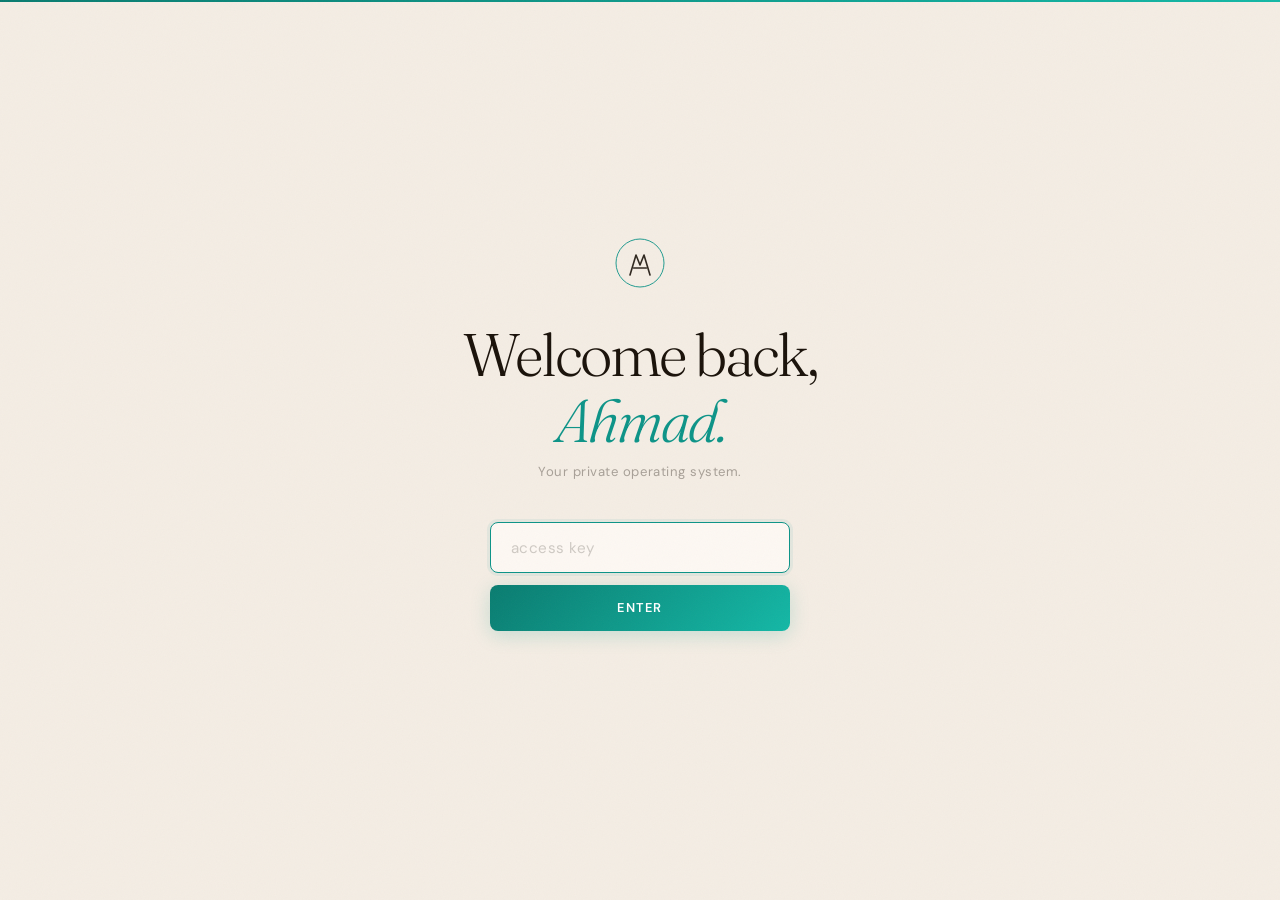
<file: private/index.html>
<!DOCTYPE html>
<html lang="en">
<head>
<meta charset="UTF-8">
<meta name="viewport" content="width=device-width,initial-scale=1">
<title>Ahmad — Private</title>
<meta name="robots" content="noindex,nofollow">
<link rel="preconnect" href="https://fonts.googleapis.com">
<link href="https://fonts.googleapis.com/css2?family=Fraunces:ital,opsz,wght@0,9..144,200;0,9..144,300;0,9..144,400;1,9..144,200;1,9..144,300;1,9..144,400&family=DM+Sans:ital,opsz,wght@0,9..40,300;0,9..40,400;0,9..40,500;1,9..40,300&display=swap" rel="stylesheet">

<!-- ═══════════════════════════════════════════
     DESIGN SYSTEM — RENAISSANCE MAN 2026
     Earthy cream · Teal gradient · Fraunces
═══════════════════════════════════════════ -->
<style>
/* ── RESET ── */
*,*::before,*::after{margin:0;padding:0;box-sizing:border-box}
img,svg{display:block}
button{cursor:pointer;font-family:inherit;background:none;border:none}
a{color:inherit;text-decoration:none}
textarea,input,select{font-family:inherit}

/* ── TOKENS ── */
:root{
  /* Surfaces */
  --c-bg:        #f4ede4;
  --c-bg-warm:   #ede4d8;
  --c-surface:   #fdf8f3;
  --c-surface-2: #f7f0e8;
  --c-surface-3: #ede6dc;

  /* Borders */
  --c-border:    rgba(80,55,35,.1);
  --c-border-md: rgba(80,55,35,.18);
  --c-border-dk: rgba(80,55,35,.28);

  /* Text */
  --c-ink:       #1a120a;
  --c-ink-2:     rgba(26,18,10,.55);
  --c-ink-3:     rgba(26,18,10,.35);
  --c-ink-4:     rgba(26,18,10,.2);

  /* Teal gradient system */
  --teal-deep:   #0a7c70;
  --teal-mid:    #0d9488;
  --teal-bright: #14b8a6;
  --teal-pale:   #a7f3d0;
  --teal-wash:   rgba(13,148,136,.07);
  --teal-glow:   rgba(13,148,136,.2);
  --grad-teal:   linear-gradient(135deg,#0a7c70 0%,#14b8a6 100%);
  --grad-teal-h: linear-gradient(135deg,#0d9488 0%,#2dd4bf 100%);
  --grad-hero:   linear-gradient(160deg,#dff5f0 0%,#f4ede4 50%);

  /* Pillar palette — earthy, desaturated */
  --p-mind:      #6d5fa0;   /* bruised violet */
  --p-body:      #4d8b62;   /* forest sage */
  --p-soul:      #b8793a;   /* terracotta amber */
  --p-finance:   #3a7a9c;   /* slate ocean */
  --p-social:    #a84f72;   /* aged rose */

  /* Typography */
  --ff-serif:  'Fraunces', 'Georgia', serif;
  --ff-sans:   'DM Sans', system-ui, sans-serif;

  /* Motion */
  --ease:      cubic-bezier(.16,1,.3,1);
  --ease-in:   cubic-bezier(.4,0,1,1);
  --t-fast:    .18s;
  --t-mid:     .35s;
  --t-slow:    .65s;

  /* Space scale */
  --sp-1: .25rem; --sp-2: .5rem; --sp-3: .75rem; --sp-4: 1rem;
  --sp-5: 1.25rem; --sp-6: 1.5rem; --sp-8: 2rem; --sp-10: 2.5rem;
  --sp-12: 3rem; --sp-16: 4rem; --sp-20: 5rem;

  /* Radius */
  --r-sm: 4px; --r-md: 8px; --r-lg: 14px; --r-xl: 20px; --r-pill: 999px;
}

/* ── BASE ── */
html { scroll-behavior:smooth; -webkit-tap-highlight-color:transparent; }
body {
  font-family: var(--ff-sans);
  background: var(--c-bg);
  color: var(--c-ink);
  font-size: 15px;
  line-height: 1.65;
  min-height: 100vh;
  overflow-x: hidden;
  -webkit-font-smoothing: antialiased;
}
::selection { background: var(--teal-mid); color: #fff; }
:focus-visible { outline: 2px solid var(--teal-mid); outline-offset: 3px; border-radius: var(--r-sm); }

/* ── GRAIN ── */
body::after {
  content:'';
  position:fixed; inset:0;
  background-image:url("data:image/svg+xml,%3Csvg xmlns='http://www.w3.org/2000/svg' width='300' height='300'%3E%3Cfilter id='n'%3E%3CfeTurbulence type='fractalNoise' baseFrequency='.85' numOctaves='4' stitchTiles='stitch'/%3E%3C/filter%3E%3Crect width='300' height='300' filter='url(%23n)' opacity='1'/%3E%3C/svg%3E");
  opacity:.032; pointer-events:none; z-index:9998;
}

/* ════════════════════════════════════════
   GATE / LOGIN
════════════════════════════════════════ */
#gate {
  position:fixed; inset:0; z-index:500;
  display:flex; flex-direction:column;
  align-items:center; justify-content:center;
  padding:var(--sp-8);
  background:var(--c-bg);
  transition:opacity var(--t-slow) var(--ease), transform var(--t-slow) var(--ease);
}
#gate.out { opacity:0; transform:scale(.97) translateY(-8px); pointer-events:none; }

/* top teal rule */
#gate::before {
  content:''; position:absolute; top:0; left:0; right:0;
  height:2px; background:var(--grad-teal);
}

.gate-monogram {
  width:52px; height:52px; margin-bottom:var(--sp-8);
  opacity:.9;
}

.gate-title {
  font-family:var(--ff-serif);
  font-size:clamp(2rem,6vw,3.75rem);
  font-weight:300; letter-spacing:-.035em;
  line-height:1.1; text-align:center;
  color:var(--c-ink); margin-bottom:var(--sp-2);
}
.gate-title em { font-style:italic; color:var(--teal-mid); }

.gate-sub {
  font-size:.82rem; color:var(--c-ink-3);
  letter-spacing:.04em; margin-bottom:var(--sp-10);
  text-align:center;
}

.gate-form { width:100%; max-width:300px; display:flex; flex-direction:column; gap:var(--sp-3); }

.gate-input {
  width:100%; padding:.9rem var(--sp-5);
  background:var(--c-surface); color:var(--c-ink);
  border:1.5px solid var(--c-border);
  border-radius:var(--r-md);
  font-size:.95rem; letter-spacing:.03em;
  transition:border-color var(--t-fast), box-shadow var(--t-fast);
}
.gate-input:focus { border-color:var(--teal-mid); outline:none; box-shadow:0 0 0 3px var(--teal-wash); }
.gate-input::placeholder { color:var(--c-ink-4); }

.gate-btn {
  padding:.9rem; border-radius:var(--r-md);
  background:var(--grad-teal); color:#fff;
  font-size:.8rem; font-weight:600; letter-spacing:.1em; text-transform:uppercase;
  box-shadow:0 4px 20px var(--teal-glow);
  transition:transform var(--t-fast), box-shadow var(--t-fast);
}
.gate-btn:hover { transform:translateY(-2px); box-shadow:0 8px 28px var(--teal-glow); }

.gate-err { font-size:.78rem; color:#b03a2e; text-align:center; opacity:0; transition:opacity .3s; }
.gate-err.on { opacity:1; }
.gate-lock { font-size:.78rem; color:var(--p-soul); text-align:center; }

/* ════════════════════════════════════════
   APP SHELL
════════════════════════════════════════ */
#app {
  display:none; min-height:100vh;
  opacity:0; transform:translateY(10px);
  transition:opacity var(--t-slow) var(--ease), transform var(--t-slow) var(--ease);
}
#app.on  { display:block; }
#app.vis { opacity:1; transform:none; }

/* ── NAV ── */
nav {
  position:fixed; top:0; left:0; right:0; z-index:100;
  display:flex; align-items:center; justify-content:space-between;
  padding:var(--sp-4) var(--sp-10);
  background:rgba(244,237,228,.88);
  backdrop-filter:blur(16px); -webkit-backdrop-filter:blur(16px);
  border-bottom:1px solid var(--c-border);
}
.nav-logo {
  font-family:var(--ff-serif); font-size:1rem; font-weight:300;
  letter-spacing:-.01em; color:var(--c-ink-2); cursor:pointer;
}
.nav-logo:hover { color:var(--c-ink); }

.nav-links { display:flex; gap:var(--sp-1); align-items:center; }
.nav-link {
  font-size:.72rem; letter-spacing:.08em; text-transform:uppercase;
  color:var(--c-ink-3); padding:var(--sp-2) var(--sp-3);
  border-radius:var(--r-sm); transition:all var(--t-fast);
}
.nav-link:hover { color:var(--teal-mid); background:var(--teal-wash); }

/* ── VIEWS ── */
.view { display:none; }
.view.on { display:block; }

/* ════════════════════════════════════════
   HOME — LANDING
════════════════════════════════════════ */
#v-home {
  min-height:100vh;
  background:var(--grad-hero);
  display:flex; flex-direction:column; justify-content:flex-end;
  padding:0 var(--sp-10) var(--sp-16);
}

.home-kicker {
  font-size:.68rem; letter-spacing:.2em; text-transform:uppercase;
  color:var(--c-ink-3); margin-bottom:var(--sp-5);
  display:flex; align-items:center; gap:var(--sp-3);
}
.home-kicker::before {
  content:''; display:block; width:28px; height:1px; background:var(--teal-mid);
}

.home-h {
  font-family:var(--ff-serif);
  font-size:clamp(3.5rem,9vw,7rem);
  font-weight:200; letter-spacing:-.04em; line-height:.97;
  color:var(--c-ink); margin-bottom:var(--sp-8);
  max-width:900px;
}
.home-h em {
  font-style:italic; font-weight:300;
  background:var(--grad-teal);
  -webkit-background-clip:text; -webkit-text-fill-color:transparent;
  background-clip:text;
}

/* meta strip */
.home-meta {
  display:flex; gap:0; flex-wrap:wrap;
  margin-bottom:var(--sp-10);
  background:var(--c-surface);
  border:1px solid var(--c-border);
  border-radius:var(--r-lg);
  overflow:hidden;
  width:fit-content;
}
.home-meta-cell {
  display:flex; flex-direction:column; gap:.15rem;
  padding:.9rem var(--sp-6);
  border-right:1px solid var(--c-border);
}
.home-meta-cell:last-child { border-right:none; }
.hmc-label {
  font-size:.6rem; letter-spacing:.14em; text-transform:uppercase;
  color:var(--c-ink-3);
}
.hmc-value {
  font-size:.95rem; font-weight:600; color:var(--c-ink);
}
.hmc-value.teal {
  background:var(--grad-teal);
  -webkit-background-clip:text; -webkit-text-fill-color:transparent;
  background-clip:text;
}

/* pillar grid */
.pillars-grid {
  display:grid;
  grid-template-columns:repeat(5,1fr);
  gap:.6rem;
  max-width:860px;
}

.p-card {
  position:relative;
  background:var(--c-surface);
  border:1px solid var(--c-border);
  border-radius:var(--r-lg);
  padding:var(--sp-5) var(--sp-4);
  cursor:pointer;
  transition:all var(--t-mid) var(--ease);
  overflow:hidden;
  display:flex; flex-direction:column; gap:var(--sp-3);
}
.p-card::before {
  content:''; position:absolute;
  top:0; left:0; right:0; height:2px;
  background:var(--pillar-c);
  transform:scaleX(0); transform-origin:left;
  transition:transform var(--t-mid) var(--ease);
}
.p-card:hover {
  border-color:var(--pillar-c);
  transform:translateY(-4px);
  box-shadow:0 12px 32px rgba(26,18,10,.07);
}
.p-card:hover::before { transform:scaleX(1); }

.p-card-icon {
  width:36px; height:36px;
  color:var(--pillar-c);
}
.p-card-icon svg { width:100%; height:100%; }

.p-card-label {
  font-size:.65rem; letter-spacing:.12em; text-transform:uppercase;
  color:var(--c-ink-3);
}
.p-card-score {
  font-family:var(--ff-serif);
  font-size:2rem; font-weight:300; line-height:1;
  color:var(--pillar-c);
}
.p-card-streak { font-size:.68rem; color:var(--c-ink-3); }

/* ════════════════════════════════════════
   PILLAR PAGE
════════════════════════════════════════ */
.pv {
  min-height:100vh;
  max-width:820px; margin:0 auto;
  padding:6.5rem var(--sp-10) var(--sp-16);
}

.pv-header { margin-bottom:var(--sp-10); }
.pv-eyebrow {
  font-size:.65rem; letter-spacing:.18em; text-transform:uppercase;
  color:var(--c-ink-3); margin-bottom:var(--sp-4);
  display:flex; align-items:center; gap:var(--sp-3);
}
.pv-eyebrow span {
  display:block; width:32px; height:1px; background:var(--pillar-c,var(--teal-mid));
}
.pv-title {
  font-family:var(--ff-serif);
  font-size:clamp(2.5rem,6vw,4.5rem);
  font-weight:200; letter-spacing:-.04em; line-height:1;
  color:var(--c-ink); margin-bottom:var(--sp-5);
}
.pv-title em { font-style:italic; color:var(--pillar-c,var(--teal-mid)); }

.pv-score-row {
  display:flex; align-items:center; gap:var(--sp-4);
}
.pv-score-val {
  font-size:.85rem; font-weight:500;
  color:var(--pillar-c,var(--teal-mid));
  min-width:36px;
}
.pv-score-track {
  flex:1; max-width:240px; height:3px;
  background:var(--c-border); border-radius:2px; overflow:hidden;
}
.pv-score-fill {
  height:100%; border-radius:2px;
  background:var(--pillar-c,var(--grad-teal));
  transition:width .9s var(--ease);
}

/* tabs */
.pv-tabs {
  display:flex; gap:3px;
  background:var(--c-surface-2);
  border-radius:var(--r-md); padding:3px;
  width:fit-content; margin-bottom:var(--sp-8);
}
.pv-tab {
  padding:.5rem var(--sp-5);
  font-size:.72rem; font-weight:500;
  letter-spacing:.06em; text-transform:uppercase;
  color:var(--c-ink-3); border-radius:6px;
  transition:all var(--t-fast);
}
.pv-tab:hover { color:var(--c-ink-2); }
.pv-tab.on {
  background:var(--c-surface);
  color:var(--c-ink);
  box-shadow:0 1px 6px rgba(26,18,10,.08);
}

/* ── HABIT ROWS ── */
.habits { display:flex; flex-direction:column; }
.habit-r {
  display:grid;
  grid-template-columns:1fr auto auto;
  align-items:center; gap:var(--sp-6);
  padding:var(--sp-4) var(--sp-4);
  border-radius:var(--r-md);
  transition:background var(--t-fast);
}
.habit-r:hover { background:var(--c-surface-2); }
.habit-name-wrap { display:flex; flex-direction:column; gap:.15rem; }
.habit-name { font-size:.9rem; font-weight:400; }
.habit-streak-label { font-size:.68rem; color:var(--c-ink-3); letter-spacing:.03em; }
.hweek { display:flex; gap:5px; }
.hd {
  width:30px; height:30px; border-radius:var(--r-sm);
  border:1.5px solid var(--c-border);
  background:var(--c-surface);
  display:flex; align-items:center; justify-content:center;
  font-size:.6rem; color:var(--c-ink-3);
  cursor:pointer; transition:all var(--t-fast);
  user-select:none;
}
.hd:hover { border-color:var(--pillar-c,var(--teal-mid)); color:var(--pillar-c,var(--teal-mid)); }
.hd.done { background:var(--pillar-c,var(--teal-mid)); border-color:transparent; color:#fff; }
.hd.today { border-color:var(--pillar-c,var(--teal-mid)); font-weight:600; }
.hdel {
  color:var(--c-ink-4); font-size:.8rem;
  opacity:0; padding:var(--sp-2); border-radius:var(--r-sm);
  transition:all var(--t-fast);
}
.habit-r:hover .hdel { opacity:1; }
.hdel:hover { color:#b03a2e; background:rgba(176,58,46,.08); }

/* ── GOAL ROWS ── */
.goals { display:flex; flex-direction:column; gap:var(--sp-3); }
.goal-r {
  padding:var(--sp-5) var(--sp-5) var(--sp-5) var(--sp-6);
  background:var(--c-surface);
  border:1px solid var(--c-border);
  border-left:2.5px solid var(--pillar-c,var(--teal-mid));
  border-radius:var(--r-md);
  transition:box-shadow var(--t-fast);
}
.goal-r:hover { box-shadow:0 4px 18px rgba(26,18,10,.06); }
.goal-top { display:flex; justify-content:space-between; align-items:flex-start; gap:var(--sp-4); margin-bottom:var(--sp-2); }
.goal-title { font-size:.95rem; font-weight:500; }
.goal-desc { font-size:.8rem; color:var(--c-ink-3); margin-bottom:var(--sp-4); }
.goal-track { height:3px; background:var(--c-border); border-radius:2px; margin-bottom:var(--sp-2); }
.goal-fill { height:100%; background:var(--pillar-c,var(--teal-mid)); border-radius:2px; transition:width .6s var(--ease); }
.goal-prog-label { font-size:.7rem; color:var(--c-ink-3); }
.goal-acts { display:flex; gap:var(--sp-4); margin-top:var(--sp-4); }

/* ── JOURNAL ── */
.j-date-lbl {
  font-size:.65rem; letter-spacing:.14em; text-transform:uppercase;
  color:var(--c-ink-3); margin-bottom:var(--sp-4);
}
.j-area {
  width:100%; min-height:220px; resize:vertical;
  padding:var(--sp-5) var(--sp-5);
  background:var(--c-surface);
  border:1.5px solid var(--c-border); border-radius:var(--r-lg);
  color:var(--c-ink); font-size:.95rem; line-height:1.85;
  transition:border-color var(--t-fast), box-shadow var(--t-fast);
}
.j-area:focus { outline:none; border-color:var(--teal-mid); box-shadow:0 0 0 3px var(--teal-wash); }
.j-area::placeholder { color:var(--c-ink-4); font-style:italic; }
.j-hint { font-size:.68rem; color:var(--c-ink-4); margin-top:var(--sp-2); letter-spacing:.04em; }

.j-past { margin-top:var(--sp-12); }
.j-past-label {
  font-size:.65rem; letter-spacing:.14em; text-transform:uppercase;
  color:var(--c-ink-3); margin-bottom:var(--sp-5);
  display:flex; align-items:center; gap:var(--sp-3);
}
.j-past-label::after { content:''; flex:1; height:1px; background:var(--c-border); }
.j-entry {
  padding:var(--sp-5);
  background:var(--c-surface);
  border:1px solid var(--c-border); border-radius:var(--r-md);
  margin-bottom:var(--sp-3);
}
.j-entry-date { font-size:.68rem; color:var(--c-ink-3); margin-bottom:var(--sp-2); letter-spacing:.04em; }
.j-entry-text { font-size:.88rem; color:var(--c-ink-2); line-height:1.8; white-space:pre-wrap; }

/* ── LINKS ── */
.links { display:flex; flex-direction:column; gap:var(--sp-2); }
.link-r {
  display:flex; align-items:center; gap:var(--sp-4);
  padding:.85rem var(--sp-4);
  background:var(--c-surface); border:1px solid var(--c-border);
  border-radius:var(--r-md); transition:all var(--t-fast);
}
.link-r:hover { border-color:var(--c-border-md); transform:translateX(4px); box-shadow:0 2px 14px rgba(26,18,10,.05); }
.link-ico { width:28px; text-align:center; font-size:1rem; flex-shrink:0; }
.link-body { flex:1; min-width:0; }
.link-title-t { font-size:.88rem; font-weight:500; white-space:nowrap; overflow:hidden; text-overflow:ellipsis; }
.link-url-t { font-size:.68rem; color:var(--c-ink-3); letter-spacing:.02em; white-space:nowrap; overflow:hidden; text-overflow:ellipsis; }
.link-arr { color:var(--c-ink-4); font-size:.8rem; transition:all var(--t-fast); flex-shrink:0; }
.link-r:hover .link-arr { color:var(--teal-mid); transform:translateX(3px); }

/* ── REVIEW ── */
.rv-section {
  padding:var(--sp-5) var(--sp-5) var(--sp-5) var(--sp-6);
  background:var(--c-surface);
  border:1px solid var(--c-border);
  border-top:2.5px solid var(--pillar-c,var(--teal-mid));
  border-radius:var(--r-md); margin-bottom:var(--sp-5);
}
.rv-head {
  font-family:var(--ff-serif); font-size:1rem;
  font-weight:300; color:var(--c-ink);
  margin-bottom:var(--sp-5);
  padding-bottom:var(--sp-4);
  border-bottom:1px solid var(--c-border);
}
.rv-q { margin-bottom:var(--sp-5); }
.rv-q label {
  display:block; font-size:.65rem; letter-spacing:.12em; text-transform:uppercase;
  color:var(--c-ink-3); margin-bottom:var(--sp-3);
}
.rv-q textarea,.rv-q input[type=number] {
  width:100%; background:var(--c-surface-2);
  border:1.5px solid var(--c-border); border-radius:var(--r-md);
  color:var(--c-ink); font-size:.88rem; line-height:1.7;
  padding:.65rem var(--sp-4); resize:none; min-height:70px;
  transition:border-color var(--t-fast);
}
.rv-q textarea:focus,.rv-q input:focus { outline:none; border-color:var(--teal-mid); }
.rv-q input[type=number] { min-height:unset; width:80px; }

.rv-past { margin-top:var(--sp-12); }
.rv-past-label {
  font-size:.65rem; letter-spacing:.14em; text-transform:uppercase;
  color:var(--c-ink-3); margin-bottom:var(--sp-5);
  display:flex; align-items:center; gap:var(--sp-3);
}
.rv-past-label::after { content:''; flex:1; height:1px; background:var(--c-border); }
.rv-item {
  padding:var(--sp-5); background:var(--c-surface);
  border:1px solid var(--c-border); border-radius:var(--r-md); margin-bottom:var(--sp-3);
}
.rv-item-date { font-size:.68rem; color:var(--c-ink-3); margin-bottom:var(--sp-4); text-transform:uppercase; letter-spacing:.06em; }
.rv-scores { display:flex; gap:var(--sp-6); flex-wrap:wrap; }
.rv-score { display:flex; flex-direction:column; gap:.15rem; }
.rv-score-lbl { font-size:.62rem; letter-spacing:.1em; text-transform:uppercase; color:var(--c-ink-3); }
.rv-score-val { font-family:var(--ff-serif); font-size:1.1rem; font-weight:300; }

/* ════════════════════════════════════════
   COMPONENTS
════════════════════════════════════════ */

/* section actions bar */
.sa { display:flex; gap:var(--sp-4); align-items:center; margin-bottom:var(--sp-6); }

/* buttons */
.btn-outline {
  padding:.55rem var(--sp-5);
  border:1.5px solid var(--c-border); border-radius:var(--r-md);
  font-size:.72rem; font-weight:500; letter-spacing:.06em; text-transform:uppercase;
  color:var(--c-ink-2);
  transition:all var(--t-fast);
  display:inline-flex; align-items:center; gap:var(--sp-2);
}
.btn-outline:hover { border-color:var(--teal-mid); color:var(--teal-mid); background:var(--teal-wash); }

.btn-ghost-sm {
  font-size:.72rem; letter-spacing:.06em; text-transform:uppercase;
  color:var(--c-ink-3); padding:.4rem var(--sp-2); border-radius:var(--r-sm);
  transition:color var(--t-fast);
}
.btn-ghost-sm:hover { color:var(--c-ink-2); }

.btn-primary {
  padding:.65rem var(--sp-6);
  background:var(--grad-teal); color:#fff;
  border-radius:var(--r-md);
  font-size:.78rem; font-weight:600; letter-spacing:.08em; text-transform:uppercase;
  box-shadow:0 4px 16px var(--teal-glow);
  transition:all var(--t-fast);
  display:inline-flex; align-items:center; gap:var(--sp-2);
}
.btn-primary:hover { transform:translateY(-1px); box-shadow:0 6px 22px var(--teal-glow); }

.btn-danger {
  font-size:.7rem; letter-spacing:.06em; text-transform:uppercase;
  color:var(--c-ink-3); padding:.4rem var(--sp-2);
  border-radius:var(--r-sm); transition:all var(--t-fast);
}
.btn-danger:hover { color:#b03a2e; background:rgba(176,58,46,.06); }

.empty-state {
  padding:var(--sp-12) 0; color:var(--c-ink-3);
  font-style:italic; font-size:.9rem;
}

/* ── MODAL ── */
.modal-bg {
  position:fixed; inset:0; z-index:400;
  background:rgba(26,18,10,.35);
  backdrop-filter:blur(12px); -webkit-backdrop-filter:blur(12px);
  display:none; align-items:center; justify-content:center;
  padding:var(--sp-8);
}
.modal-bg.on { display:flex; }
.modal {
  background:var(--c-surface); border:1px solid var(--c-border-md);
  border-radius:var(--r-xl); padding:var(--sp-8);
  width:100%; max-width:440px;
  box-shadow:0 32px 80px rgba(26,18,10,.14);
}
.modal-title {
  font-family:var(--ff-serif); font-size:1.35rem;
  font-weight:300; letter-spacing:-.02em;
  margin-bottom:var(--sp-6); color:var(--c-ink);
}
.modal-title em { font-style:italic; color:var(--teal-mid); }
.mf { margin-bottom:var(--sp-5); }
.mf label {
  display:block; font-size:.65rem; letter-spacing:.12em; text-transform:uppercase;
  color:var(--c-ink-3); margin-bottom:var(--sp-2);
}
.mf input,.mf textarea {
  width:100%; background:var(--c-surface-2);
  border:1.5px solid var(--c-border); border-radius:var(--r-md);
  color:var(--c-ink); font-size:.92rem; padding:.65rem var(--sp-4);
  transition:border-color var(--t-fast), box-shadow var(--t-fast);
}
.mf input:focus,.mf textarea:focus { outline:none; border-color:var(--teal-mid); box-shadow:0 0 0 3px var(--teal-wash); }
.mf textarea { min-height:80px; resize:none; line-height:1.65; }
.m-acts { display:flex; justify-content:flex-end; gap:var(--sp-4); margin-top:var(--sp-6); }

/* ── TOAST ── */
.toast {
  position:fixed; bottom:var(--sp-8); left:50%;
  transform:translateX(-50%) translateY(16px);
  background:var(--c-ink); color:var(--c-bg);
  border-radius:var(--r-pill); padding:.6rem var(--sp-5);
  font-size:.78rem; letter-spacing:.04em;
  box-shadow:0 8px 24px rgba(26,18,10,.2);
  z-index:600; opacity:0;
  transition:all var(--t-mid) var(--ease);
  pointer-events:none; white-space:nowrap;
}
.toast.on { opacity:1; transform:translateX(-50%) translateY(0); }

/* ── RESPONSIVE ── */
@media(max-width:680px){
  nav { padding:var(--sp-4) var(--sp-5); }
  #v-home { padding:0 var(--sp-5) var(--sp-10); }
  .pv { padding:5.5rem var(--sp-5) var(--sp-10); }
  .pillars-grid { grid-template-columns:repeat(2,1fr); }
  .home-h { font-size:clamp(2.75rem,12vw,4rem); }
  .habit-r { grid-template-columns:1fr; gap:var(--sp-3); }
  .hweek { flex-wrap:wrap; }
}
</style>

<!-- ═══════════════════════════════
     CUSTOM SVG ICONS
     Renaissance Man 2026
     Single-stroke, geometric-organic
     Inspired by Da Vinci notebooks
═══════════════════════════════ -->
<svg xmlns="http://www.w3.org/2000/svg" style="display:none">
  <defs>

    <!-- MIND — cerebral spiral within a circle, orbiting dot -->
    <symbol id="ico-mind" viewBox="0 0 36 36" fill="none" stroke="currentColor" stroke-width="1.4" stroke-linecap="round" stroke-linejoin="round">
      <circle cx="18" cy="18" r="14" stroke-width="1"/>
      <path d="M18 10 C18 10 24 12 24 17 C24 22 18 22 18 22 C18 22 12 22 12 17 C12 14 14 12 17 11"/>
      <path d="M18 22 C18 22 20 24 18 26"/>
      <circle cx="26.5" cy="10.5" r="1.5" fill="currentColor" stroke="none"/>
    </symbol>

    <!-- BODY — vitruvian circle + vertical axis + wingspan hint -->
    <symbol id="ico-body" viewBox="0 0 36 36" fill="none" stroke="currentColor" stroke-width="1.4" stroke-linecap="round" stroke-linejoin="round">
      <circle cx="18" cy="18" r="13" stroke-width="1"/>
      <line x1="18" y1="8" x2="18" y2="28"/>
      <line x1="9" y1="18" x2="27" y2="18"/>
      <circle cx="18" cy="10" r="2" stroke-width="1.2"/>
      <line x1="14" y1="14" x2="10" y2="16"/>
      <line x1="22" y1="14" x2="26" y2="16"/>
      <line x1="15.5" y1="28" x2="14" y2="24"/>
      <line x1="20.5" y1="28" x2="22" y2="24"/>
    </symbol>

    <!-- SOUL — compass rose inside circle, four cardinal marks -->
    <symbol id="ico-soul" viewBox="0 0 36 36" fill="none" stroke="currentColor" stroke-width="1.4" stroke-linecap="round" stroke-linejoin="round">
      <circle cx="18" cy="18" r="13" stroke-width="1"/>
      <circle cx="18" cy="18" r="2" stroke-width="1.2"/>
      <line x1="18" y1="5" x2="18" y2="12"/>
      <line x1="18" y1="24" x2="18" y2="31"/>
      <line x1="5" y1="18" x2="12" y2="18"/>
      <line x1="24" y1="18" x2="31" y2="18"/>
      <path d="M18 5 L16 10 L18 12 L20 10 Z" fill="currentColor" stroke="none"/>
    </symbol>

    <!-- FINANCE — ascending line + grid baseline, golden ratio feel -->
    <symbol id="ico-finance" viewBox="0 0 36 36" fill="none" stroke="currentColor" stroke-width="1.4" stroke-linecap="round" stroke-linejoin="round">
      <rect x="5" y="5" width="26" height="26" rx="2" stroke-width="1"/>
      <polyline points="8,24 13,18 18,20 24,12 29,8"/>
      <circle cx="29" cy="8" r="1.8" fill="currentColor" stroke="none"/>
      <line x1="8" y1="28" x2="29" y2="28" stroke-width="1"/>
      <line x1="8" y1="28" x2="8" y2="10" stroke-width="1"/>
    </symbol>

    <!-- SOCIAL — three interlocking circles (Borromean rings variant) -->
    <symbol id="ico-social" viewBox="0 0 36 36" fill="none" stroke="currentColor" stroke-width="1.4" stroke-linecap="round" stroke-linejoin="round">
      <circle cx="14" cy="16" r="7" stroke-width="1.2"/>
      <circle cx="22" cy="16" r="7" stroke-width="1.2"/>
      <circle cx="18" cy="23" r="7" stroke-width="1.2"/>
    </symbol>

    <!-- NAV: Home — minimal house glyph -->
    <symbol id="ico-home" viewBox="0 0 20 20" fill="none" stroke="currentColor" stroke-width="1.3" stroke-linecap="round" stroke-linejoin="round">
      <path d="M3 9L10 3L17 9V17H13V13H7V17H3V9Z"/>
    </symbol>

    <!-- NAV: Review — notebook with ruled lines -->
    <symbol id="ico-review" viewBox="0 0 20 20" fill="none" stroke="currentColor" stroke-width="1.3" stroke-linecap="round" stroke-linejoin="round">
      <rect x="4" y="2" width="12" height="16" rx="1.5"/>
      <line x1="7" y1="7" x2="13" y2="7"/>
      <line x1="7" y1="10" x2="13" y2="10"/>
      <line x1="7" y1="13" x2="11" y2="13"/>
    </symbol>

    <!-- NAV: Export — arrow up from tray -->
    <symbol id="ico-export" viewBox="0 0 20 20" fill="none" stroke="currentColor" stroke-width="1.3" stroke-linecap="round" stroke-linejoin="round">
      <path d="M10 12V3M6 7L10 3L14 7"/>
      <path d="M4 14V17H16V14"/>
    </symbol>

    <!-- NAV: Lock — minimal padlock -->
    <symbol id="ico-lock" viewBox="0 0 20 20" fill="none" stroke="currentColor" stroke-width="1.3" stroke-linecap="round" stroke-linejoin="round">
      <rect x="5" y="9" width="10" height="8" rx="1.5"/>
      <path d="M7 9V7a3 3 0 0 1 6 0v2"/>
      <circle cx="10" cy="13.5" r="1.2" fill="currentColor" stroke="none"/>
    </symbol>

    <!-- ADD -->
    <symbol id="ico-add" viewBox="0 0 16 16" fill="none" stroke="currentColor" stroke-width="1.5" stroke-linecap="round">
      <line x1="8" y1="3" x2="8" y2="13"/>
      <line x1="3" y1="8" x2="13" y2="8"/>
    </symbol>

    <!-- MONOGRAM: A+H interlocked -->
    <symbol id="ico-mono" viewBox="0 0 52 52" fill="none">
      <!-- outer ring -->
      <circle cx="26" cy="26" r="24" stroke="#0d9488" stroke-width="1"/>
      <!-- A -->
      <path d="M16 38 L22 18 L26 28 M26 28 L30 18 L36 38" stroke="#1a120a" stroke-width="1.6" stroke-linecap="round" stroke-linejoin="round"/>
      <line x1="19.5" y1="31" x2="32.5" y2="31" stroke="#1a120a" stroke-width="1.4" stroke-linecap="round"/>
    </symbol>

  </defs>
</svg>

</head>
<body>

<!-- ══════════ GATE ══════════ -->
<div id="gate">
  <svg class="gate-monogram" viewBox="0 0 52 52">
    <use href="#ico-mono"/>
  </svg>
  <h1 class="gate-title">Welcome back,<br><em>Ahmad.</em></h1>
  <p class="gate-sub">Your private operating system.</p>
  <form class="gate-form" id="gf" autocomplete="off">
    <input class="gate-input" id="gp" type="password" placeholder="access key" autofocus>
    <button class="gate-btn" type="submit">Enter</button>
    <p class="gate-err" id="ge">Wrong key — try again.</p>
    <p class="gate-lock" id="gl" style="display:none"></p>
  </form>
</div>

<!-- ══════════ APP ══════════ -->
<div id="app">

  <nav>
    <span class="nav-logo" onclick="gohome()">Ahmad</span>
    <div class="nav-links" id="navlinks" style="display:none">
      <button class="nav-link" onclick="gohome()">
        <svg width="14" height="14" style="display:inline-block;vertical-align:middle;margin-right:4px"><use href="#ico-home"/></svg>Home
      </button>
      <button class="nav-link" onclick="showv('review')">
        <svg width="14" height="14" style="display:inline-block;vertical-align:middle;margin-right:4px"><use href="#ico-review"/></svg>Review
      </button>
      <button class="nav-link" onclick="doexport()">
        <svg width="14" height="14" style="display:inline-block;vertical-align:middle;margin-right:4px"><use href="#ico-export"/></svg>Export
      </button>
      <button class="nav-link" onclick="dolock()">
        <svg width="14" height="14" style="display:inline-block;vertical-align:middle;margin-right:4px"><use href="#ico-lock"/></svg>Lock
      </button>
    </div>
  </nav>

  <!-- HOME -->
  <section id="v-home" class="view on">
    <p class="home-kicker" id="hkicker">—</p>
    <h2 class="home-h" id="hh">Loading…</h2>
    <div class="home-meta" id="hm"></div>
    <div class="pillars-grid" id="pg"></div>
  </section>

  <!-- PILLAR VIEWS -->
  <div id="v-mind"    class="view pv" data-p="mind"></div>
  <div id="v-body"    class="view pv" data-p="body"></div>
  <div id="v-soul"    class="view pv" data-p="soul"></div>
  <div id="v-finance" class="view pv" data-p="finance"></div>
  <div id="v-social"  class="view pv" data-p="social"></div>

  <!-- REVIEW -->
  <div id="v-review"  class="view pv"></div>

</div>

<!-- MODAL -->
<div class="modal-bg" id="mbg" onclick="if(event.target===this)cmodal()">
  <div class="modal" id="mbox"></div>
</div>

<!-- TOAST -->
<div class="toast" id="toast"></div>

<input type="file" id="impfile" accept=".json" style="display:none" onchange="doimport(event)">

<script>
/* ═══════════════════════════════
   DESIGN SYSTEM DATA
═══════════════════════════════ */
const PILLARS = {
  mind:    { icon:'#ico-mind',    label:'Mind',    tagline:'Learning · Focus · Craft',         c:'var(--p-mind)'    },
  body:    { icon:'#ico-body',    label:'Body',    tagline:'Fitness · Nutrition · Vitality',   c:'var(--p-body)'    },
  soul:    { icon:'#ico-soul',    label:'Soul',    tagline:'Spirit · Gratitude · Purpose',     c:'var(--p-soul)'    },
  finance: { icon:'#ico-finance', label:'Finance', tagline:'Wealth · Growth · Freedom',        c:'var(--p-finance)' },
  social:  { icon:'#ico-social',  label:'Social',  tagline:'Bonds · Presence · Legacy',        c:'var(--p-social)'  },
};

/* ═══════════════════════════════
   SECURITY & STATE
═══════════════════════════════ */
const SALT    = 'ahmadov-renaissance-2025';
const MAX_ATT = 5;
const LOCK_MS = 5 * 60 * 1000;

let S   = null;
let KEY = null;

const hasCrypto = () => !!crypto?.subtle;

async function sha256(s){
  const b=await crypto.subtle.digest('SHA-256',new TextEncoder().encode(s+SALT));
  return [...new Uint8Array(b)].map(x=>x.toString(16).padStart(2,'0')).join('');
}
async function mkKey(pwd){
  const km=await crypto.subtle.importKey('raw',new TextEncoder().encode(pwd),'PBKDF2',false,['deriveKey']);
  return crypto.subtle.deriveKey({name:'PBKDF2',salt:new TextEncoder().encode(SALT),iterations:100000,hash:'SHA-256'},km,{name:'AES-GCM',length:256},false,['encrypt','decrypt']);
}
async function enc(k,d){
  const iv=crypto.getRandomValues(new Uint8Array(12));
  const e=await crypto.subtle.encrypt({name:'AES-GCM',iv},k,new TextEncoder().encode(JSON.stringify(d)));
  return{iv:[...iv],d:[...new Uint8Array(e)]};
}
async function dec(k,p){
  try{const r=await crypto.subtle.decrypt({name:'AES-GCM',iv:new Uint8Array(p.iv)},k,new Uint8Array(p.d));return JSON.parse(new TextDecoder().decode(r));}catch{return null;}
}

function blank(){
  return{v:4,pillars:Object.fromEntries(Object.keys(PILLARS).map(k=>[k,{habits:[],goals:[],journal:{},links:[]}])),reviews:[],links:[]};
}
async function save(){
  if(!S)return;
  if(KEY)localStorage.setItem('ah_d',JSON.stringify(await enc(KEY,S)));
  else localStorage.setItem('ah_d_fb',JSON.stringify(S));
}
async function load(){
  if(KEY){const r=localStorage.getItem('ah_d');if(!r){S=blank();return;}S=await dec(KEY,JSON.parse(r))||blank();}
  else{const r=localStorage.getItem('ah_d_fb');S=r?JSON.parse(r)||blank():blank();}
}

function gatts(){try{return JSON.parse(localStorage.getItem('ah_a')||'{"n":0,"u":0}');}catch{return{n:0,u:0};}}
function satts(a){localStorage.setItem('ah_a',JSON.stringify(a));}

document.getElementById('gf').addEventListener('submit',async e=>{
  e.preventDefault();
  const att=gatts();
  if(Date.now()<att.u){
    const m=Math.ceil((att.u-Date.now())/60000);
    const gl=document.getElementById('gl');
    gl.textContent=`Locked for ${m}m`;gl.style.display='block';return;
  }
  document.getElementById('gl').style.display='none';
  const pwd=document.getElementById('gp').value; if(!pwd)return;

  // Crypto path
  if(hasCrypto()){
    try{
      const hash=await sha256(pwd);
      const stored=localStorage.getItem('ah_h');
      if(!stored){localStorage.setItem('ah_h',hash);KEY=await mkKey(pwd);S=blank();await save();satts({n:0,u:0});enter();return;}
      if(hash===stored){KEY=await mkKey(pwd);await load();satts({n:0,u:0});enter();return;}
    }catch{}
  }
  // Fallback (file://)
  const fb=localStorage.getItem('ah_fb');
  if(!fb){localStorage.setItem('ah_fb',btoa(pwd+SALT));S=blank();await save();satts({n:0,u:0});enter();return;}
  if(btoa(pwd+SALT)===fb){await load();satts({n:0,u:0});enter();return;}

  // Wrong
  att.n++;
  if(att.n>=MAX_ATT){att.u=Date.now()+LOCK_MS;att.n=0;document.getElementById('gl').textContent='Too many attempts. Locked 5 min.';document.getElementById('gl').style.display='block';}
  satts(att);
  const ge=document.getElementById('ge');ge.classList.add('on');
  document.getElementById('gp').value='';
  setTimeout(()=>ge.classList.remove('on'),3000);
});

function enter(){
  document.getElementById('gate').classList.add('out');
  const app=document.getElementById('app');
  app.classList.add('on');
  requestAnimationFrame(()=>requestAnimationFrame(()=>app.classList.add('vis')));
  document.getElementById('navlinks').style.display='flex';
  renderHome();
  setTimeout(()=>document.getElementById('gate').style.display='none',700);
}
function dolock(){
  KEY=null;S=null;
  const app=document.getElementById('app');
  app.classList.remove('vis');
  setTimeout(()=>{app.classList.remove('on');},400);
  const gate=document.getElementById('gate');
  gate.style.display='flex';gate.style.opacity='';gate.style.transform='';gate.classList.remove('out');
  document.getElementById('gp').value='';
  document.getElementById('navlinks').style.display='none';
  renderHome();
}

/* ═══════════════════════════════
   HELPERS
═══════════════════════════════ */
const td=()=>new Date().toISOString().slice(0,10);
const uid=()=>Date.now().toString(36)+Math.random().toString(36).slice(2,5);
const flong=d=>new Date(d+'T12:00').toLocaleDateString('en',{month:'long',day:'numeric',year:'numeric'});
const fshort=d=>new Date(d+'T12:00').toLocaleDateString('en',{month:'short',day:'numeric'});
const dinit=d=>new Date(d+'T12:00').toLocaleDateString('en',{weekday:'short'}).charAt(0);

function wkdays(){
  const d=new Date(),day=d.getDay();
  const mon=new Date(d);mon.setDate(d.getDate()-(day===0?6:day-1));
  return Array.from({length:7},(_,i)=>{const x=new Date(mon);x.setDate(mon.getDate()+i);return x.toISOString().slice(0,10);});
}

function streak(h){
  let s=0,d=new Date();
  for(let i=0;i<400;i++){
    const ds=new Date(d.getTime()-i*86400000).toISOString().slice(0,10);
    if(h.checked?.[ds])s++;else if(i>0)break;
  }
  return s;
}

function pscore(name){
  const p=S?.pillars[name];if(!p?.habits.length)return 0;
  const wk=wkdays();let done=0,tot=0;
  p.habits.forEach(h=>wk.forEach(d=>{tot++;if(h.checked?.[d])done++;}));
  return tot?Math.round(done/tot*100):0;
}

function overall(){
  const sc=Object.keys(PILLARS).map(pscore);
  return Math.round(sc.reduce((a,b)=>a+b,0)/sc.length);
}

function greet(){
  const h=new Date().getHours();
  return h<5?'Late night':h<12?'Good morning':h<17?'Good afternoon':h<21?'Good evening':'Good night';
}

function toast(msg){
  const t=document.getElementById('toast');
  t.textContent=msg;t.classList.add('on');
  setTimeout(()=>t.classList.remove('on'),2200);
}

/* ═══════════════════════════════
   ICON HELPER
═══════════════════════════════ */
function svgIcon(href,size=24,extra=''){
  return `<svg width="${size}" height="${size}" viewBox="0 0 ${size<=20?20:36} ${size<=20?20:36}" fill="none" stroke="currentColor" stroke-width="1.4" stroke-linecap="round" stroke-linejoin="round" ${extra}><use href="${href}"/></svg>`;
}

/* ═══════════════════════════════
   HOME
═══════════════════════════════ */
function renderHome(){
  if(!S)return;
  const ov=overall(), tod=td();
  const allH=Object.values(S.pillars).flatMap(p=>p.habits);
  const doneT=allH.filter(h=>h.checked?.[tod]).length;

  document.getElementById('hkicker').textContent=`— ${greet()}`;

  document.getElementById('hh').innerHTML=`This is your life,<br><em>build it.</em>`;

  const now=new Date();
  const doy=Math.floor((now-new Date(now.getFullYear(),0,0))/86400000);
  const wk=Math.ceil(doy/7);

  document.getElementById('hm').innerHTML=`
    <div class="home-meta-cell"><span class="hmc-label">Score</span><span class="hmc-value teal">${ov}%</span></div>
    <div class="home-meta-cell"><span class="hmc-label">Today</span><span class="hmc-value">${doneT}/${allH.length}</span></div>
    <div class="home-meta-cell"><span class="hmc-label">Week</span><span class="hmc-value">W${wk}</span></div>
    <div class="home-meta-cell"><span class="hmc-label">Left in year</span><span class="hmc-value">${365-doy}d</span></div>
  `;

  document.getElementById('pg').innerHTML=Object.entries(PILLARS).map(([k,p])=>{
    const sc=pscore(k);
    const ph=S.pillars[k].habits;
    const minStr=ph.length?Math.min(...ph.map(streak)):0;
    return `
    <button class="p-card" style="--pillar-c:${p.c}" onclick="showv('${k}')">
      <div class="p-card-icon" style="color:${p.c}">
        <svg viewBox="0 0 36 36" fill="none" stroke="currentColor" stroke-width="1.4" stroke-linecap="round" stroke-linejoin="round">
          <use href="${p.icon}"/>
        </svg>
      </div>
      <span class="p-card-label">${p.label}</span>
      <span class="p-card-score">${sc}%</span>
      <span class="p-card-streak">${minStr}d streak</span>
    </button>`;
  }).join('');
}

/* ═══════════════════════════════
   VIEW ROUTING
═══════════════════════════════ */
let curTab={};

function gohome(){
  document.querySelectorAll('.view').forEach(v=>{v.classList.remove('on');});
  document.getElementById('v-home').classList.add('on');
  renderHome();
  window.scrollTo({top:0,behavior:'smooth'});
}

function showv(name){
  document.querySelectorAll('.view').forEach(v=>v.classList.remove('on'));
  document.getElementById('v-'+name).classList.add('on');
  window.scrollTo({top:0,behavior:'smooth'});
  if(PILLARS[name])renderPillar(name);
  else if(name==='review')renderReview();
}

/* ═══════════════════════════════
   PILLAR VIEW
═══════════════════════════════ */
function renderPillar(name){
  const p=PILLARS[name], pd=S.pillars[name], sc=pscore(name);
  const tab=curTab[name]||'habits';
  const el=document.getElementById('v-'+name);
  el.style.setProperty('--pillar-c',p.c);

  el.innerHTML=`
    <div class="pv-header">
      <div class="pv-eyebrow"><span></span>${p.tagline}</div>
      <h2 class="pv-title">
        <svg width="48" height="48" viewBox="0 0 36 36" fill="none" stroke="currentColor" stroke-width="1.4" stroke-linecap="round" stroke-linejoin="round" style="display:inline-block;vertical-align:middle;margin-right:.5rem;color:${p.c}"><use href="${p.icon}"/></svg>
        <em>${p.label}</em>
      </h2>
      <div class="pv-score-row">
        <span class="pv-score-val">${sc}%</span>
        <div class="pv-score-track"><div class="pv-score-fill" style="width:${sc}%;background:${p.c}"></div></div>
      </div>
    </div>
    <div class="pv-tabs">
      <button class="pv-tab ${tab==='habits'?'on':''}" onclick="switchtab('${name}','habits',this)">Habits</button>
      <button class="pv-tab ${tab==='goals'?'on':''}" onclick="switchtab('${name}','goals',this)">Goals</button>
      <button class="pv-tab ${tab==='journal'?'on':''}" onclick="switchtab('${name}','journal',this)">Journal</button>
      <button class="pv-tab ${tab==='links'?'on':''}" onclick="switchtab('${name}','links',this)">Links</button>
    </div>
    <div id="tc-${name}">${rtab(name,tab)}</div>
  `;
}

function switchtab(name,tab,btn){
  curTab[name]=tab;
  document.querySelectorAll(`#v-${name} .pv-tab`).forEach(t=>t.classList.remove('on'));
  btn.classList.add('on');
  document.getElementById('tc-'+name).innerHTML=rtab(name,tab);
}

function rtab(name,tab){
  switch(tab){
    case 'habits':  return rhabits(name);
    case 'goals':   return rgoals(name);
    case 'journal': return rjournal(name);
    case 'links':   return rlinks(name);
  }
  return '';
}

/* ── HABITS ── */
function rhabits(name){
  const p=S.pillars[name], wk=wkdays(), pc=PILLARS[name].c;
  const rows=p.habits.map(h=>{
    const st=streak(h);
    const days=wk.map(d=>{
      const done=!!h.checked?.[d], isT=d===td();
      return `<div class="hd${done?' done':''}${isT?' today':''}" style="${done?`background:${pc};border-color:${pc}`:isT?`border-color:${pc}`:''}" onclick="tgh('${name}','${h.id}','${d}')" title="${fshort(d)}">${done?'✓':dinit(d)}</div>`;
    }).join('');
    return `
    <div class="habit-r">
      <div class="habit-name-wrap"><span class="habit-name">${h.name}</span><span class="habit-streak-label">${st} day streak</span></div>
      <div class="hweek">${days}</div>
      <button class="hdel" onclick="delhab('${name}','${h.id}')" title="Remove">✕</button>
    </div>`;
  }).join('');

  return `
    <div class="sa">
      <button class="btn-outline" onclick="oaddh('${name}')">
        ${svgIcon('#ico-add',14)} Add habit
      </button>
    </div>
    ${p.habits.length?`<div class="habits">${rows}</div>`:`<p class="empty-state">No habits yet — start small.</p>`}`;
}

function tgh(name,id,date){
  const h=S.pillars[name].habits.find(x=>x.id===id);if(!h)return;
  if(!h.checked)h.checked={};
  h.checked[date]=!h.checked[date];
  if(!h.checked[date])delete h.checked[date];
  save();renderPillar(name);renderHome();
}
function delhab(name,id){
  S.pillars[name].habits=S.pillars[name].habits.filter(h=>h.id!==id);
  save();renderPillar(name);toast('Habit removed');
}
function oaddh(name){
  omodal(`<p class="modal-title">New habit — <em>${PILLARS[name].label}</em></p>
    <div class="mf"><label>Name</label><input id="mh" autofocus placeholder="e.g. Read 30 min"></div>
    <div class="m-acts">
      <button class="btn-ghost-sm" onclick="cmodal()">Cancel</button>
      <button class="btn-primary" onclick="addh('${name}')">Add</button>
    </div>`);
  setTimeout(()=>document.getElementById('mh')?.focus(),80);
}
function addh(name){
  const nm=document.getElementById('mh').value.trim();if(!nm)return;
  S.pillars[name].habits.push({id:uid(),name:nm,checked:{}});
  save();cmodal();renderPillar(name);toast('Habit added');
}

/* ── GOALS ── */
function rgoals(name){
  const p=S.pillars[name], pc=PILLARS[name].c;
  const rows=p.goals.map(g=>{
    const pct=g.target?Math.min(100,Math.round(((g.current||0)/g.target)*100)):null;
    return `
    <div class="goal-r" style="--pillar-c:${pc}">
      <div class="goal-top">
        <span class="goal-title">${g.title}</span>
        <button class="btn-danger" onclick="delg('${name}','${g.id}')">Remove</button>
      </div>
      ${g.desc?`<p class="goal-desc">${g.desc}</p>`:''}
      ${pct!==null?`
        <div class="goal-track"><div class="goal-fill" style="width:${pct}%;background:${pc}"></div></div>
        <p class="goal-prog-label">${g.current||0} / ${g.target} ${g.unit||''} · ${pct}%</p>
        <div class="goal-acts"><button class="btn-outline" onclick="updg('${name}','${g.id}')">Update progress</button></div>
      `:''}
    </div>`;
  }).join('');

  return `
    <div class="sa"><button class="btn-outline" onclick="oaddg('${name}')">${svgIcon('#ico-add',14)} Add goal</button></div>
    ${p.goals.length?`<div class="goals">${rows}</div>`:`<p class="empty-state">No goals yet — define what matters.</p>`}`;
}
function oaddg(name){
  omodal(`<p class="modal-title">New goal — <em>${PILLARS[name].label}</em></p>
    <div class="mf"><label>Title</label><input id="mg-t" autofocus></div>
    <div class="mf"><label>Description</label><textarea id="mg-d" rows="2"></textarea></div>
    <div class="mf"><label>Target (optional)</label><input id="mg-n" type="number" placeholder="0"></div>
    <div class="mf"><label>Unit</label><input id="mg-u" placeholder="books, kg, sessions…"></div>
    <div class="m-acts">
      <button class="btn-ghost-sm" onclick="cmodal()">Cancel</button>
      <button class="btn-primary" onclick="addg('${name}')">Add</button>
    </div>`);
  setTimeout(()=>document.getElementById('mg-t')?.focus(),80);
}
function addg(name){
  const t=document.getElementById('mg-t').value.trim();if(!t)return;
  S.pillars[name].goals.push({id:uid(),title:t,desc:document.getElementById('mg-d').value.trim(),target:parseFloat(document.getElementById('mg-n').value)||0,unit:document.getElementById('mg-u').value.trim(),current:0});
  save();cmodal();renderPillar(name);toast('Goal added');
}
function delg(name,id){S.pillars[name].goals=S.pillars[name].goals.filter(g=>g.id!==id);save();renderPillar(name);toast('Goal removed');}
function updg(name,id){
  const g=S.pillars[name].goals.find(x=>x.id===id);if(!g)return;
  const v=prompt(`Progress (target: ${g.target} ${g.unit||''})`,g.current||0);
  if(v!==null){g.current=parseFloat(v)||0;save();renderPillar(name);toast('Updated');}
}

/* ── JOURNAL ── */
let jt={};
function rjournal(name){
  const p=S.pillars[name], today=td(), txt=p.journal[today]||'';
  const past=Object.keys(p.journal).filter(d=>d!==today).sort().reverse().slice(0,8);
  return `
    <p class="j-date-lbl">${flong(today)}</p>
    <textarea class="j-area" id="ja-${name}" placeholder="Write freely…" oninput="autosave('${name}',this.value)">${txt}</textarea>
    <p class="j-hint">Auto-saves as you type.</p>
    ${past.length?`
      <div class="j-past">
        <p class="j-past-label">Previous entries</p>
        ${past.map(d=>`
          <div class="j-entry">
            <p class="j-entry-date">${flong(d)}</p>
            <p class="j-entry-text">${p.journal[d]}</p>
          </div>`).join('')}
      </div>`:''}`;
}
function autosave(name,val){
  clearTimeout(jt[name]);
  jt[name]=setTimeout(()=>{S.pillars[name].journal[td()]=val;save();},600);
}

/* ── LINKS ── */
function rlinks(name){
  const p=S.pillars[name];
  const rows=(p.links||[]).map(l=>`
    <a href="${l.url}" target="_blank" rel="noopener" class="link-r">
      <span class="link-ico">${l.icon||'→'}</span>
      <div class="link-body">
        <p class="link-title-t">${l.title}</p>
        <p class="link-url-t">${l.url.replace(/^https?:\/\//,'').slice(0,55)}</p>
      </div>
      <span class="link-arr">→</span>
      <button class="hdel" onclick="dellnk('${name}','${l.id}');event.preventDefault();event.stopPropagation()" title="Remove">✕</button>
    </a>`).join('');
  return `
    <div class="sa"><button class="btn-outline" onclick="oaddl('${name}')">${svgIcon('#ico-add',14)} Add link</button></div>
    ${p.links?.length?`<div class="links">${rows}</div>`:`<p class="empty-state">No links saved yet.</p>`}`;
}
function oaddl(name){
  omodal(`<p class="modal-title">Add link — <em>${PILLARS[name].label}</em></p>
    <div class="mf"><label>Title</label><input id="ml-t" autofocus></div>
    <div class="mf"><label>URL</label><input id="ml-u" type="url" placeholder="https://"></div>
    <div class="mf"><label>Icon (emoji)</label><input id="ml-i" placeholder="→" maxlength="4"></div>
    <div class="m-acts">
      <button class="btn-ghost-sm" onclick="cmodal()">Cancel</button>
      <button class="btn-primary" onclick="addl('${name}')">Save</button>
    </div>`);
  setTimeout(()=>document.getElementById('ml-t')?.focus(),80);
}
function addl(name){
  const t=document.getElementById('ml-t').value.trim(),u=document.getElementById('ml-u').value.trim();
  if(!t||!u)return;
  if(!S.pillars[name].links)S.pillars[name].links=[];
  S.pillars[name].links.push({id:uid(),title:t,url:u,icon:document.getElementById('ml-i').value.trim()||'→'});
  save();cmodal();renderPillar(name);toast('Link saved');
}
function dellnk(name,id){
  S.pillars[name].links=S.pillars[name].links.filter(l=>l.id!==id);
  save();renderPillar(name);toast('Link removed');
}

/* ═══════════════════════════════
   REVIEW
═══════════════════════════════ */
function renderReview(){
  const el=document.getElementById('v-review');
  el.style.setProperty('--pillar-c','var(--teal-mid)');

  const past=(S.reviews||[]).sort((a,b)=>b.date.localeCompare(a.date)).slice(0,5);

  el.innerHTML=`
    <div class="pv-header">
      <div class="pv-eyebrow"><span style="background:var(--teal-mid)"></span>Reflection · Growth · Accountability</div>
      <h2 class="pv-title"><em>Weekly Review</em></h2>
    </div>
    ${Object.entries(PILLARS).map(([k,p])=>`
      <div class="rv-section" style="--pillar-c:${p.c}">
        <p class="rv-head">
          <svg width="18" height="18" viewBox="0 0 36 36" fill="none" stroke="currentColor" stroke-width="1.4" stroke-linecap="round" stroke-linejoin="round" style="display:inline-block;vertical-align:middle;margin-right:.4rem;color:${p.c}"><use href="${p.icon}"/></svg>
          ${p.label} — ${pscore(k)}% this week
        </p>
        <div class="rv-q"><label>Wins</label><textarea id="rv-${k}-w" placeholder="What went well…"></textarea></div>
        <div class="rv-q"><label>Improve</label><textarea id="rv-${k}-i" placeholder="What to sharpen…"></textarea></div>
        <div class="rv-q"><label>Score 1–10</label><input type="number" id="rv-${k}-s" min="1" max="10" placeholder="7"></div>
      </div>`).join('')}
    <div class="rv-section" style="--pillar-c:var(--teal-mid)">
      <p class="rv-head">Overall reflection</p>
      <div class="rv-q"><label>Notes & next week focus</label><textarea id="rv-notes" rows="4" style="min-height:100px" placeholder="Big picture…"></textarea></div>
    </div>
    <div class="sa"><button class="btn-primary" onclick="savrev()">Save Review</button></div>
    ${past.length?`
      <div class="rv-past">
        <p class="rv-past-label">Past reviews</p>
        ${past.map(r=>`
          <div class="rv-item">
            <p class="rv-item-date">${flong(r.date)} · Overall ${r.overall}/10</p>
            <div class="rv-scores">
              ${Object.entries(r.pillars||{}).map(([k,v])=>`
                <div class="rv-score">
                  <span class="rv-score-lbl">${PILLARS[k]?.label||k}</span>
                  <span class="rv-score-val" style="color:${PILLARS[k]?.c||'inherit'}">${v.score}/10</span>
                </div>`).join('')}
            </div>
            ${r.notes?`<p style="font-size:.82rem;color:var(--c-ink-3);margin-top:.75rem">${r.notes}</p>`:''}
          </div>`).join('')}
      </div>`:''}
  `;
}

function savrev(){
  const r={id:uid(),date:td(),pillars:{},notes:'',overall:0};
  let tot=0;
  Object.keys(PILLARS).forEach(k=>{
    const sc=parseInt(document.getElementById(`rv-${k}-s`)?.value)||0;
    r.pillars[k]={wins:document.getElementById(`rv-${k}-w`)?.value?.trim()||'',imp:document.getElementById(`rv-${k}-i`)?.value?.trim()||'',score:sc};
    tot+=sc;
  });
  r.overall=Math.round(tot/Object.keys(PILLARS).length);
  r.notes=document.getElementById('rv-notes')?.value?.trim()||'';
  if(!S.reviews)S.reviews=[];
  S.reviews.push(r);
  save();renderReview();toast('Review saved ✓');
}

/* ═══════════════════════════════
   MODAL
═══════════════════════════════ */
function omodal(html){document.getElementById('mbox').innerHTML=html;document.getElementById('mbg').classList.add('on');}
function cmodal(){document.getElementById('mbg').classList.remove('on');}

/* ═══════════════════════════════
   EXPORT / IMPORT
═══════════════════════════════ */
function doexport(){
  const b=new Blob([JSON.stringify(S,null,2)],{type:'application/json'});
  const a=document.createElement('a');a.href=URL.createObjectURL(b);a.download=`ahmad-life-${td()}.json`;a.click();
  toast('Data exported');
}
function doimport(e){
  const f=e.target.files[0];if(!f)return;
  f.text().then(txt=>{
    try{const d=JSON.parse(txt);if(d.pillars){S=d;save();renderHome();toast('Imported ✓');}else toast('Invalid file');}
    catch{toast('Import failed');}
    e.target.value='';
  });
}

/* ═══════════════════════════════
   KEYBOARD SHORTCUTS
═══════════════════════════════ */
document.addEventListener('keydown',e=>{
  if(e.key==='Escape')cmodal();
  if((e.ctrlKey||e.metaKey)&&!e.shiftKey){
    const map={'1':'mind','2':'body','3':'soul','4':'finance','5':'social','0':'home','r':'review'};
    const target=map[e.key];
    if(target){e.preventDefault();target==='home'?gohome():showv(target);}
  }
});

window.addEventListener('beforeunload',()=>{if(S)save();});
</script>
</body>
</html>
</file>
